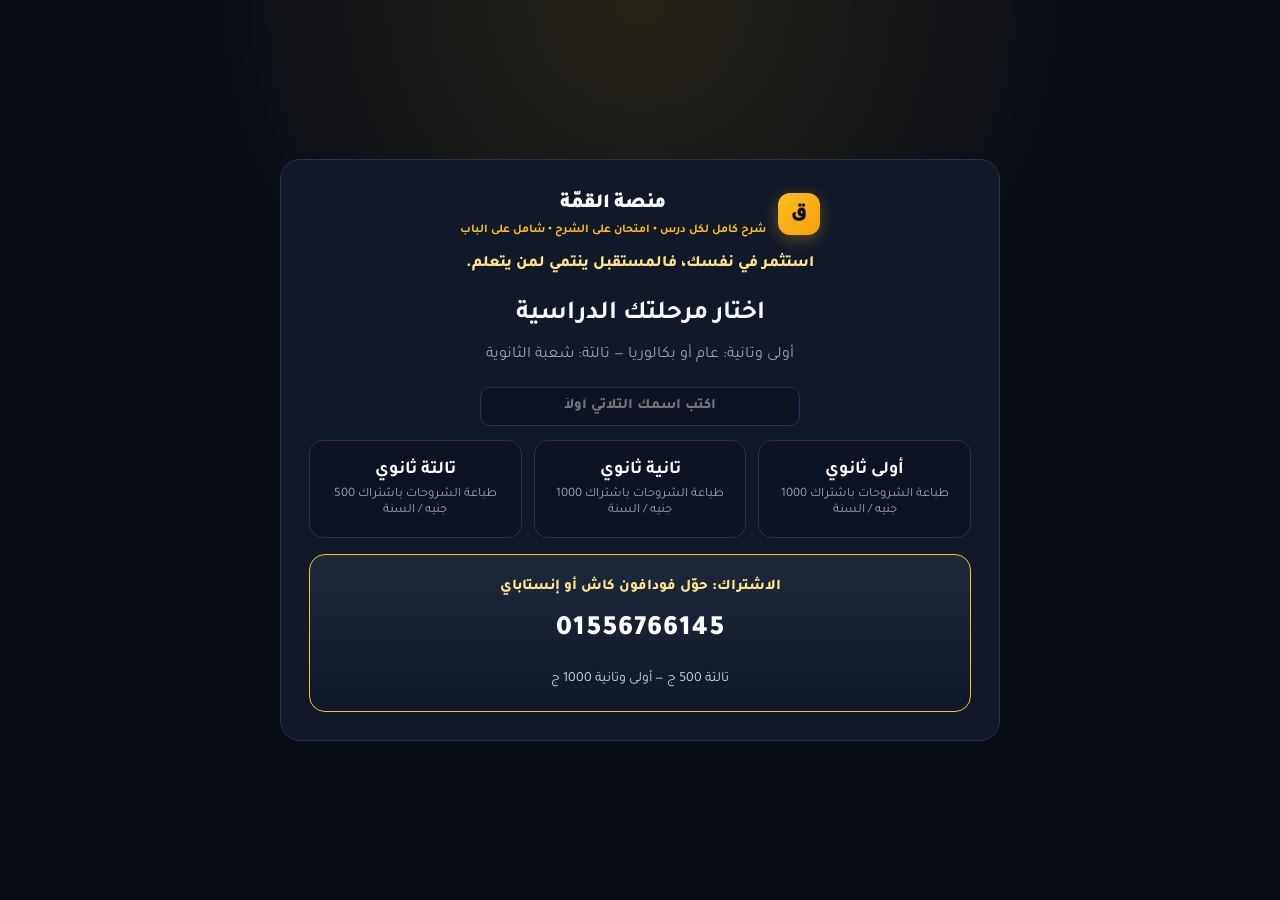
<file: index.html>
<!DOCTYPE html>
<html lang="ar" dir="rtl">
<head>
  <meta charset="UTF-8" />
  <meta name="viewport" content="width=device-width, initial-scale=1.0" />
  <title>منصة القمّة 2027 | ملخصات وامتحانات أولى وتانية وتالتة ثانوي</title>
  <meta name="description" content="منصة القمّة التعليمية — ملخصات منهج 2027 وامتحانات شاملة لكل درس وباب لطلاب أولى وتانية وتالتة ثانوي علمي علوم وعلمي رياضة وأدبي. تأسيس م/ مهاب محمد." />
  <meta name="keywords" content="منصة القمة, ملخصات ثانوية عامة 2027, امتحانات تالتة ثانوي, علمي رياضة, علمي علوم, أدبي, زيتونة, مهاب محمد" />
  <meta name="author" content="م/ مهاب محمد" />
  <meta name="robots" content="index, follow" />
  <meta property="og:title" content="منصة القمّة 2027 | ملخصات وامتحانات الثانوية" />
  <meta property="og:description" content="ملخص لكل درس + امتحان على الملخص + شامل على كل باب. أولى وتانية وتالتة ثانوي." />
  <meta property="og:type" content="website" />
  <meta property="og:locale" content="ar_EG" />
  <meta name="google-site-verification" content="" />
  <link rel="stylesheet" href="styles.css?v=20271103f" />
  <script type="application/ld+json">
  {
    "@context": "https://schema.org",
    "@type": "EducationalOrganization",
    "name": "منصة القمّة",
    "alternateName": "El-Qemma 2027",
    "description": "ملخصات وامتحانات الثانوية العامة منهج 2027",
    "founder": { "@type": "Person", "name": "مهاب محمد" }
  }
  </script>
</head>
<body class="no-print">

  <div id="gate" class="gate">
    <div class="gate-box">
      <div class="brand" style="justify-content:center;margin-bottom:8px;">
        <div class="brand-logo">ق</div>
        <div>
          <div class="brand-title">منصة القمّة</div>
          <div class="brand-sub">شرح كامل لكل درس • امتحان على الشرح • شامل على الباب</div>
        </div>
      </div>
      <p class="qemma-quote">استثمر في نفسك، فالمستقبل ينتمي لمن يتعلم.</p>
      <h1 id="gate-title">اختار مرحلتك الدراسية</h1>
      <p id="gate-sub" class="gate-sub">أولى وتانية وتالتة ثانوي — عام أو بكالوريا</p>
      <input id="gate-name" class="form-control" placeholder="اكتب اسمك الثلاثي أولاً" style="margin:0 auto 14px;max-width:320px;text-align:center;font-weight:800;" />
      <div id="gate-stages" class="gate-cards"></div>
      <div id="gate-system" class="gate-cards" style="display:none;"></div>
      <div id="gate-paths" class="gate-cards" style="display:none;"></div>
      <div id="gate-tracks" class="gate-cards" style="display:none;"></div>
      <div class="pay-number-card" style="margin-top:16px;text-align:center;">
        <div class="pay-label">الاشتراك: حوّل فودافون كاش أو إنستاباي</div>
        <a class="pay-number" href="tel:01556766145" style="font-size:28px;">01556766145</a>
        <p class="pay-hint" style="margin-bottom:0;">تالتة 500 ج — أولى وتانية 1000 ج</p>
      </div>
    </div>
  </div>

  <header class="navbar" id="app-header" style="display:none;">
    <div class="nav-inner">
      <div class="brand" onclick="goHome()">
        <div class="brand-logo">ق</div>
        <div>
          <div class="brand-title">منصة القمّة</div>
          <div class="brand-sub" id="header-context">الثانوية العامة</div>
        </div>
      </div>
      <nav class="nav-tabs">
        <button class="nav-btn active" data-tab="home" onclick="switchTab('home')">📚 المواد والشرح</button>
        <button class="nav-btn" data-tab="exams" onclick="switchTab('exams')">🔥 الامتحانات</button>
        <button class="nav-btn" data-tab="leaderboard" onclick="switchTab('leaderboard')">🏆 سجل الأبطال</button>
        <button class="nav-btn" data-tab="plans" onclick="switchTab('plans')">💳 الاشتراك</button>
        <button class="nav-btn" data-tab="founder" onclick="switchTab('founder')">💻 استوديو المؤسس</button>
      </nav>
      <div class="header-tools">
        <button class="btn-secondary" style="padding:6px 12px;font-size:13px;" onclick="openGate(true)">تغيير المرحلة / الشعبة</button>
        <button id="sub-chip" class="sub-chip" onclick="switchTab('plans')">غير مشترك</button>
      </div>
    </div>
  </header>

  <main class="main-wrap" id="app-main" style="display:none;">
    <section id="tab-home">
      <div class="hero">
        <div>
          <div class="hero-badge" id="hero-badge">مرحلتك</div>
          <h1>شرح كامل لكل درس، امتحان على الشرح، وبعدين <span>شامل على الباب</span></h1>
          <p class="qemma-quote">استثمر في نفسك، فالمستقبل ينتمي لمن يتعلم.</p>
          <p>كل درس مشروح من أوله لآخره — مش ملخص. افتح الشرح، افهم، امتحن.</p>
          <div class="hero-actions">
            <button class="btn-primary" onclick="switchTab('exams')">الامتحانات الجاهزة ⚡</button>
            <button class="btn-secondary" onclick="switchTab('plans')">اشترك للطباعة 🖨️</button>
          </div>
        </div>
        <div class="hero-stats">
          <div class="stat-card"><div class="stat-num" id="stat-subjects">0</div><div class="stat-label">مواد شعبتك</div></div>
          <div class="stat-card"><div class="stat-num" id="stat-ready">0</div><div class="stat-label">درس مشروح</div></div>
          <div class="stat-card"><div class="stat-num" id="stat-exams">0</div><div class="stat-label">امتحان شغّال</div></div>
          <div class="stat-card"><div class="stat-num" id="stat-attempts">0</div><div class="stat-label">محاولة</div></div>
        </div>
      </div>
      <div id="crumb" class="crumb"></div>
      <div id="home-view"></div>
    </section>

    <section id="tab-exams" style="display:none;">
      <div id="exams-list-view">
        <div class="filter-bar">
          <div class="section-title">امتحانات شعبتك</div>
        </div>
        <div id="exams-grid" class="cards-grid"></div>
      </div>
      <div id="exam-active-view" style="display:none;"></div>
      <div id="exam-result-view" style="display:none;"></div>
    </section>

    <section id="tab-leaderboard" style="display:none;">
      <div class="filter-bar"><div class="section-title">🏆 سجل المحاولات</div></div>
      <div id="attempts-container"></div>
    </section>

    <section id="tab-plans" style="display:none;">
      <div class="filter-bar"><div class="section-title">💳 الاشتراك — الطباعة والتحميل للمشتركين فقط</div></div>
      <div class="admin-grid">
        <div class="item-card">
          <div class="card-top"><span class="tag">تالتة ثانوي</span></div>
          <h3>500 جنيه طول السنة</h3>
          <p>تفتح طباعة كل الملخصات وتحميل PDF لكل مواد تالتة ثانوي طول العام الدراسي.</p>
          <ul class="plan-list">
            <li>قراءة الملخصات والامتحانات مجاناً لكل الطلاب</li>
            <li>الطباعة + PDF بعد الاشتراك فقط</li>
            <li>ساري لتالتة ثانوي حتى نهاية السنة</li>
          </ul>
          <button class="btn-primary" style="width:100%;" onclick="startSubscribe('g3')">اشترك تالتة ثانوي — 500 ج</button>
        </div>
        <div class="item-card">
          <div class="card-top"><span class="tag">أولى / تانية ثانوي</span></div>
          <h3>1000 جنيه طول السنة</h3>
          <p>تفتح طباعة وتحميل كل ملخصات أولى وتانية ثانوي طول السنة.</p>
          <ul class="plan-list">
            <li>قراءة وحل الامتحانات مجاناً</li>
            <li>الطباعة + PDF بعد الاشتراك</li>
            <li>ساري للمرحلة اللي هتختارها</li>
          </ul>
          <button class="btn-primary" style="width:100%;" onclick="startSubscribe('g1')">اشترك أولى/تانية — 1000 ج</button>
        </div>
      </div>
      <div class="pay-number-card">
        <div class="pay-label">حوّل الاشتراك فودافون كاش أو إنستاباي على الرقم ده</div>
        <a class="pay-number" href="tel:01556766145" id="pay-number">01556766145</a>
        <div class="pay-actions">
          <button class="btn-primary" type="button" onclick="copyPayNumber()">نسخ الرقم</button>
          <a class="btn-secondary" href="tel:01556766145">اتصال</a>
        </div>
        <p class="pay-hint">تالتة ثانوي <strong>500 ج</strong> / أولى وتانية <strong>1000 ج</strong> طول السنة. بعد التحويل ابعت سكرين للإدارة وهتوصّلك كود التفعيل. للتجربة استخدم كود المؤسس.</p>
        <div id="pay-copy-msg" class="pay-copy-msg"></div>
      </div>
      <div id="pay-box" class="pay-box">
        <h3 id="pay-title">إتمام الاشتراك</h3>
        <p>بعد التحويل على <strong>01556766145</strong> اكتب كود التفعيل. للتجربة دلوقتي: <strong>QEMMA2027</strong></p>
        <div class="form-group">
          <label>كود التفعيل</label>
          <input id="pay-code" class="form-control" placeholder="مثال: QEMMA2027" />
        </div>
        <button class="btn-primary" onclick="activateCode()">تفعيل الاشتراك</button>
        <div id="pay-msg" style="margin-top:10px;font-weight:800;"></div>
      </div>
    </section>

    <section id="tab-founder" style="display:none;">
      <div class="filter-bar">
        <div class="section-title">💻 استوديو المؤسس — م/ مهاب محمد</div>
      </div>
      <div class="admin-grid">
        <div class="item-card">
          <div class="card-top"><span class="tag">إضافة سؤال</span></div>
          <h3>أضف سؤالاً لأي امتحان</h3>
          <p>السؤال يتحفظ فوراً ويظهر للطلاب. الاختيار الأول هو الإجابة الصحيحة، والترتيب بيتلخبط في الامتحان.</p>
          <div class="form-group"><label>الامتحان</label><select id="cq-exam" class="form-control"></select></div>
          <div class="form-group"><label>نص السؤال</label><textarea id="cq-text" rows="2" class="form-control"></textarea></div>
          <div class="form-group"><label>الإجابة الصحيحة</label><input id="cq-opt0" class="form-control" /></div>
          <div class="form-group">
            <label>اختيارات خاطئة</label>
            <input id="cq-opt1" class="form-control" style="margin-bottom:6px;" />
            <input id="cq-opt2" class="form-control" style="margin-bottom:6px;" />
            <input id="cq-opt3" class="form-control" />
          </div>
          <div class="form-group"><label>شرح الحل</label><textarea id="cq-exp" rows="2" class="form-control"></textarea></div>
          <button class="btn-primary" style="width:100%;" onclick="addCustomQuestion()">حفظ السؤال</button>
          <div id="cq-msg" style="margin-top:10px;font-weight:700;"></div>
        </div>
        <div class="item-card" id="visits-card">
          <div class="card-top"><span class="tag" style="background:rgba(52,211,153,0.16);color:#34d399;">زيارات المنصة — ليك بس</span></div>
          <h3>مين فتح اللينك ودخل</h3>
          <p>القائمة دي للمؤسس فقط. الطالب بيكتب اسمه على البوابة، وبيوصلك إشعار.</p>
          <div id="visits-lock">
            <input id="founder-pin" class="form-control" placeholder="كود المؤسس" type="password" />
            <button class="btn-primary" style="width:100%;margin-top:8px;" onclick="unlockVisits()">فتح سجل الزيارات</button>
            <div id="visits-lock-msg" style="margin-top:8px;font-weight:800;"></div>
          </div>
          <div id="visits-box" style="display:none;">
            <p style="font-size:13px;color:var(--text-muted);">علشان يوصلك إشعار على الموبايل: نزّل تطبيق <strong>ntfy</strong> واشترك في الموضوع المكتوب في الشرح بعد الرفع.</p>
            <button class="btn-secondary" style="width:100%;margin-bottom:10px;" onclick="renderVisits()">تحديث القائمة</button>
            <div id="visits-list"></div>
          </div>
        </div>
      </div>
    </section>
  </main>

  <div id="summary-modal" class="modal-backdrop">
    <div class="modal-box">
      <div class="modal-header">
        <strong id="modal-title" style="color:#fff;">شرح الدرس</strong>
        <div style="display:flex;gap:8px;flex-wrap:wrap;">
          <button id="btn-print" class="btn-secondary" style="padding:5px 12px;font-size:13px;" onclick="tryPrint()">🖨️ طباعة</button>
          <a id="modal-newtab" href="#" target="_blank" class="btn-secondary" style="padding:5px 12px;font-size:13px;">فتح كامل ↗</a>
          <button onclick="closeModal()" class="btn-primary" style="padding:5px 14px;font-size:13px;">إغلاق ✕</button>
        </div>
      </div>
      <div class="read-only-bar" id="readonly-bar">نسخة قراءة فقط — الطباعة وتحميل PDF بعد الاشتراك</div>
      <div id="modal-body" class="modal-body"></div>
    </div>
  </div>

  <footer class="footer" id="app-footer" style="display:none;">
    منصة القمّة — تأسيس وتطوير: <strong style="color:#fbbf24;">م/ مهاب محمد</strong>
  </footer>

  <script src="exams-data.js?v=20271103f"></script>
  <script src="curriculum.js?v=20271103f"></script>
  <script src="content-bank.js?v=20271103f"></script>
  <script src="app.js?v=20271103f"></script>
</body>
</html>
</file>
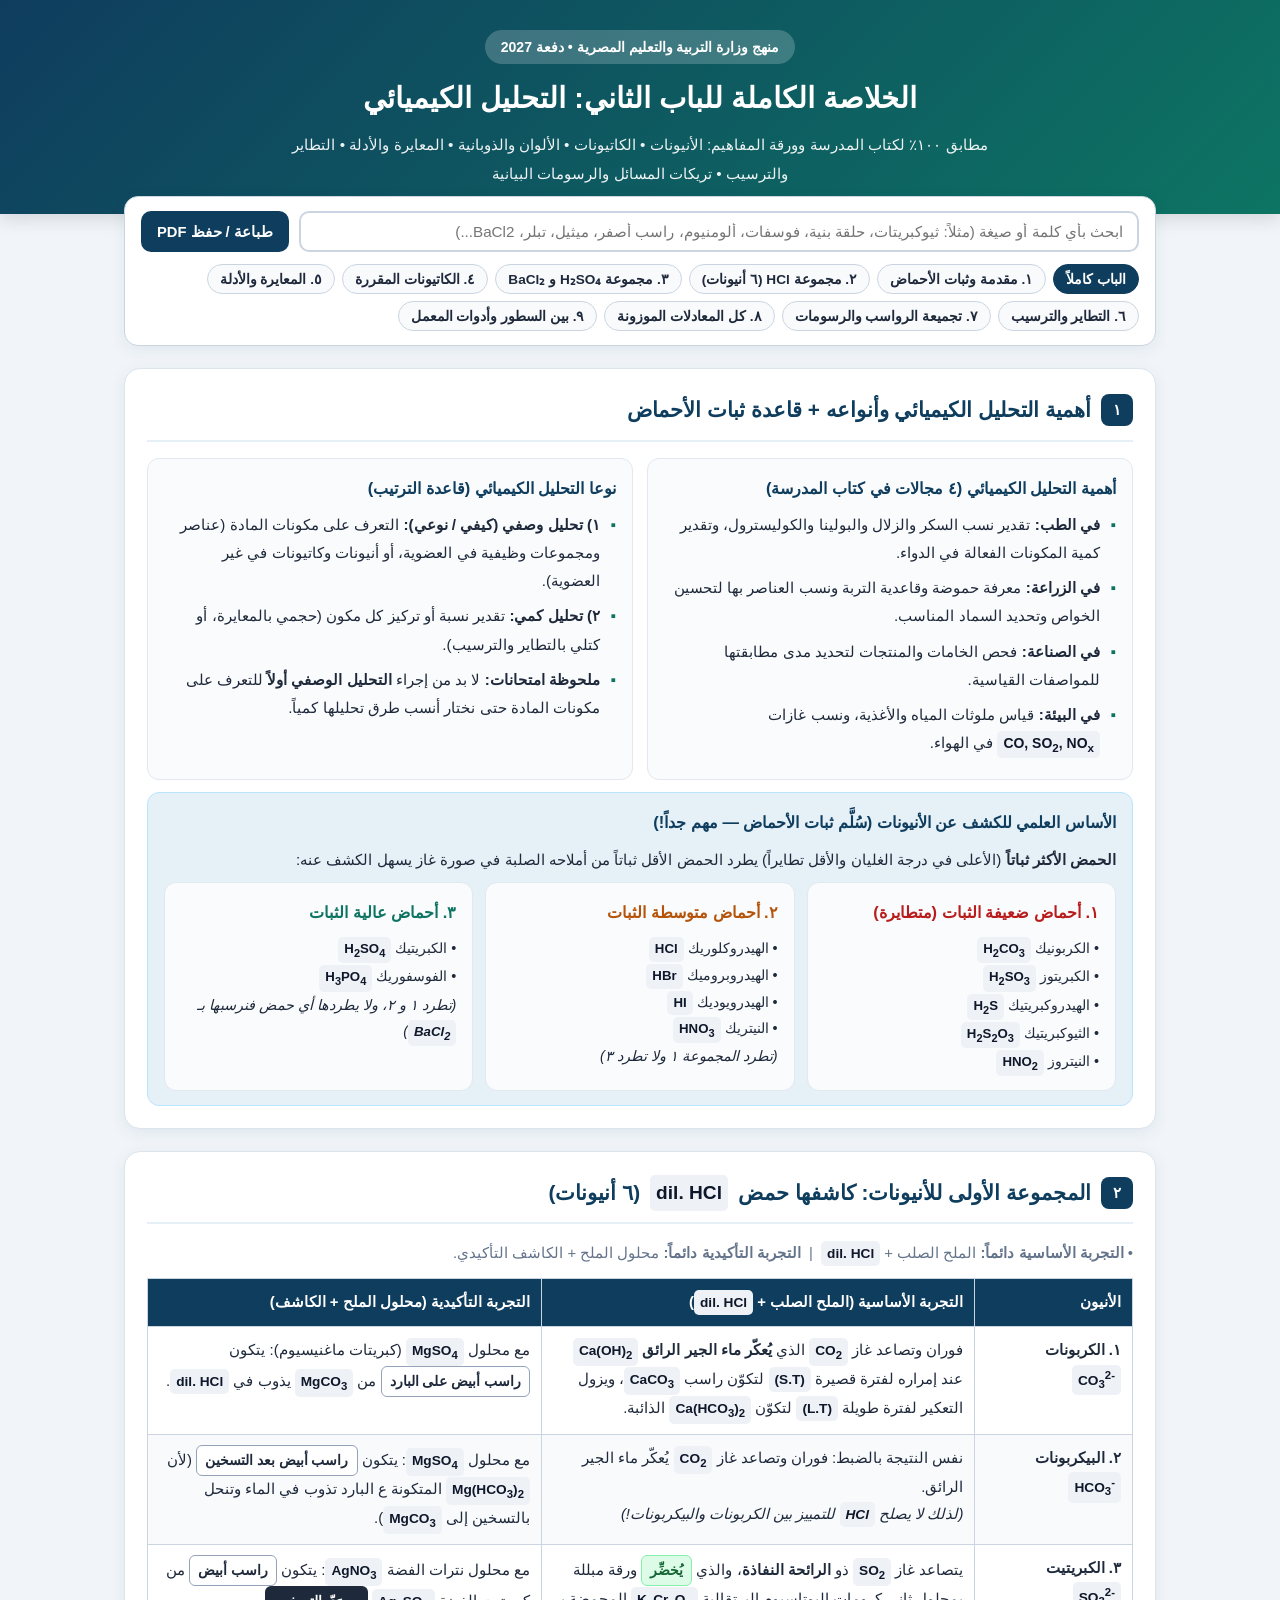
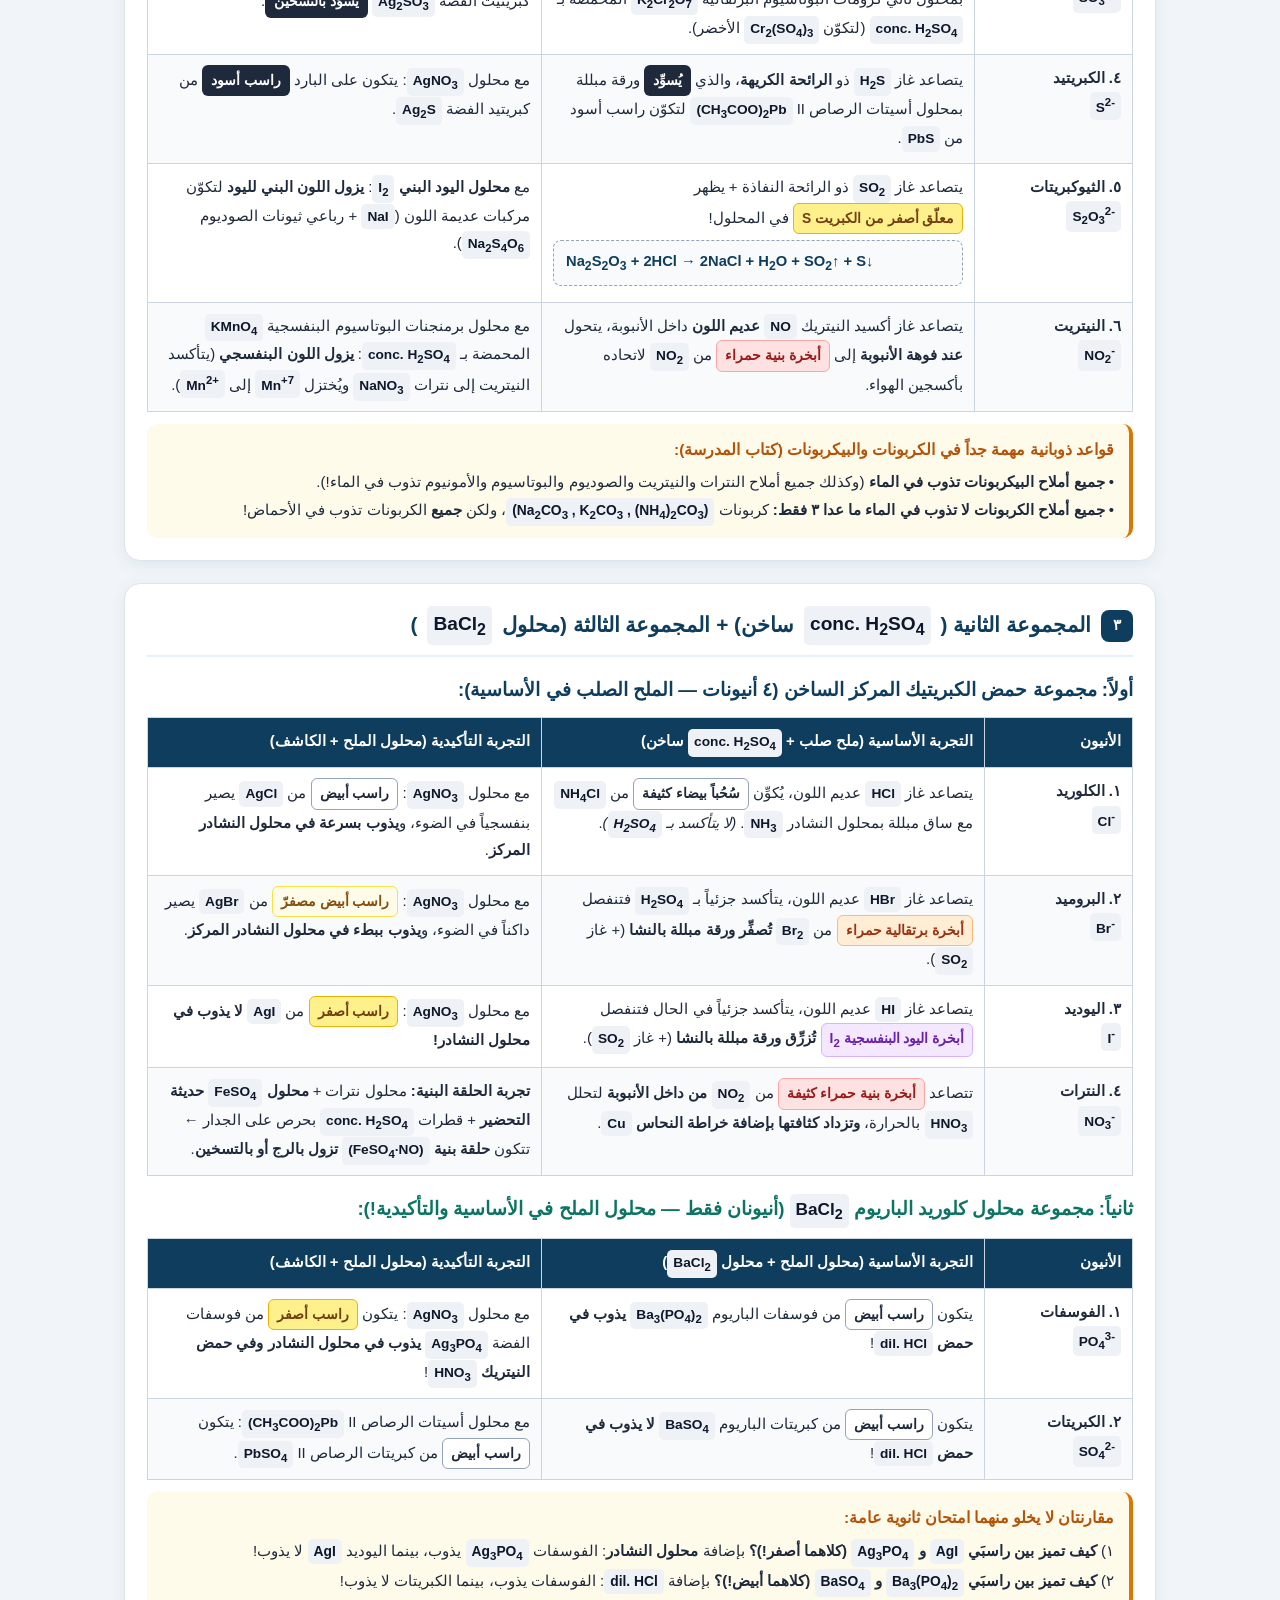
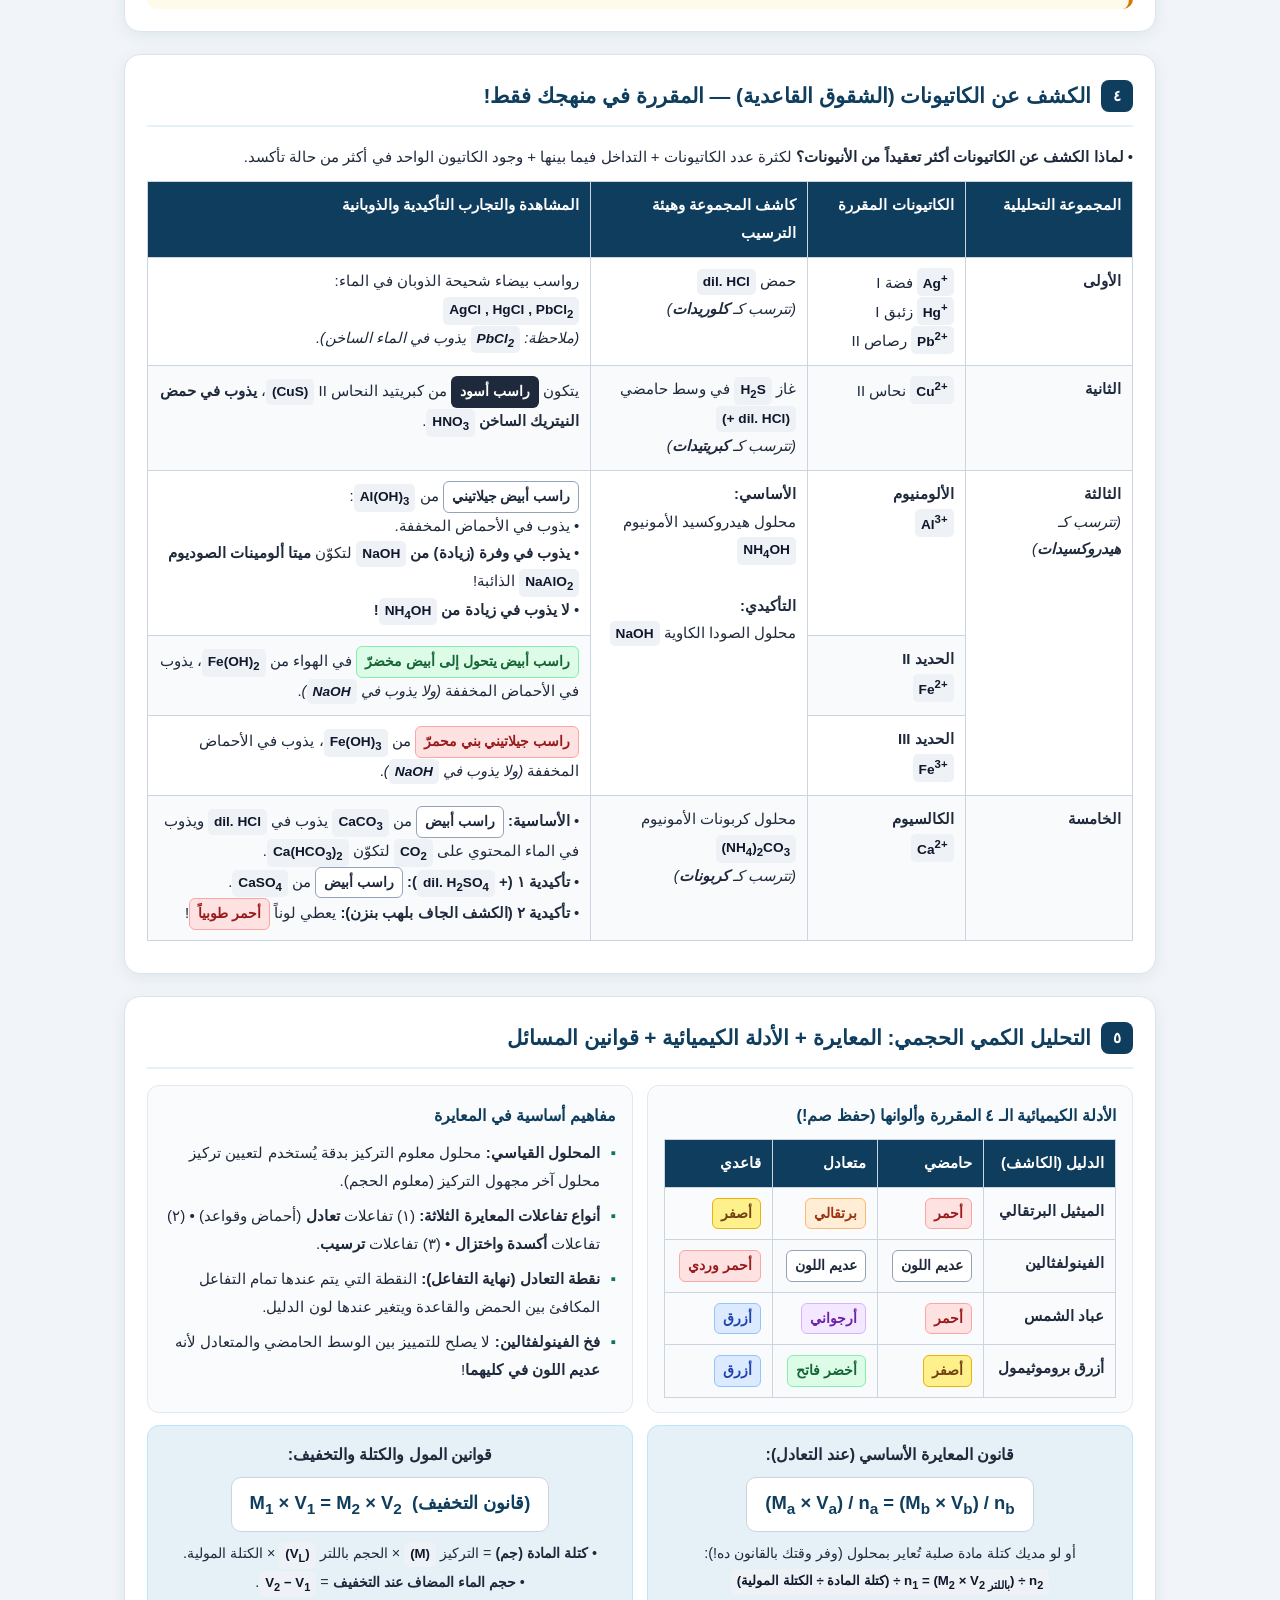
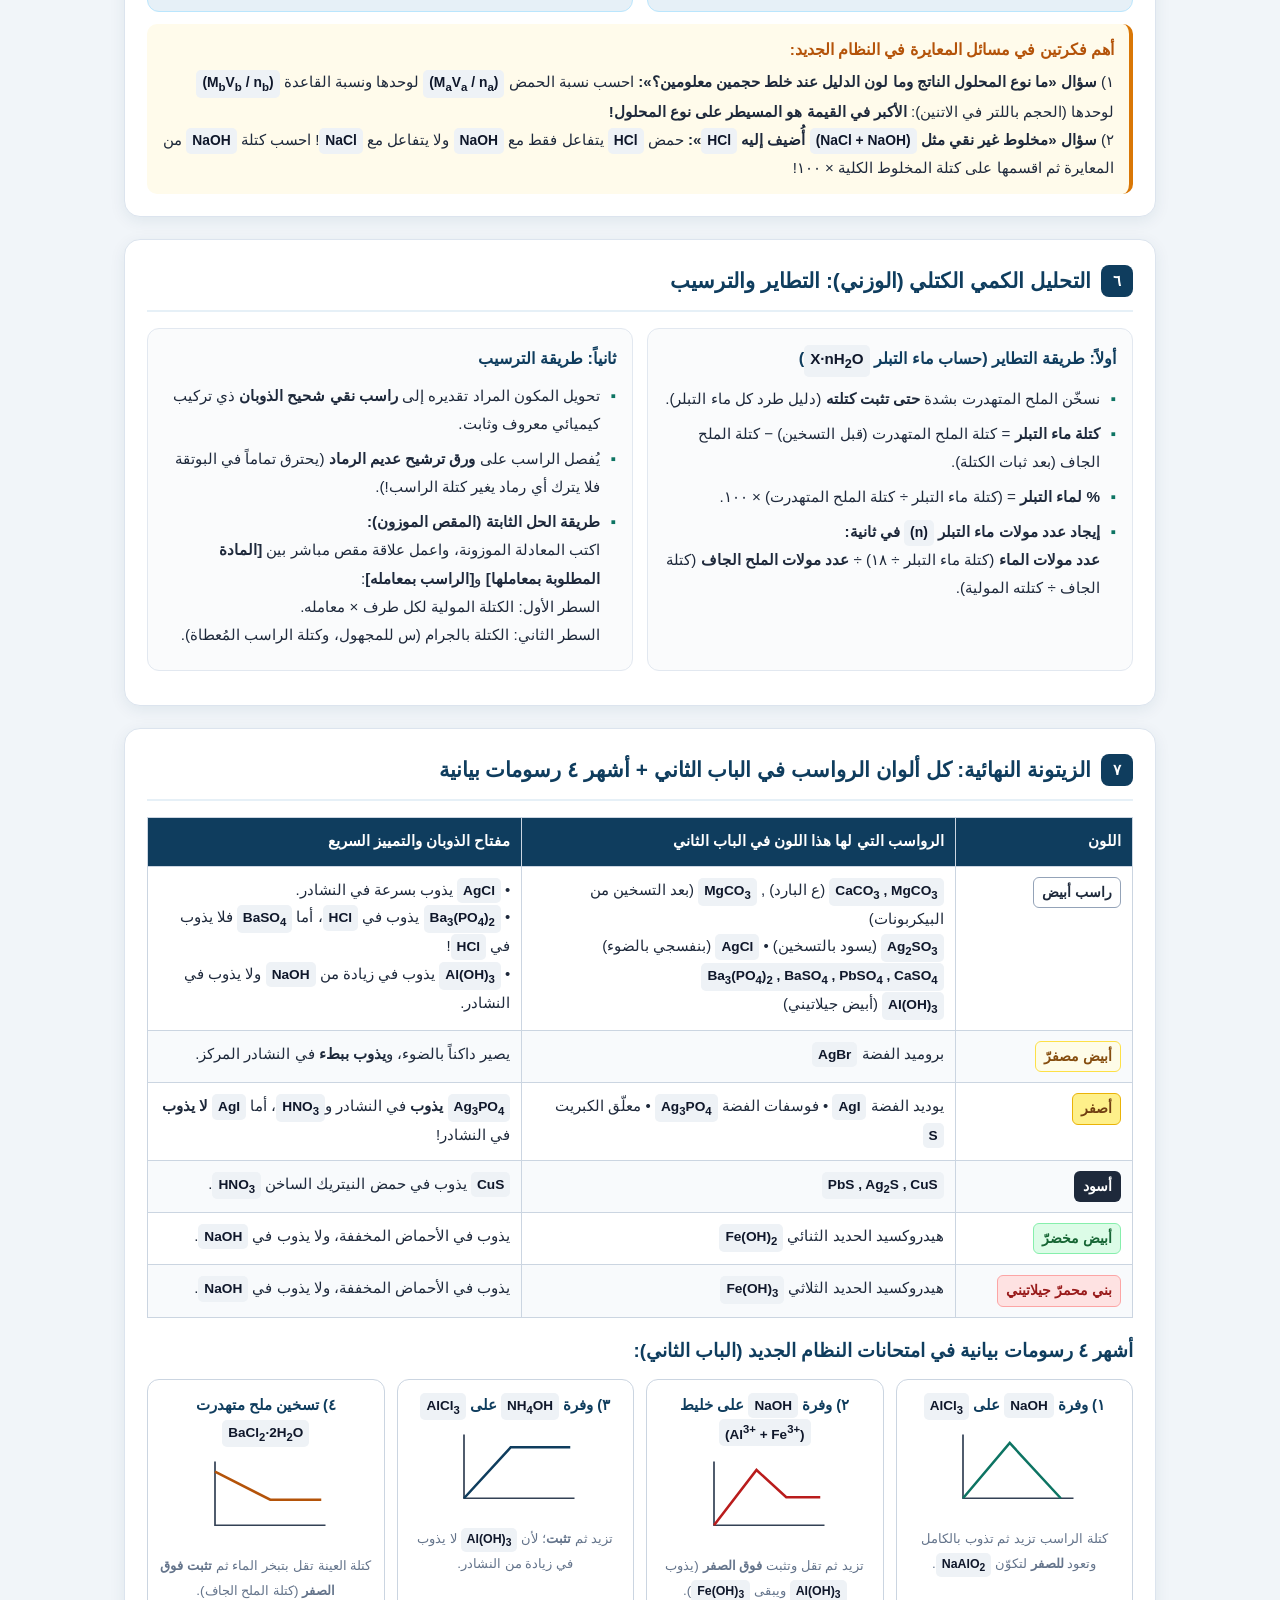
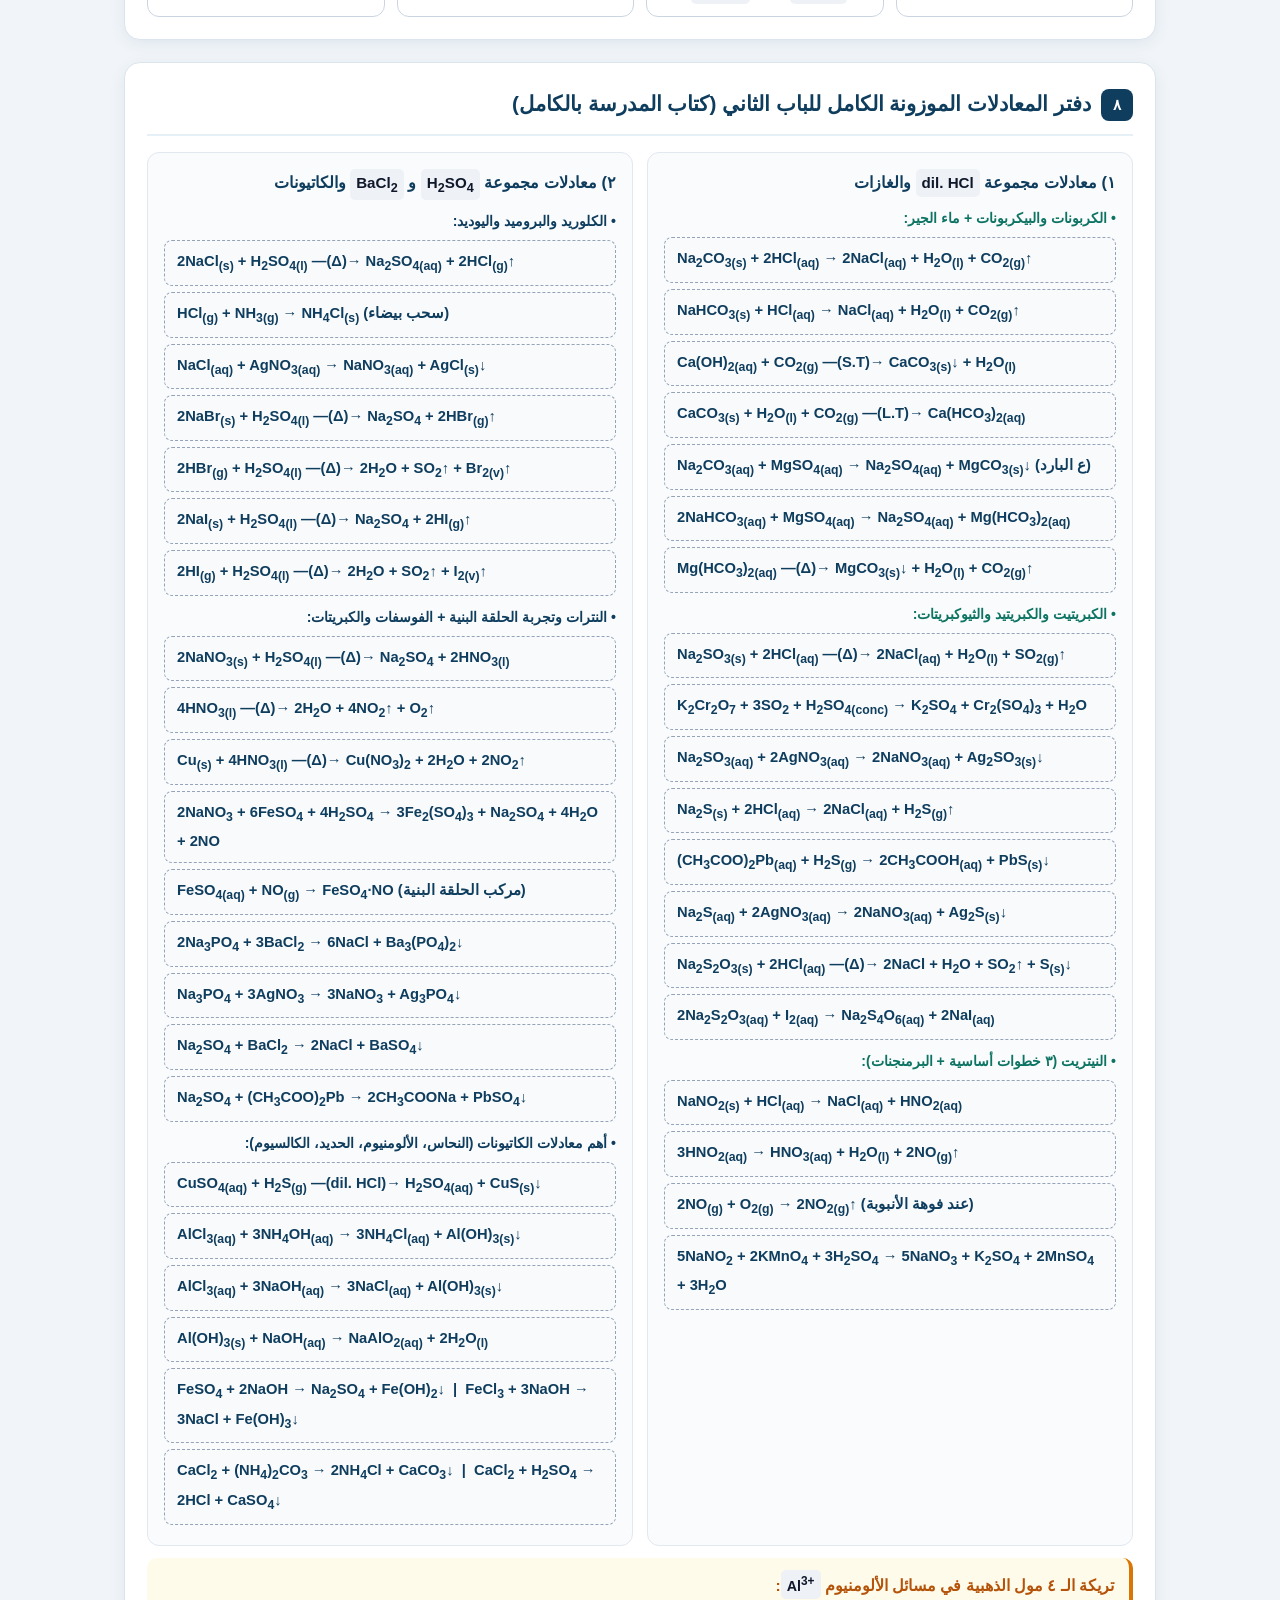
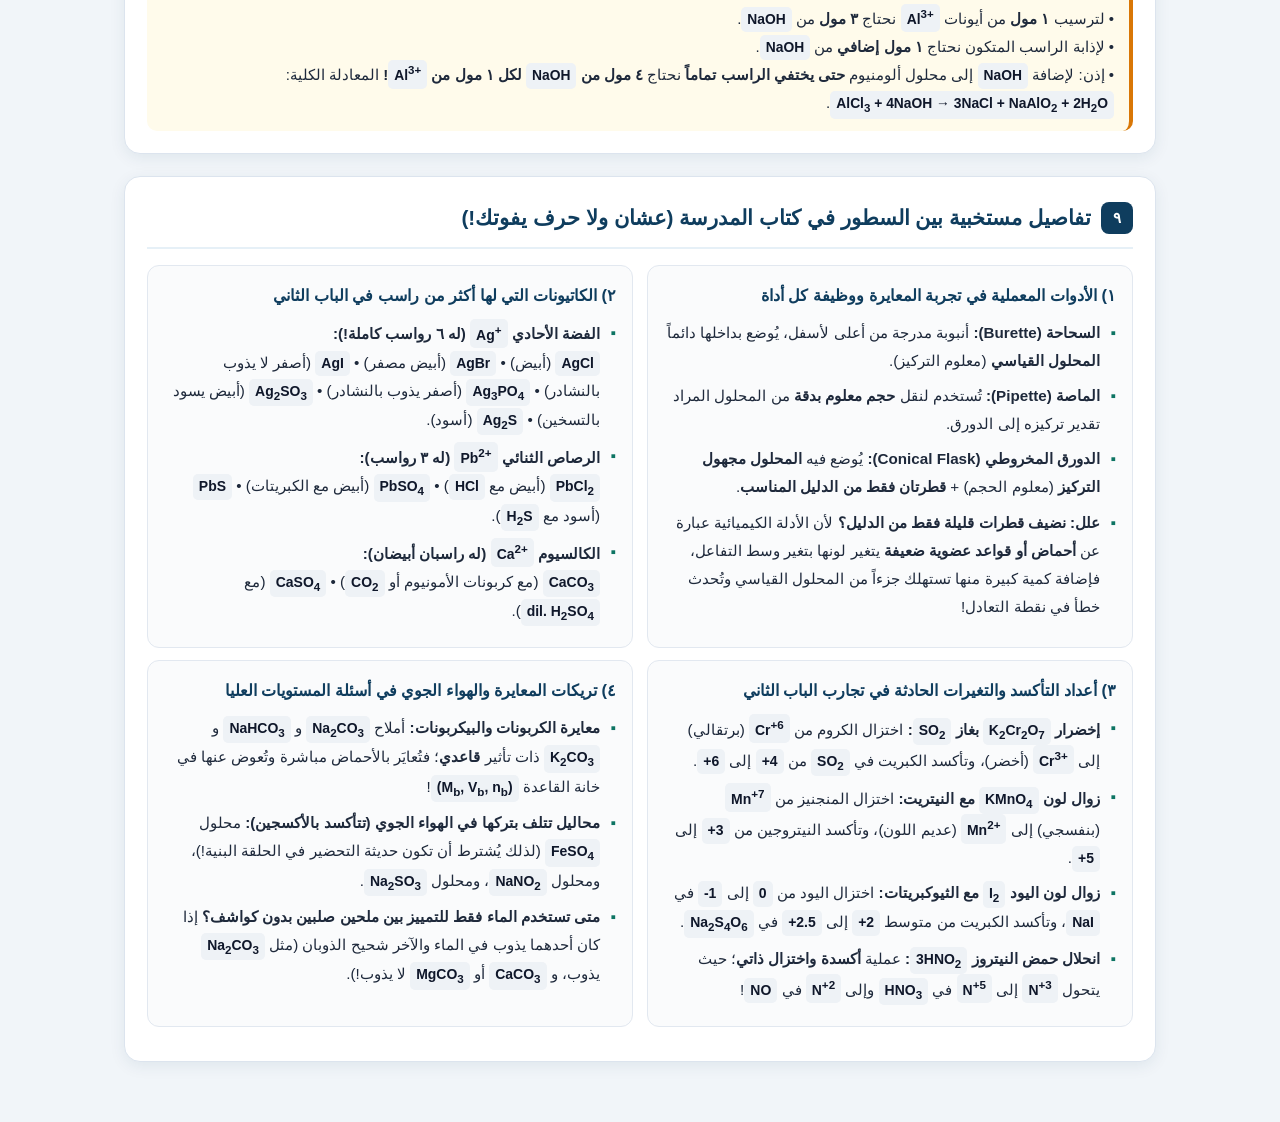
<file: +à+ä+«+▌-+º+ä+¿+º+¿-+º+ä+½+º+å+è-+â+è+à+è+º+í-+º+ä+¬+¡+ä+è+ä-+º+ä+â+è+à+è+º+ª+è-2027.html>
<!DOCTYPE html>
<html lang="ar" dir="rtl">
<head>
<meta charset="UTF-8">
<meta name="viewport" content="width=device-width, initial-scale=1.0">
<title>ملخص الباب الثاني كيمياء: التحليل الكيميائي 2027 - تالتة ثانوي</title>
<style>
  :root {
    --bg: #f1f5f9;
    --card: #ffffff;
    --primary: #0f3d5e;
    --primary-light: #e6f0f7;
    --teal: #0d7463;
    --teal-light: #e6f6f3;
    --amber: #b45309;
    --amber-light: #fef3c7;
    --red: #b91c1c;
    --red-light: #fee2e2;
    --purple: #6d28d9;
    --purple-light: #f3e8ff;
    --text: #1e293b;
    --muted: #64748b;
    --border: #cbd5e1;
    --shadow: 0 4px 16px rgba(15, 61, 94, 0.08);
  }

  * { box-sizing: border-box; margin: 0; padding: 0; }

  body {
    font-family: 'Segoe UI', Tahoma, 'Geeza Pro', Arial, sans-serif;
    background-color: var(--bg);
    color: var(--text);
    line-height: 1.85;
    padding-bottom: 60px;
  }

  .header {
    background: linear-gradient(135deg, #0f3d5e 0%, #0d7463 100%);
    color: #fff;
    padding: 30px 20px 26px;
    text-align: center;
    box-shadow: 0 4px 18px rgba(0,0,0,0.14);
  }

  .header-badge {
    display: inline-block;
    background: rgba(255,255,255,0.2);
    padding: 4px 16px;
    border-radius: 999px;
    font-size: 0.88rem;
    font-weight: 700;
    margin-bottom: 8px;
  }

  .header h1 {
    font-size: 1.8rem;
    margin-bottom: 6px;
  }

  .header p {
    font-size: 0.96rem;
    opacity: 0.93;
    max-width: 720px;
    margin: 0 auto;
  }

  .controls {
    max-width: 1060px;
    margin: -18px auto 22px;
    padding: 0 14px;
  }

  .controls-box {
    background: var(--card);
    border-radius: 14px;
    padding: 14px 16px;
    box-shadow: var(--shadow);
    border: 1px solid var(--border);
  }

  .search-row {
    display: flex;
    gap: 10px;
    margin-bottom: 12px;
    flex-wrap: wrap;
  }

  .search-input {
    flex: 1;
    min-width: 230px;
    padding: 10px 14px;
    border: 2px solid var(--border);
    border-radius: 10px;
    font-family: inherit;
    font-size: 0.95rem;
    outline: none;
  }

  .search-input:focus { border-color: var(--primary); }

  .print-btn {
    background: var(--primary);
    color: #fff;
    border: none;
    border-radius: 10px;
    padding: 10px 16px;
    font-family: inherit;
    font-size: 0.92rem;
    font-weight: 700;
    cursor: pointer;
  }

  .tabs {
    display: flex;
    gap: 7px;
    flex-wrap: wrap;
  }

  .tab-btn {
    background: #f8fafc;
    color: var(--text);
    border: 1px solid var(--border);
    padding: 6px 12px;
    border-radius: 999px;
    font-family: inherit;
    font-size: 0.85rem;
    font-weight: 700;
    cursor: pointer;
    transition: all 0.16s;
  }

  .tab-btn:hover { background: var(--primary-light); border-color: var(--primary); }
  .tab-btn.active { background: var(--primary); color: #fff; border-color: var(--primary); }

  .container {
    max-width: 1060px;
    margin: 0 auto;
    padding: 0 14px;
    display: flex;
    flex-direction: column;
    gap: 22px;
  }

  .section-card {
    background: var(--card);
    border-radius: 16px;
    padding: 22px;
    box-shadow: var(--shadow);
    border: 1px solid #dce4ee;
  }

  .section-title {
    display: flex;
    align-items: center;
    gap: 10px;
    font-size: 1.3rem;
    color: var(--primary);
    border-bottom: 2px solid var(--primary-light);
    padding-bottom: 10px;
    margin-bottom: 16px;
  }

  .sec-num {
    background: var(--primary);
    color: #fff;
    width: 32px;
    height: 32px;
    border-radius: 8px;
    display: inline-flex;
    align-items: center;
    justify-content: center;
    font-size: 0.95rem;
    font-weight: 700;
    flex-shrink: 0;
  }

  /* صيغ ومعادلات كيميائية من اليسار لليمين دائماً */
  .chem {
    direction: ltr;
    unicode-bidi: embed;
    display: inline-block;
    font-family: 'Segoe UI', Tahoma, sans-serif;
    font-weight: 700;
    background: #eef2f6;
    color: #0f172a;
    padding: 0px 6px;
    border-radius: 5px;
    font-size: 0.92em;
  }

  .eq-box {
    direction: ltr;
    text-align: left;
    background: #f8fafc;
    border: 1px dashed #94a3b8;
    border-radius: 8px;
    padding: 7px 12px;
    margin: 6px 0;
    font-family: 'Segoe UI', Tahoma, sans-serif;
    font-weight: 700;
    font-size: 0.92rem;
    color: #0f3d5e;
    overflow-x: auto;
  }

  .grid-2 {
    display: grid;
    grid-template-columns: repeat(auto-fit, minmax(300px, 1fr));
    gap: 14px;
    margin-bottom: 12px;
  }

  .grid-3 {
    display: grid;
    grid-template-columns: repeat(auto-fit, minmax(230px, 1fr));
    gap: 12px;
    margin-bottom: 12px;
  }

  .box {
    background: #fafbfc;
    border: 1px solid #e2e8f0;
    border-radius: 12px;
    padding: 14px 16px;
  }

  .box h3 {
    font-size: 1.03rem;
    color: var(--primary);
    margin-bottom: 8px;
  }

  ul.list {
    list-style: none;
    padding-right: 0;
  }

  ul.list li {
    position: relative;
    padding-right: 16px;
    margin-bottom: 7px;
    font-size: 0.95rem;
  }

  ul.list li::before {
    content: "▪";
    position: absolute;
    right: 0;
    color: var(--teal);
  }

  table.chem-table {
    width: 100%;
    border-collapse: collapse;
    margin: 10px 0;
    font-size: 0.93rem;
  }

  table.chem-table th,
  table.chem-table td {
    border: 1px solid #cbd5e1;
    padding: 10px 11px;
    text-align: right;
    vertical-align: top;
  }

  table.chem-table th {
    background: var(--primary);
    color: #fff;
    font-weight: 700;
  }

  table.chem-table tr:nth-child(even) { background: #f8fafc; }

  /* ألوان الرواسب والأدلة كشارات واضحة */
  .ppt {
    display: inline-block;
    padding: 2px 8px;
    border-radius: 6px;
    font-weight: 700;
    font-size: 0.86rem;
    border: 1px solid transparent;
  }
  .p-white { background: #ffffff; color: #1e293b; border-color: #94a3b8; }
  .p-ywhite { background: #fefce8; color: #854d0e; border-color: #fde047; }
  .p-yellow { background: #fef08a; color: #713f12; border-color: #eab308; }
  .p-black { background: #1e293b; color: #ffffff; }
  .p-green { background: #dcfce7; color: #166534; border-color: #86efac; }
  .p-redbrown { background: #fee2e2; color: #991b1b; border-color: #fca5a5; }
  .p-violet { background: #f3e8ff; color: #6b21a8; border-color: #d8b4fe; }
  .p-orange { background: #ffedd5; color: #9a3412; border-color: #fdba74; }
  .p-blue { background: #dbeafe; color: #1e40af; border-color: #93c5fd; }

  .trap {
    background: #fffbeb;
    border-right: 4px solid #d97706;
    border-radius: 10px;
    padding: 12px 15px;
    margin-top: 12px;
    font-size: 0.94rem;
  }

  .trap strong.t-head {
    color: #b45309;
    display: block;
    margin-bottom: 4px;
    font-size: 0.97rem;
  }

  .law-card {
    background: var(--primary-light);
    border: 1px solid #bae6fd;
    border-radius: 12px;
    padding: 14px 16px;
    text-align: center;
  }

  .law-math {
    direction: ltr;
    font-size: 1.15rem;
    font-weight: 800;
    color: var(--primary);
    background: #fff;
    display: inline-block;
    padding: 8px 18px;
    border-radius: 10px;
    margin: 8px 0;
    border: 1px solid #cbd5e1;
  }

  .graph-grid {
    display: grid;
    grid-template-columns: repeat(auto-fit, minmax(220px, 1fr));
    gap: 12px;
    margin-top: 10px;
  }

  .graph-box {
    background: #fff;
    border: 1px solid #cbd5e1;
    border-radius: 12px;
    padding: 12px;
    text-align: center;
  }

  .graph-box h4 {
    font-size: 0.92rem;
    color: var(--primary);
    margin-bottom: 6px;
  }

  .graph-box p {
    font-size: 0.84rem;
    color: var(--muted);
    margin-top: 6px;
  }

  .hidden { display: none !important; }
  .empty-msg {
    text-align: center;
    padding: 30px;
    background: #fff;
    border-radius: 14px;
    color: var(--muted);
    display: none;
  }

  @media print {
    body { background: #fff; padding: 0; }
    .controls { display: none; }
    .header { -webkit-print-color-adjust: exact; print-color-adjust: exact; padding: 16px; }
    .section-card { box-shadow: none; break-inside: avoid; margin-bottom: 14px; border: 1px solid #94a3b8; }
    .ppt, table.chem-table th { -webkit-print-color-adjust: exact; print-color-adjust: exact; }
  }
</style>
</head>
<body>

<div class="header">
  <div class="header-badge">منهج وزارة التربية والتعليم المصرية • دفعة 2027</div>
  <h1>الخلاصة الكاملة للباب الثاني: التحليل الكيميائي</h1>
  <p>مطابق ١٠٠٪ لكتاب المدرسة وورقة المفاهيم: الأنيونات • الكاتيونات • الألوان والذوبانية • المعايرة والأدلة • التطاير والترسيب • تريكات المسائل والرسومات البيانية</p>
</div>

<div class="controls">
  <div class="controls-box">
    <div class="search-row">
      <input type="text" id="searchInput" class="search-input" placeholder="ابحث بأي كلمة أو صيغة (مثلاً: ثيوكبريتات، حلقة بنية، فوسفات، ألومنيوم، راسب أصفر، ميثيل، تبلر، BaCl2...)">
      <button class="print-btn" onclick="window.print()">طباعة / حفظ PDF</button>
    </div>
    <div class="tabs">
      <button class="tab-btn active" data-cat="all">الباب كاملاً</button>
      <button class="tab-btn" data-cat="intro">١. مقدمة وثبات الأحماض</button>
      <button class="tab-btn" data-cat="hcl">٢. مجموعة HCl (٦ أنيونات)</button>
      <button class="tab-btn" data-cat="h2so4">٣. مجموعة H₂SO₄ و BaCl₂</button>
      <button class="tab-btn" data-cat="cations">٤. الكاتيونات المقررة</button>
      <button class="tab-btn" data-cat="titration">٥. المعايرة والأدلة</button>
      <button class="tab-btn" data-cat="grav">٦. التطاير والترسيب</button>
      <button class="tab-btn" data-cat="summary">٧. تجميعة الرواسب والرسومات</button>
      <button class="tab-btn" data-cat="equations">٨. كل المعادلات الموزونة</button>
      <button class="tab-btn" data-cat="details">٩. بين السطور وأدوات المعمل</button>
    </div>
  </div>
</div>

<div class="container" id="cardsContainer">

  <!-- ١. مقدمة وثبات الأحماض -->
  <div class="section-card" data-cat="intro">
    <h2 class="section-title"><span class="sec-num">١</span> أهمية التحليل الكيميائي وأنواعه + قاعدة ثبات الأحماض</h2>

    <div class="grid-2">
      <div class="box">
        <h3>أهمية التحليل الكيميائي (٤ مجالات في كتاب المدرسة)</h3>
        <ul class="list">
          <li><strong>في الطب:</strong> تقدير نسب السكر والزلال والبولينا والكوليسترول، وتقدير كمية المكونات الفعالة في الدواء.</li>
          <li><strong>في الزراعة:</strong> معرفة حموضة وقاعدية التربة ونسب العناصر بها لتحسين الخواص وتحديد السماد المناسب.</li>
          <li><strong>في الصناعة:</strong> فحص الخامات والمنتجات لتحديد مدى مطابقتها للمواصفات القياسية.</li>
          <li><strong>في البيئة:</strong> قياس ملوثات المياه والأغذية، ونسب غازات <span class="chem">CO, SO<sub>2</sub>, NO<sub>x</sub></span> في الهواء.</li>
        </ul>
      </div>

      <div class="box">
        <h3>نوعا التحليل الكيميائي (قاعدة الترتيب)</h3>
        <ul class="list">
          <li><strong>١) تحليل وصفي (كيفي / نوعي):</strong> التعرف على مكونات المادة (عناصر ومجموعات وظيفية في العضوية، أو أنيونات وكاتيونات في غير العضوية).</li>
          <li><strong>٢) تحليل كمي:</strong> تقدير نسبة أو تركيز كل مكون (حجمي بالمعايرة، أو كتلي بالتطاير والترسيب).</li>
          <li><strong>ملحوظة امتحانات:</strong> لا بد من إجراء <strong>التحليل الوصفي أولاً</strong> للتعرف على مكونات المادة حتى نختار أنسب طرق تحليلها كمياً.</li>
        </ul>
      </div>
    </div>

    <div class="box" style="background: var(--primary-light); border-color: #bae6fd;">
      <h3>الأساس العلمي للكشف عن الأنيونات (سُلَّم ثبات الأحماض — مهم جداً!)</h3>
      <p style="font-size:0.95rem; margin-bottom:8px;">
        <strong>الحمض الأكثر ثباتاً</strong> (الأعلى في درجة الغليان والأقل تطايراً) يطرد الحمض الأقل ثباتاً من أملاحه الصلبة في صورة غاز يسهل الكشف عنه:
      </p>
      <div class="grid-3" style="margin-bottom:0;">
        <div class="box">
          <h3 style="color:var(--red);">١. أحماض ضعيفة الثبات (متطايرة)</h3>
          <p style="font-size:0.9rem;">
            • الكربونيك <span class="chem">H<sub>2</sub>CO<sub>3</sub></span><br>
            • الكبريتوز <span class="chem">H<sub>2</sub>SO<sub>3</sub></span><br>
            • الهيدروكبريتيك <span class="chem">H<sub>2</sub>S</span><br>
            • الثيوكبريتيك <span class="chem">H<sub>2</sub>S<sub>2</sub>O<sub>3</sub></span><br>
            • النيتروز <span class="chem">HNO<sub>2</sub></span>
          </p>
        </div>
        <div class="box">
          <h3 style="color:var(--amber);">٢. أحماض متوسطة الثبات</h3>
          <p style="font-size:0.9rem;">
            • الهيدروكلوريك <span class="chem">HCl</span><br>
            • الهيدروبروميك <span class="chem">HBr</span><br>
            • الهيدرويوديك <span class="chem">HI</span><br>
            • النيتريك <span class="chem">HNO<sub>3</sub></span><br>
            <em>(تطرد المجموعة ١ ولا تطرد ٣)</em>
          </p>
        </div>
        <div class="box">
          <h3 style="color:var(--teal);">٣. أحماض عالية الثبات</h3>
          <p style="font-size:0.9rem;">
            • الكبريتيك <span class="chem">H<sub>2</sub>SO<sub>4</sub></span><br>
            • الفوسفوريك <span class="chem">H<sub>3</sub>PO<sub>4</sub></span><br>
            <em>(تطرد ١ و ٢، ولا يطردها أي حمض فنرسبها بـ <span class="chem">BaCl<sub>2</sub></span>)</em>
          </p>
        </div>
      </div>
    </div>
  </div>

  <!-- ٢. مجموعة HCl المخفف -->
  <div class="section-card" data-cat="hcl">
    <h2 class="section-title"><span class="sec-num">٢</span> المجموعة الأولى للأنيونات: كاشفها حمض <span class="chem">dil. HCl</span> (٦ أنيونات)</h2>
    <p style="font-size:0.93rem; color:var(--muted); margin-bottom:10px;">
      • <strong>التجربة الأساسية دائماً:</strong> الملح الصلب + <span class="chem">dil. HCl</span> &nbsp;|&nbsp; <strong>التجربة التأكيدية دائماً:</strong> محلول الملح + الكاشف التأكيدي.
    </p>

    <table class="chem-table">
      <thead>
        <tr>
          <th style="width:16%;">الأنيون</th>
          <th style="width:44%;">التجربة الأساسية (الملح الصلب + <span class="chem">dil. HCl</span>)</th>
          <th style="width:40%;">التجربة التأكيدية (محلول الملح + الكاشف)</th>
        </tr>
      </thead>
      <tbody>
        <tr>
          <td><strong>١. الكربونات</strong><br><span class="chem">CO<sub>3</sub><sup>2-</sup></span></td>
          <td>فوران وتصاعد غاز <span class="chem">CO<sub>2</sub></span> الذي <strong>يُعكّر ماء الجير الرائق</strong> <span class="chem">Ca(OH)<sub>2</sub></span> عند إمراره لفترة قصيرة <span class="chem">(S.T)</span> لتكوّن راسب <span class="chem">CaCO<sub>3</sub></span>، ويزول التعكير لفترة طويلة <span class="chem">(L.T)</span> لتكوّن <span class="chem">Ca(HCO<sub>3</sub>)<sub>2</sub></span> الذائبة.</td>
          <td>مع محلول <span class="chem">MgSO<sub>4</sub></span> (كبريتات ماغنيسيوم): يتكون <span class="ppt p-white">راسب أبيض على البارد</span> من <span class="chem">MgCO<sub>3</sub></span> يذوب في <span class="chem">dil. HCl</span>.</td>
        </tr>
        <tr>
          <td><strong>٢. البيكربونات</strong><br><span class="chem">HCO<sub>3</sub><sup>-</sup></span></td>
          <td>نفس النتيجة بالضبط: فوران وتصاعد غاز <span class="chem">CO<sub>2</sub></span> يُعكّر ماء الجير الرائق.<br><em>(لذلك لا يصلح <span class="chem">HCl</span> للتمييز بين الكربونات والبيكربونات!)</em></td>
          <td>مع محلول <span class="chem">MgSO<sub>4</sub></span>: يتكون <span class="ppt p-white">راسب أبيض بعد التسخين</span> (لأن <span class="chem">Mg(HCO<sub>3</sub>)<sub>2</sub></span> المتكونة ع البارد تذوب في الماء وتنحل بالتسخين إلى <span class="chem">MgCO<sub>3</sub></span>).</td>
        </tr>
        <tr>
          <td><strong>٣. الكبريتيت</strong><br><span class="chem">SO<sub>3</sub><sup>2-</sup></span></td>
          <td>يتصاعد غاز <span class="chem">SO<sub>2</sub></span> ذو <strong>الرائحة النفاذة</strong>، والذي <span class="ppt p-green">يُخضِّر</span> ورقة مبللة بمحلول ثاني كرومات البوتاسيوم البرتقالية <span class="chem">K<sub>2</sub>Cr<sub>2</sub>O<sub>7</sub></span> المحمضة بـ <span class="chem">conc. H<sub>2</sub>SO<sub>4</sub></span> (لتكوّن <span class="chem">Cr<sub>2</sub>(SO<sub>4</sub>)<sub>3</sub></span> الأخضر).</td>
          <td>مع محلول نترات الفضة <span class="chem">AgNO<sub>3</sub></span>: يتكون <span class="ppt p-white">راسب أبيض</span> من كبريتيت الفضة <span class="chem">Ag<sub>2</sub>SO<sub>3</sub></span> <span class="ppt p-black">يسوَدّ بالتسخين</span>.</td>
        </tr>
        <tr>
          <td><strong>٤. الكبريتيد</strong><br><span class="chem">S<sup>2-</sup></span></td>
          <td>يتصاعد غاز <span class="chem">H<sub>2</sub>S</span> ذو <strong>الرائحة الكريهة</strong>، والذي <span class="ppt p-black">يُسوِّد</span> ورقة مبللة بمحلول أسيتات الرصاص II <span class="chem">(CH<sub>3</sub>COO)<sub>2</sub>Pb</span> لتكوّن راسب أسود من <span class="chem">PbS</span>.</td>
          <td>مع محلول <span class="chem">AgNO<sub>3</sub></span>: يتكون على البارد <span class="ppt p-black">راسب أسود</span> من كبريتيد الفضة <span class="chem">Ag<sub>2</sub>S</span>.</td>
        </tr>
        <tr>
          <td><strong>٥. الثيوكبريتات</strong><br><span class="chem">S<sub>2</sub>O<sub>3</sub><sup>2-</sup></span></td>
          <td>يتصاعد غاز <span class="chem">SO<sub>2</sub></span> ذو الرائحة النفاذة + يظهر <span class="ppt p-yellow">معلّق أصفر من الكبريت S</span> في المحلول!<br><div class="eq-box">Na<sub>2</sub>S<sub>2</sub>O<sub>3</sub> + 2HCl → 2NaCl + H<sub>2</sub>O + SO<sub>2</sub>↑ + S↓</div></td>
          <td>مع <strong>محلول اليود البني <span class="chem">I<sub>2</sub></span></strong>: <strong>يزول اللون البني لليود</strong> لتكوّن مركبات عديمة اللون (<span class="chem">NaI</span> + رباعي ثيونات الصوديوم <span class="chem">Na<sub>2</sub>S<sub>4</sub>O<sub>6</sub></span>).</td>
        </tr>
        <tr>
          <td><strong>٦. النيتريت</strong><br><span class="chem">NO<sub>2</sub><sup>-</sup></span></td>
          <td>يتصاعد غاز أكسيد النيتريك <span class="chem">NO</span> <strong>عديم اللون</strong> داخل الأنبوبة، يتحول <strong>عند فوهة الأنبوبة</strong> إلى <span class="ppt p-redbrown">أبخرة بنية حمراء</span> من <span class="chem">NO<sub>2</sub></span> لاتحاده بأكسجين الهواء.</td>
          <td>مع محلول برمنجنات البوتاسيوم البنفسجية <span class="chem">KMnO<sub>4</sub></span> المحمضة بـ <span class="chem">conc. H<sub>2</sub>SO<sub>4</sub></span>: <strong>يزول اللون البنفسجي</strong> (يتأكسد النيتريت إلى نترات <span class="chem">NaNO<sub>3</sub></span> ويُختزل <span class="chem">Mn<sup>+7</sup></span> إلى <span class="chem">Mn<sup>2+</sup></span>).</td>
        </tr>
      </tbody>
    </table>

    <div class="trap">
      <strong class="t-head">قواعد ذوبانية مهمة جداً في الكربونات والبيكربونات (كتاب المدرسة):</strong>
      • <strong>جميع أملاح البيكربونات تذوب في الماء</strong> (وكذلك جميع أملاح النترات والنيتريت والصوديوم والبوتاسيوم والأمونيوم تذوب في الماء!).<br>
      • <strong>جميع أملاح الكربونات لا تذوب في الماء ما عدا ٣ فقط:</strong> كربونات <span class="chem">(Na<sub>2</sub>CO<sub>3</sub> , K<sub>2</sub>CO<sub>3</sub> , (NH<sub>4</sub>)<sub>2</sub>CO<sub>3</sub>)</span>، ولكن <strong>جميع</strong> الكربونات تذوب في الأحماض!
    </div>
  </div>

  <!-- ٣. مجموعة H2SO4 المركز + مجموعة BaCl2 -->
  <div class="section-card" data-cat="h2so4">
    <h2 class="section-title"><span class="sec-num">٣</span> المجموعة الثانية (<span class="chem">conc. H<sub>2</sub>SO<sub>4</sub></span> ساخن) + المجموعة الثالثة (محلول <span class="chem">BaCl<sub>2</sub></span>)</h2>

    <h3 style="color:var(--primary); margin-bottom:6px;">أولاً: مجموعة حمض الكبريتيك المركز الساخن (٤ أنيونات — الملح الصلب في الأساسية):</h3>
    <table class="chem-table">
      <thead>
        <tr>
          <th style="width:15%;">الأنيون</th>
          <th style="width:45%;">التجربة الأساسية (ملح صلب + <span class="chem">conc. H<sub>2</sub>SO<sub>4</sub></span> ساخن)</th>
          <th style="width:40%;">التجربة التأكيدية (محلول الملح + الكاشف)</th>
        </tr>
      </thead>
      <tbody>
        <tr>
          <td><strong>١. الكلوريد</strong><br><span class="chem">Cl<sup>-</sup></span></td>
          <td>يتصاعد غاز <span class="chem">HCl</span> عديم اللون، يُكوِّن <span class="ppt p-white">سُحُباً بيضاء كثيفة</span> من <span class="chem">NH<sub>4</sub>Cl</span> مع ساق مبللة بمحلول النشادر <span class="chem">NH<sub>3</sub></span>. <em>(لا يتأكسد بـ <span class="chem">H<sub>2</sub>SO<sub>4</sub></span>)</em>.</td>
          <td>مع محلول <span class="chem">AgNO<sub>3</sub></span>: <span class="ppt p-white">راسب أبيض</span> من <span class="chem">AgCl</span> يصير بنفسجياً في الضوء، و<strong>يذوب بسرعة في محلول النشادر المركز</strong>.</td>
        </tr>
        <tr>
          <td><strong>٢. البروميد</strong><br><span class="chem">Br<sup>-</sup></span></td>
          <td>يتصاعد غاز <span class="chem">HBr</span> عديم اللون، يتأكسد جزئياً بـ <span class="chem">H<sub>2</sub>SO<sub>4</sub></span> فتنفصل <span class="ppt p-orange">أبخرة برتقالية حمراء</span> من <span class="chem">Br<sub>2</sub></span> <strong>تُصفِّر ورقة مبللة بالنشا</strong> (+ غاز <span class="chem">SO<sub>2</sub></span>).</td>
          <td>مع محلول <span class="chem">AgNO<sub>3</sub></span>: <span class="ppt p-ywhite">راسب أبيض مصفرّ</span> من <span class="chem">AgBr</span> يصير داكناً في الضوء، و<strong>يذوب ببطء في محلول النشادر المركز</strong>.</td>
        </tr>
        <tr>
          <td><strong>٣. اليوديد</strong><br><span class="chem">I<sup>-</sup></span></td>
          <td>يتصاعد غاز <span class="chem">HI</span> عديم اللون، يتأكسد جزئياً في الحال فتنفصل <span class="ppt p-violet">أبخرة اليود البنفسجية I<sub>2</sub></span> <strong>تُزرِّق ورقة مبللة بالنشا</strong> (+ غاز <span class="chem">SO<sub>2</sub></span>).</td>
          <td>مع محلول <span class="chem">AgNO<sub>3</sub></span>: <span class="ppt p-yellow">راسب أصفر</span> من <span class="chem">AgI</span> <strong>لا يذوب في محلول النشادر!</strong></td>
        </tr>
        <tr>
          <td><strong>٤. النترات</strong><br><span class="chem">NO<sub>3</sub><sup>-</sup></span></td>
          <td>تتصاعد <span class="ppt p-redbrown">أبخرة بنية حمراء كثيفة</span> من <span class="chem">NO<sub>2</sub></span> <strong>من داخل الأنبوبة</strong> لتحلل <span class="chem">HNO<sub>3</sub></span> بالحرارة، <strong>وتزداد كثافتها بإضافة خراطة النحاس <span class="chem">Cu</span></strong>.</td>
          <td><strong>تجربة الحلقة البنية:</strong> محلول نترات + <strong>محلول <span class="chem">FeSO<sub>4</sub></span> حديثة التحضير</strong> + قطرات <span class="chem">conc. H<sub>2</sub>SO<sub>4</sub></span> بحرص على الجدار ← تتكون <strong>حلقة بنية <span class="chem">(FeSO<sub>4</sub>·NO)</span> تزول بالرج أو بالتسخين</strong>.</td>
        </tr>
      </tbody>
    </table>

    <h3 style="color:var(--teal); margin: 16px 0 6px;">ثانياً: مجموعة محلول كلوريد الباريوم <span class="chem">BaCl<sub>2</sub></span> (أنيونان فقط — محلول الملح في الأساسية والتأكيدية!):</h3>
    <table class="chem-table">
      <thead>
        <tr>
          <th style="width:15%;">الأنيون</th>
          <th style="width:45%;">التجربة الأساسية (محلول الملح + محلول <span class="chem">BaCl<sub>2</sub></span>)</th>
          <th style="width:40%;">التجربة التأكيدية (محلول الملح + الكاشف)</th>
        </tr>
      </thead>
      <tbody>
        <tr>
          <td><strong>١. الفوسفات</strong><br><span class="chem">PO<sub>4</sub><sup>3-</sup></span></td>
          <td>يتكون <span class="ppt p-white">راسب أبيض</span> من فوسفات الباريوم <span class="chem">Ba<sub>3</sub>(PO<sub>4</sub>)<sub>2</sub></span> <strong>يذوب في حمض <span class="chem">dil. HCl</span></strong>!</td>
          <td>مع محلول <span class="chem">AgNO<sub>3</sub></span>: يتكون <span class="ppt p-yellow">راسب أصفر</span> من فوسفات الفضة <span class="chem">Ag<sub>3</sub>PO<sub>4</sub></span> <strong>يذوب في محلول النشادر وفي حمض النيتريك <span class="chem">HNO<sub>3</sub></span></strong>!</td>
        </tr>
        <tr>
          <td><strong>٢. الكبريتات</strong><br><span class="chem">SO<sub>4</sub><sup>2-</sup></span></td>
          <td>يتكون <span class="ppt p-white">راسب أبيض</span> من كبريتات الباريوم <span class="chem">BaSO<sub>4</sub></span> <strong>لا يذوب في حمض <span class="chem">dil. HCl</span></strong>!</td>
          <td>مع محلول أسيتات الرصاص II <span class="chem">(CH<sub>3</sub>COO)<sub>2</sub>Pb</span>: يتكون <span class="ppt p-white">راسب أبيض</span> من كبريتات الرصاص II <span class="chem">PbSO<sub>4</sub></span>.</td>
        </tr>
      </tbody>
    </table>

    <div class="trap">
      <strong class="t-head">مقارنتان لا يخلو منهما امتحان ثانوية عامة:</strong>
      ١) <strong>كيف تميز بين راسبَي <span class="chem">AgI</span> و <span class="chem">Ag<sub>3</sub>PO<sub>4</sub></span> (كلاهما أصفر!)؟</strong> بإضافة <strong>محلول النشادر</strong>: الفوسفات <span class="chem">Ag<sub>3</sub>PO<sub>4</sub></span> يذوب، بينما اليوديد <span class="chem">AgI</span> لا يذوب!<br>
      ٢) <strong>كيف تميز بين راسبَي <span class="chem">Ba<sub>3</sub>(PO<sub>4</sub>)<sub>2</sub></span> و <span class="chem">BaSO<sub>4</sub></span> (كلاهما أبيض!)؟</strong> بإضافة <strong><span class="chem">dil. HCl</span></strong>: الفوسفات يذوب، بينما الكبريتات لا يذوب!
    </div>
  </div>

  <!-- ٤. الكشف عن الكاتيونات -->
  <div class="section-card" data-cat="cations">
    <h2 class="section-title"><span class="sec-num">٤</span> الكشف عن الكاتيونات (الشقوق القاعدية) — المقررة في منهجك فقط!</h2>
    <p style="font-size:0.94rem; margin-bottom:10px;">
      • <strong>لماذا الكشف عن الكاتيونات أكثر تعقيداً من الأنيونات؟</strong> لكثرة عدد الكاتيونات + التداخل فيما بينها + وجود الكاتيون الواحد في أكثر من حالة تأكسد.
    </p>

    <table class="chem-table">
      <thead>
        <tr>
          <th style="width:17%;">المجموعة التحليلية</th>
          <th style="width:16%;">الكاتيونات المقررة</th>
          <th style="width:22%;">كاشف المجموعة وهيئة الترسيب</th>
          <th style="width:45%;">المشاهدة والتجارب التأكيدية والذوبانية</th>
        </tr>
      </thead>
      <tbody>
        <tr>
          <td><strong>الأولى</strong></td>
          <td><span class="chem">Ag<sup>+</sup></span> فضة I<br><span class="chem">Hg<sup>+</sup></span> زئبق I<br><span class="chem">Pb<sup>2+</sup></span> رصاص II</td>
          <td>حمض <span class="chem">dil. HCl</span><br><em>(تترسب كـ <strong>كلوريدات</strong>)</em></td>
          <td>رواسب بيضاء شحيحة الذوبان في الماء:<br><span class="chem">AgCl , HgCl , PbCl<sub>2</sub></span><br><em>(ملاحظة: <span class="chem">PbCl<sub>2</sub></span> يذوب في الماء الساخن).</em></td>
        </tr>
        <tr>
          <td><strong>الثانية</strong></td>
          <td><span class="chem">Cu<sup>2+</sup></span> نحاس II</td>
          <td>غاز <span class="chem">H<sub>2</sub>S</span> في وسط حامضي <span class="chem">(+ dil. HCl)</span><br><em>(تترسب كـ <strong>كبريتيدات</strong>)</em></td>
          <td>يتكون <span class="ppt p-black">راسب أسود</span> من كبريتيد النحاس II <span class="chem">(CuS)</span>، <strong>يذوب في حمض النيتريك الساخن <span class="chem">HNO<sub>3</sub></span></strong>.</td>
        </tr>
        <tr>
          <td rowspan="3"><strong>الثالثة</strong><br><em>(تترسب كـ <strong>هيدروكسيدات</strong>)</em></td>
          <td><strong>الألومنيوم</strong><br><span class="chem">Al<sup>3+</sup></span></td>
          <td rowspan="3"><strong>الأساسي:</strong><br>محلول هيدروكسيد الأمونيوم <span class="chem">NH<sub>4</sub>OH</span><br><br><strong>التأكيدي:</strong><br>محلول الصودا الكاوية <span class="chem">NaOH</span></td>
          <td><span class="ppt p-white">راسب أبيض جيلاتيني</span> من <span class="chem">Al(OH)<sub>3</sub></span>:<br>• يذوب في الأحماض المخففة.<br>• <strong>يذوب في وفرة (زيادة) من <span class="chem">NaOH</span></strong> لتكوّن <strong>ميتا ألومينات الصوديوم <span class="chem">NaAlO<sub>2</sub></span></strong> الذائبة!<br>• <strong>لا يذوب في زيادة من <span class="chem">NH<sub>4</sub>OH</span>!</strong></td>
        </tr>
        <tr>
          <td><strong>الحديد II</strong><br><span class="chem">Fe<sup>2+</sup></span></td>
          <td><span class="ppt p-green">راسب أبيض يتحول إلى أبيض مخضرّ</span> في الهواء من <span class="chem">Fe(OH)<sub>2</sub></span>، يذوب في الأحماض المخففة <em>(ولا يذوب في <span class="chem">NaOH</span>)</em>.</td>
        </tr>
        <tr>
          <td><strong>الحديد III</strong><br><span class="chem">Fe<sup>3+</sup></span></td>
          <td><span class="ppt p-redbrown">راسب جيلاتيني بني محمرّ</span> من <span class="chem">Fe(OH)<sub>3</sub></span>، يذوب في الأحماض المخففة <em>(ولا يذوب في <span class="chem">NaOH</span>)</em>.</td>
        </tr>
        <tr>
          <td><strong>الخامسة</strong></td>
          <td><strong>الكالسيوم</strong><br><span class="chem">Ca<sup>2+</sup></span></td>
          <td>محلول كربونات الأمونيوم <span class="chem">(NH<sub>4</sub>)<sub>2</sub>CO<sub>3</sub></span><br><em>(تترسب كـ <strong>كربونات</strong>)</em></td>
          <td>• <strong>الأساسية:</strong> <span class="ppt p-white">راسب أبيض</span> من <span class="chem">CaCO<sub>3</sub></span> يذوب في <span class="chem">dil. HCl</span> ويذوب في الماء المحتوي على <span class="chem">CO<sub>2</sub></span> لتكوّن <span class="chem">Ca(HCO<sub>3</sub>)<sub>2</sub></span>.<br>• <strong>تأكيدية ١ (+ <span class="chem">dil. H<sub>2</sub>SO<sub>4</sub></span>):</strong> <span class="ppt p-white">راسب أبيض</span> من <span class="chem">CaSO<sub>4</sub></span>.<br>• <strong>تأكيدية ٢ (الكشف الجاف بلهب بنزن):</strong> يعطي لوناً <span class="ppt p-redbrown">أحمر طوبياً</span>!</td>
        </tr>
      </tbody>
    </table>
  </div>

  <!-- ٥. التحليل الكمي الحجمي (المعايرة والأدلة) -->
  <div class="section-card" data-cat="titration">
    <h2 class="section-title"><span class="sec-num">٥</span> التحليل الكمي الحجمي: المعايرة + الأدلة الكيميائية + قوانين المسائل</h2>

    <div class="grid-2">
      <div class="box">
        <h3>الأدلة الكيميائية الـ ٤ المقررة وألوانها (حفظ صم!)</h3>
        <table class="chem-table" style="margin:0;">
          <thead>
            <tr>
              <th>الدليل (الكاشف)</th>
              <th>حامضي</th>
              <th>متعادل</th>
              <th>قاعدي</th>
            </tr>
          </thead>
          <tbody>
            <tr>
              <td><strong>الميثيل البرتقالي</strong></td>
              <td><span class="ppt p-redbrown">أحمر</span></td>
              <td><span class="ppt p-orange">برتقالي</span></td>
              <td><span class="ppt p-yellow">أصفر</span></td>
            </tr>
            <tr>
              <td><strong>الفينولفثالين</strong></td>
              <td><span class="ppt p-white">عديم اللون</span></td>
              <td><span class="ppt p-white">عديم اللون</span></td>
              <td><span class="ppt p-redbrown">أحمر وردي</span></td>
            </tr>
            <tr>
              <td><strong>عباد الشمس</strong></td>
              <td><span class="ppt p-redbrown">أحمر</span></td>
              <td><span class="ppt p-violet">أرجواني</span></td>
              <td><span class="ppt p-blue">أزرق</span></td>
            </tr>
            <tr>
              <td><strong>أزرق بروموثيمول</strong></td>
              <td><span class="ppt p-yellow">أصفر</span></td>
              <td><span class="ppt p-green">أخضر فاتح</span></td>
              <td><span class="ppt p-blue">أزرق</span></td>
            </tr>
          </tbody>
        </table>
      </div>

      <div class="box">
        <h3>مفاهيم أساسية في المعايرة</h3>
        <ul class="list">
          <li><strong>المحلول القياسي:</strong> محلول معلوم التركيز بدقة يُستخدم لتعيين تركيز محلول آخر مجهول التركيز (معلوم الحجم).</li>
          <li><strong>أنواع تفاعلات المعايرة الثلاثة:</strong> (١) تفاعلات <strong>تعادل</strong> (أحماض وقواعد) • (٢) تفاعلات <strong>أكسدة واختزال</strong> • (٣) تفاعلات <strong>ترسيب</strong>.</li>
          <li><strong>نقطة التعادل (نهاية التفاعل):</strong> النقطة التي يتم عندها تمام التفاعل المكافئ بين الحمض والقاعدة ويتغير عندها لون الدليل.</li>
          <li><strong>فخ الفينولفثالين:</strong> لا يصلح للتمييز بين الوسط الحامضي والمتعادل لأنه <strong>عديم اللون في كليهما</strong>!</li>
        </ul>
      </div>
    </div>

    <div class="grid-2">
      <div class="law-card">
        <strong>قانون المعايرة الأساسي (عند التعادل):</strong><br>
        <div class="law-math">(M<sub>a</sub> × V<sub>a</sub>) / n<sub>a</sub> = (M<sub>b</sub> × V<sub>b</sub>) / n<sub>b</sub></div>
        <p style="font-size:0.9rem;">
          أو لو مديك كتلة مادة صلبة تُعاير بمحلول (وفر وقتك بالقانون ده!):<br>
          <span class="chem">(كتلة المادة ÷ الكتلة المولية) ÷ n<sub>1</sub> = (M<sub>2</sub> × V<sub>2 باللتر</sub>) ÷ n<sub>2</sub></span>
        </p>
      </div>

      <div class="law-card">
        <strong>قوانين المول والكتلة والتخفيف:</strong><br>
        <div class="law-math">M<sub>1</sub> × V<sub>1</sub> = M<sub>2</sub> × V<sub>2</sub> &nbsp;(قانون التخفيف)</div>
        <p style="font-size:0.9rem;">
          • <strong>كتلة المادة (جم)</strong> = التركيز <span class="chem">(M)</span> × الحجم باللتر <span class="chem">(V<sub>L</sub>)</span> × الكتلة المولية.<br>
          • <strong>حجم الماء المضاف عند التخفيف</strong> = <span class="chem">V<sub>2</sub> − V<sub>1</sub></span>.
        </p>
      </div>
    </div>

    <div class="trap">
      <strong class="t-head">أهم فكرتين في مسائل المعايرة في النظام الجديد:</strong>
      ١) <strong>سؤال «ما نوع المحلول الناتج وما لون الدليل عند خلط حجمين معلومين؟»:</strong> احسب نسبة الحمض <span class="chem">(M<sub>a</sub>V<sub>a</sub> / n<sub>a</sub>)</span> لوحدها ونسبة القاعدة <span class="chem">(M<sub>b</sub>V<sub>b</sub> / n<sub>b</sub>)</span> لوحدها (الحجم باللتر في الاتنين): <strong>الأكبر في القيمة هو المسيطر على نوع المحلول!</strong><br>
      ٢) <strong>سؤال «مخلوط غير نقي مثل <span class="chem">(NaCl + NaOH)</span> أُضيف إليه <span class="chem">HCl</span>»:</strong> حمض <span class="chem">HCl</span> يتفاعل فقط مع <span class="chem">NaOH</span> ولا يتفاعل مع <span class="chem">NaCl</span>! احسب كتلة <span class="chem">NaOH</span> من المعايرة ثم اقسمها على كتلة المخلوط الكلية × ١٠٠!
    </div>
  </div>

  <!-- ٦. التحليل الكمي الكتلي: التطاير والترسيب -->
  <div class="section-card" data-cat="grav">
    <h2 class="section-title"><span class="sec-num">٦</span> التحليل الكمي الكتلي (الوزني): التطاير والترسيب</h2>

    <div class="grid-2">
      <div class="box">
        <h3>أولاً: طريقة التطاير (حساب ماء التبلر <span class="chem">X·nH<sub>2</sub>O</span>)</h3>
        <ul class="list">
          <li>نسخّن الملح المتهدرت بشدة <strong>حتى تثبت كتلته</strong> (دليل طرد كل ماء التبلر).</li>
          <li><strong>كتلة ماء التبلر</strong> = كتلة الملح المتهدرت (قبل التسخين) − كتلة الملح الجاف (بعد ثبات الكتلة).</li>
          <li><strong>% لماء التبلر</strong> = (كتلة ماء التبلر ÷ كتلة الملح المتهدرت) × ١٠٠.</li>
          <li><strong>إيجاد عدد مولات ماء التبلر <span class="chem">(n)</span> في ثانية:</strong><br>
            <strong>عدد مولات الماء</strong> (كتلة ماء التبلر ÷ ١٨) ÷ <strong>عدد مولات الملح الجاف</strong> (كتلة الجاف ÷ كتلته المولية).
          </li>
        </ul>
      </div>

      <div class="box">
        <h3>ثانياً: طريقة الترسيب</h3>
        <ul class="list">
          <li>تحويل المكون المراد تقديره إلى <strong>راسب نقي شحيح الذوبان</strong> ذي تركيب كيميائي معروف وثابت.</li>
          <li>يُفصل الراسب على <strong>ورق ترشيح عديم الرماد</strong> (يحترق تماماً في البوتقة فلا يترك أي رماد يغير كتلة الراسب!).</li>
          <li><strong>طريقة الحل الثابتة (المقص الموزون):</strong><br>
            اكتب المعادلة الموزونة، واعمل علاقة مقص مباشر بين <strong>[المادة المطلوبة بمعاملها]</strong> و<strong>[الراسب بمعامله]</strong>:<br>
            السطر الأول: الكتلة المولية لكل طرف × معامله.<br>
            السطر الثاني: الكتلة بالجرام (س للمجهول، وكتلة الراسب المُعطاة).
          </li>
        </ul>
      </div>
    </div>
  </div>

  <!-- ٧. تجميعة ألوان الرواسب + الرسومات البيانية -->
  <div class="section-card" data-cat="summary">
    <h2 class="section-title"><span class="sec-num">٧</span> الزيتونة النهائية: كل ألوان الرواسب في الباب الثاني + أشهر ٤ رسومات بيانية</h2>

    <table class="chem-table">
      <thead>
        <tr>
          <th style="width:18%;">اللون</th>
          <th>الرواسب التي لها هذا اللون في الباب الثاني</th>
          <th style="width:38%;">مفتاح الذوبان والتمييز السريع</th>
        </tr>
      </thead>
      <tbody>
        <tr>
          <td><span class="ppt p-white">راسب أبيض</span></td>
          <td>
            <span class="chem">CaCO<sub>3</sub> , MgCO<sub>3</sub></span> (ع البارد) , <span class="chem">MgCO<sub>3</sub></span> (بعد التسخين من البيكربونات)<br>
            <span class="chem">Ag<sub>2</sub>SO<sub>3</sub></span> (يسود بالتسخين) • <span class="chem">AgCl</span> (بنفسجي بالضوء)<br>
            <span class="chem">Ba<sub>3</sub>(PO<sub>4</sub>)<sub>2</sub> , BaSO<sub>4</sub> , PbSO<sub>4</sub> , CaSO<sub>4</sub></span><br>
            <span class="chem">Al(OH)<sub>3</sub></span> (أبيض جيلاتيني)
          </td>
          <td>
            • <span class="chem">AgCl</span> يذوب بسرعة في النشادر.<br>
            • <span class="chem">Ba<sub>3</sub>(PO<sub>4</sub>)<sub>2</sub></span> يذوب في <span class="chem">HCl</span>، أما <span class="chem">BaSO<sub>4</sub></span> فلا يذوب في <span class="chem">HCl</span>!<br>
            • <span class="chem">Al(OH)<sub>3</sub></span> يذوب في زيادة من <span class="chem">NaOH</span> ولا يذوب في النشادر.
          </td>
        </tr>
        <tr>
          <td><span class="ppt p-ywhite">أبيض مصفرّ</span></td>
          <td>بروميد الفضة <span class="chem">AgBr</span></td>
          <td>يصير داكناً بالضوء، و<strong>يذوب ببطء</strong> في النشادر المركز.</td>
        </tr>
        <tr>
          <td><span class="ppt p-yellow">أصفر</span></td>
          <td>يوديد الفضة <span class="chem">AgI</span> • فوسفات الفضة <span class="chem">Ag<sub>3</sub>PO<sub>4</sub></span> • معلّق الكبريت <span class="chem">S</span></td>
          <td><span class="chem">Ag<sub>3</sub>PO<sub>4</sub></span> <strong>يذوب</strong> في النشادر و<span class="chem">HNO<sub>3</sub></span>، أما <span class="chem">AgI</span> <strong>لا يذوب</strong> في النشادر!</td>
        </tr>
        <tr>
          <td><span class="ppt p-black">أسود</span></td>
          <td><span class="chem">PbS , Ag<sub>2</sub>S , CuS</span></td>
          <td><span class="chem">CuS</span> يذوب في حمض النيتريك الساخن <span class="chem">HNO<sub>3</sub></span>.</td>
        </tr>
        <tr>
          <td><span class="ppt p-green">أبيض مخضرّ</span></td>
          <td>هيدروكسيد الحديد الثنائي <span class="chem">Fe(OH)<sub>2</sub></span></td>
          <td>يذوب في الأحماض المخففة، ولا يذوب في <span class="chem">NaOH</span>.</td>
        </tr>
        <tr>
          <td><span class="ppt p-redbrown">بني محمرّ جيلاتيني</span></td>
          <td>هيدروكسيد الحديد الثلاثي <span class="chem">Fe(OH)<sub>3</sub></span></td>
          <td>يذوب في الأحماض المخففة، ولا يذوب في <span class="chem">NaOH</span>.</td>
        </tr>
      </tbody>
    </table>

    <h3 style="color:var(--primary); margin:16px 0 8px;">أشهر ٤ رسومات بيانية في امتحانات النظام الجديد (الباب الثاني):</h3>
    <div class="graph-grid">
      <div class="graph-box">
        <h4>١) وفرة <span class="chem">NaOH</span> على <span class="chem">AlCl<sub>3</sub></span></h4>
        <svg viewBox="0 0 160 100" width="140" height="85">
          <polyline points="20,10 20,85 150,85" fill="none" stroke="#334155" stroke-width="2"/>
          <polyline points="20,85 75,20 135,85" fill="none" stroke="#0d7463" stroke-width="3"/>
        </svg>
        <p>كتلة الراسب تزيد ثم تذوب بالكامل وتعود <strong>للصفر</strong> لتكوّن <span class="chem">NaAlO<sub>2</sub></span>.</p>
      </div>

      <div class="graph-box">
        <h4>٢) وفرة <span class="chem">NaOH</span> على خليط <span class="chem">(Al<sup>3+</sup> + Fe<sup>3+</sup>)</span></h4>
        <svg viewBox="0 0 160 100" width="140" height="85">
          <polyline points="20,10 20,85 150,85" fill="none" stroke="#334155" stroke-width="2"/>
          <polyline points="20,85 70,20 105,52 145,52" fill="none" stroke="#b91c1c" stroke-width="3"/>
        </svg>
        <p>تزيد ثم تقل وتثبت <strong>فوق الصفر</strong> (يذوب <span class="chem">Al(OH)<sub>3</sub></span> ويبقى <span class="chem">Fe(OH)<sub>3</sub></span>).</p>
      </div>

      <div class="graph-box">
        <h4>٣) وفرة <span class="chem">NH<sub>4</sub>OH</span> على <span class="chem">AlCl<sub>3</sub></span></h4>
        <svg viewBox="0 0 160 100" width="140" height="85">
          <polyline points="20,10 20,85 150,85" fill="none" stroke="#334155" stroke-width="2"/>
          <polyline points="20,85 75,25 145,25" fill="none" stroke="#0f3d5e" stroke-width="3"/>
        </svg>
        <p>تزيد ثم <strong>تثبت</strong>؛ لأن <span class="chem">Al(OH)<sub>3</sub></span> لا يذوب في زيادة من النشادر.</p>
      </div>

      <div class="graph-box">
        <h4>٤) تسخين ملح متهدرت <span class="chem">BaCl<sub>2</sub>·2H<sub>2</sub>O</span></h4>
        <svg viewBox="0 0 160 100" width="140" height="85">
          <polyline points="20,10 20,85 150,85" fill="none" stroke="#334155" stroke-width="2"/>
          <polyline points="20,22 85,55 145,55" fill="none" stroke="#b45309" stroke-width="3"/>
        </svg>
        <p>كتلة العينة تقل بتبخر الماء ثم <strong>تثبت فوق الصفر</strong> (كتلة الملح الجاف).</p>
      </div>
    </div>
  </div>

  <!-- ٨. دفتر المعادلات الموزونة الكاملة للباب الثاني -->
  <div class="section-card" data-cat="equations">
    <h2 class="section-title"><span class="sec-num">٨</span> دفتر المعادلات الموزونة الكامل للباب الثاني (كتاب المدرسة بالكامل)</h2>

    <div class="grid-2">
      <div class="box">
        <h3>١) معادلات مجموعة <span class="chem">dil. HCl</span> والغازات</h3>
        <p style="font-size:0.88rem; font-weight:700; color:var(--teal);">• الكربونات والبيكربونات + ماء الجير:</p>
        <div class="eq-box">Na<sub>2</sub>CO<sub>3(s)</sub> + 2HCl<sub>(aq)</sub> → 2NaCl<sub>(aq)</sub> + H<sub>2</sub>O<sub>(l)</sub> + CO<sub>2(g)</sub>↑</div>
        <div class="eq-box">NaHCO<sub>3(s)</sub> + HCl<sub>(aq)</sub> → NaCl<sub>(aq)</sub> + H<sub>2</sub>O<sub>(l)</sub> + CO<sub>2(g)</sub>↑</div>
        <div class="eq-box">Ca(OH)<sub>2(aq)</sub> + CO<sub>2(g)</sub> —(S.T)→ CaCO<sub>3(s)</sub>↓ + H<sub>2</sub>O<sub>(l)</sub></div>
        <div class="eq-box">CaCO<sub>3(s)</sub> + H<sub>2</sub>O<sub>(l)</sub> + CO<sub>2(g)</sub> —(L.T)→ Ca(HCO<sub>3</sub>)<sub>2(aq)</sub></div>
        <div class="eq-box">Na<sub>2</sub>CO<sub>3(aq)</sub> + MgSO<sub>4(aq)</sub> → Na<sub>2</sub>SO<sub>4(aq)</sub> + MgCO<sub>3(s)</sub>↓ (ع البارد)</div>
        <div class="eq-box">2NaHCO<sub>3(aq)</sub> + MgSO<sub>4(aq)</sub> → Na<sub>2</sub>SO<sub>4(aq)</sub> + Mg(HCO<sub>3</sub>)<sub>2(aq)</sub></div>
        <div class="eq-box">Mg(HCO<sub>3</sub>)<sub>2(aq)</sub> —(Δ)→ MgCO<sub>3(s)</sub>↓ + H<sub>2</sub>O<sub>(l)</sub> + CO<sub>2(g)</sub>↑</div>

        <p style="font-size:0.88rem; font-weight:700; color:var(--teal); margin-top:8px;">• الكبريتيت والكبريتيد والثيوكبريتات:</p>
        <div class="eq-box">Na<sub>2</sub>SO<sub>3(s)</sub> + 2HCl<sub>(aq)</sub> —(Δ)→ 2NaCl<sub>(aq)</sub> + H<sub>2</sub>O<sub>(l)</sub> + SO<sub>2(g)</sub>↑</div>
        <div class="eq-box">K<sub>2</sub>Cr<sub>2</sub>O<sub>7</sub> + 3SO<sub>2</sub> + H<sub>2</sub>SO<sub>4(conc)</sub> → K<sub>2</sub>SO<sub>4</sub> + Cr<sub>2</sub>(SO<sub>4</sub>)<sub>3</sub> + H<sub>2</sub>O</div>
        <div class="eq-box">Na<sub>2</sub>SO<sub>3(aq)</sub> + 2AgNO<sub>3(aq)</sub> → 2NaNO<sub>3(aq)</sub> + Ag<sub>2</sub>SO<sub>3(s)</sub>↓</div>
        <div class="eq-box">Na<sub>2</sub>S<sub>(s)</sub> + 2HCl<sub>(aq)</sub> → 2NaCl<sub>(aq)</sub> + H<sub>2</sub>S<sub>(g)</sub>↑</div>
        <div class="eq-box">(CH<sub>3</sub>COO)<sub>2</sub>Pb<sub>(aq)</sub> + H<sub>2</sub>S<sub>(g)</sub> → 2CH<sub>3</sub>COOH<sub>(aq)</sub> + PbS<sub>(s)</sub>↓</div>
        <div class="eq-box">Na<sub>2</sub>S<sub>(aq)</sub> + 2AgNO<sub>3(aq)</sub> → 2NaNO<sub>3(aq)</sub> + Ag<sub>2</sub>S<sub>(s)</sub>↓</div>
        <div class="eq-box">Na<sub>2</sub>S<sub>2</sub>O<sub>3(s)</sub> + 2HCl<sub>(aq)</sub> —(Δ)→ 2NaCl + H<sub>2</sub>O + SO<sub>2</sub>↑ + S<sub>(s)</sub>↓</div>
        <div class="eq-box">2Na<sub>2</sub>S<sub>2</sub>O<sub>3(aq)</sub> + I<sub>2(aq)</sub> → Na<sub>2</sub>S<sub>4</sub>O<sub>6(aq)</sub> + 2NaI<sub>(aq)</sub></div>

        <p style="font-size:0.88rem; font-weight:700; color:var(--teal); margin-top:8px;">• النيتريت (٣ خطوات أساسية + البرمنجنات):</p>
        <div class="eq-box">NaNO<sub>2(s)</sub> + HCl<sub>(aq)</sub> → NaCl<sub>(aq)</sub> + HNO<sub>2(aq)</sub></div>
        <div class="eq-box">3HNO<sub>2(aq)</sub> → HNO<sub>3(aq)</sub> + H<sub>2</sub>O<sub>(l)</sub> + 2NO<sub>(g)</sub>↑</div>
        <div class="eq-box">2NO<sub>(g)</sub> + O<sub>2(g)</sub> → 2NO<sub>2(g)</sub>↑ (عند فوهة الأنبوبة)</div>
        <div class="eq-box">5NaNO<sub>2</sub> + 2KMnO<sub>4</sub> + 3H<sub>2</sub>SO<sub>4</sub> → 5NaNO<sub>3</sub> + K<sub>2</sub>SO<sub>4</sub> + 2MnSO<sub>4</sub> + 3H<sub>2</sub>O</div>
      </div>

      <div class="box">
        <h3>٢) معادلات مجموعة <span class="chem">H<sub>2</sub>SO<sub>4</sub></span> و <span class="chem">BaCl<sub>2</sub></span> والكاتيونات</h3>
        <p style="font-size:0.88rem; font-weight:700; color:var(--primary);">• الكلوريد والبروميد واليوديد:</p>
        <div class="eq-box">2NaCl<sub>(s)</sub> + H<sub>2</sub>SO<sub>4(l)</sub> —(Δ)→ Na<sub>2</sub>SO<sub>4(aq)</sub> + 2HCl<sub>(g)</sub>↑</div>
        <div class="eq-box">HCl<sub>(g)</sub> + NH<sub>3(g)</sub> → NH<sub>4</sub>Cl<sub>(s)</sub> (سحب بيضاء)</div>
        <div class="eq-box">NaCl<sub>(aq)</sub> + AgNO<sub>3(aq)</sub> → NaNO<sub>3(aq)</sub> + AgCl<sub>(s)</sub>↓</div>
        <div class="eq-box">2NaBr<sub>(s)</sub> + H<sub>2</sub>SO<sub>4(l)</sub> —(Δ)→ Na<sub>2</sub>SO<sub>4</sub> + 2HBr<sub>(g)</sub>↑</div>
        <div class="eq-box">2HBr<sub>(g)</sub> + H<sub>2</sub>SO<sub>4(l)</sub> —(Δ)→ 2H<sub>2</sub>O + SO<sub>2</sub>↑ + Br<sub>2(v)</sub>↑</div>
        <div class="eq-box">2NaI<sub>(s)</sub> + H<sub>2</sub>SO<sub>4(l)</sub> —(Δ)→ Na<sub>2</sub>SO<sub>4</sub> + 2HI<sub>(g)</sub>↑</div>
        <div class="eq-box">2HI<sub>(g)</sub> + H<sub>2</sub>SO<sub>4(l)</sub> —(Δ)→ 2H<sub>2</sub>O + SO<sub>2</sub>↑ + I<sub>2(v)</sub>↑</div>

        <p style="font-size:0.88rem; font-weight:700; color:var(--primary); margin-top:8px;">• النترات وتجربة الحلقة البنية + الفوسفات والكبريتات:</p>
        <div class="eq-box">2NaNO<sub>3(s)</sub> + H<sub>2</sub>SO<sub>4(l)</sub> —(Δ)→ Na<sub>2</sub>SO<sub>4</sub> + 2HNO<sub>3(l)</sub></div>
        <div class="eq-box">4HNO<sub>3(l)</sub> —(Δ)→ 2H<sub>2</sub>O + 4NO<sub>2</sub>↑ + O<sub>2</sub>↑</div>
        <div class="eq-box">Cu<sub>(s)</sub> + 4HNO<sub>3(l)</sub> —(Δ)→ Cu(NO<sub>3</sub>)<sub>2</sub> + 2H<sub>2</sub>O + 2NO<sub>2</sub>↑</div>
        <div class="eq-box">2NaNO<sub>3</sub> + 6FeSO<sub>4</sub> + 4H<sub>2</sub>SO<sub>4</sub> → 3Fe<sub>2</sub>(SO<sub>4</sub>)<sub>3</sub> + Na<sub>2</sub>SO<sub>4</sub> + 4H<sub>2</sub>O + 2NO</div>
        <div class="eq-box">FeSO<sub>4(aq)</sub> + NO<sub>(g)</sub> → FeSO<sub>4</sub>·NO (مركب الحلقة البنية)</div>
        <div class="eq-box">2Na<sub>3</sub>PO<sub>4</sub> + 3BaCl<sub>2</sub> → 6NaCl + Ba<sub>3</sub>(PO<sub>4</sub>)<sub>2</sub>↓</div>
        <div class="eq-box">Na<sub>3</sub>PO<sub>4</sub> + 3AgNO<sub>3</sub> → 3NaNO<sub>3</sub> + Ag<sub>3</sub>PO<sub>4</sub>↓</div>
        <div class="eq-box">Na<sub>2</sub>SO<sub>4</sub> + BaCl<sub>2</sub> → 2NaCl + BaSO<sub>4</sub>↓</div>
        <div class="eq-box">Na<sub>2</sub>SO<sub>4</sub> + (CH<sub>3</sub>COO)<sub>2</sub>Pb → 2CH<sub>3</sub>COONa + PbSO<sub>4</sub>↓</div>

        <p style="font-size:0.88rem; font-weight:700; color:var(--primary); margin-top:8px;">• أهم معادلات الكاتيونات (النحاس، الألومنيوم، الحديد، الكالسيوم):</p>
        <div class="eq-box">CuSO<sub>4(aq)</sub> + H<sub>2</sub>S<sub>(g)</sub> —(dil. HCl)→ H<sub>2</sub>SO<sub>4(aq)</sub> + CuS<sub>(s)</sub>↓</div>
        <div class="eq-box">AlCl<sub>3(aq)</sub> + 3NH<sub>4</sub>OH<sub>(aq)</sub> → 3NH<sub>4</sub>Cl<sub>(aq)</sub> + Al(OH)<sub>3(s)</sub>↓</div>
        <div class="eq-box">AlCl<sub>3(aq)</sub> + 3NaOH<sub>(aq)</sub> → 3NaCl<sub>(aq)</sub> + Al(OH)<sub>3(s)</sub>↓</div>
        <div class="eq-box">Al(OH)<sub>3(s)</sub> + NaOH<sub>(aq)</sub> → NaAlO<sub>2(aq)</sub> + 2H<sub>2</sub>O<sub>(l)</sub></div>
        <div class="eq-box">FeSO<sub>4</sub> + 2NaOH → Na<sub>2</sub>SO<sub>4</sub> + Fe(OH)<sub>2</sub>↓ &nbsp;|&nbsp; FeCl<sub>3</sub> + 3NaOH → 3NaCl + Fe(OH)<sub>3</sub>↓</div>
        <div class="eq-box">CaCl<sub>2</sub> + (NH<sub>4</sub>)<sub>2</sub>CO<sub>3</sub> → 2NH<sub>4</sub>Cl + CaCO<sub>3</sub>↓ &nbsp;|&nbsp; CaCl<sub>2</sub> + H<sub>2</sub>SO<sub>4</sub> → 2HCl + CaSO<sub>4</sub>↓</div>
      </div>
    </div>

    <div class="trap">
      <strong class="t-head">تريكة الـ ٤ مول الذهبية في مسائل الألومنيوم <span class="chem">Al<sup>3+</sup></span>:</strong>
      • لترسيب <strong>١ مول</strong> من أيونات <span class="chem">Al<sup>3+</sup></span> نحتاج <strong>٣ مول</strong> من <span class="chem">NaOH</span>.<br>
      • لإذابة الراسب المتكون نحتاج <strong>١ مول إضافي</strong> من <span class="chem">NaOH</span>.<br>
      • إذن: لإضافة <span class="chem">NaOH</span> إلى محلول ألومنيوم <strong>حتى يختفي الراسب تماماً</strong> نحتاج <strong>٤ مول من <span class="chem">NaOH</span> لكل ١ مول من <span class="chem">Al<sup>3+</sup></span>!</strong> المعادلة الكلية: <span class="chem">AlCl<sub>3</sub> + 4NaOH → 3NaCl + NaAlO<sub>2</sub> + 2H<sub>2</sub>O</span>.
    </div>
  </div>

  <!-- ٩. التفاصيل المستخبية بين السطور في كتاب المدرسة -->
  <div class="section-card" data-cat="details">
    <h2 class="section-title"><span class="sec-num">٩</span> تفاصيل مستخبية بين السطور في كتاب المدرسة (عشان ولا حرف يفوتك!)</h2>

    <div class="grid-2">
      <div class="box">
        <h3>١) الأدوات المعملية في تجربة المعايرة ووظيفة كل أداة</h3>
        <ul class="list">
          <li><strong>السحاحة (Burette):</strong> أنبوبة مدرجة من أعلى لأسفل، يُوضع بداخلها دائماً <strong>المحلول القياسي</strong> (معلوم التركيز).</li>
          <li><strong>الماصة (Pipette):</strong> تُستخدم لنقل <strong>حجم معلوم بدقة</strong> من المحلول المراد تقدير تركيزه إلى الدورق.</li>
          <li><strong>الدورق المخروطي (Conical Flask):</strong> يُوضع فيه <strong>المحلول مجهول التركيز</strong> (معلوم الحجم) + <strong>قطرتان فقط من الدليل المناسب</strong>.</li>
          <li><strong>علل: نضيف قطرات قليلة فقط من الدليل؟</strong> لأن الأدلة الكيميائية عبارة عن <strong>أحماض أو قواعد عضوية ضعيفة</strong> يتغير لونها بتغير وسط التفاعل، فإضافة كمية كبيرة منها تستهلك جزءاً من المحلول القياسي وتُحدث خطأ في نقطة التعادل!</li>
        </ul>
      </div>

      <div class="box">
        <h3>٢) الكاتيونات التي لها أكثر من راسب في الباب الثاني</h3>
        <ul class="list">
          <li><strong>الفضة الأحادي <span class="chem">Ag<sup>+</sup></span> (له ٦ رواسب كاملة!):</strong><br>
            <span class="chem">AgCl</span> (أبيض) • <span class="chem">AgBr</span> (أبيض مصفر) • <span class="chem">AgI</span> (أصفر لا يذوب بالنشادر) • <span class="chem">Ag<sub>3</sub>PO<sub>4</sub></span> (أصفر يذوب بالنشادر) • <span class="chem">Ag<sub>2</sub>SO<sub>3</sub></span> (أبيض يسود بالتسخين) • <span class="chem">Ag<sub>2</sub>S</span> (أسود).</li>
          <li><strong>الرصاص الثنائي <span class="chem">Pb<sup>2+</sup></span> (له ٣ رواسب):</strong><br>
            <span class="chem">PbCl<sub>2</sub></span> (أبيض مع <span class="chem">HCl</span>) • <span class="chem">PbSO<sub>4</sub></span> (أبيض مع الكبريتات) • <span class="chem">PbS</span> (أسود مع <span class="chem">H<sub>2</sub>S</span>).</li>
          <li><strong>الكالسيوم <span class="chem">Ca<sup>2+</sup></span> (له راسبان أبيضان):</strong><br>
            <span class="chem">CaCO<sub>3</sub></span> (مع كربونات الأمونيوم أو <span class="chem">CO<sub>2</sub></span>) • <span class="chem">CaSO<sub>4</sub></span> (مع <span class="chem">dil. H<sub>2</sub>SO<sub>4</sub></span>).</li>
        </ul>
      </div>
    </div>

    <div class="grid-2">
      <div class="box">
        <h3>٣) أعداد التأكسد والتغيرات الحادثة في تجارب الباب الثاني</h3>
        <ul class="list">
          <li><strong>إخضرار <span class="chem">K<sub>2</sub>Cr<sub>2</sub>O<sub>7</sub></span> بغاز <span class="chem">SO<sub>2</sub></span>:</strong> اختزال الكروم من <span class="chem">Cr<sup>+6</sup></span> (برتقالي) إلى <span class="chem">Cr<sup>3+</sup></span> (أخضر)، وتأكسد الكبريت في <span class="chem">SO<sub>2</sub></span> من <span class="chem">+4</span> إلى <span class="chem">+6</span>.</li>
          <li><strong>زوال لون <span class="chem">KMnO<sub>4</sub></span> مع النيتريت:</strong> اختزال المنجنيز من <span class="chem">Mn<sup>+7</sup></span> (بنفسجي) إلى <span class="chem">Mn<sup>2+</sup></span> (عديم اللون)، وتأكسد النيتروجين من <span class="chem">+3</span> إلى <span class="chem">+5</span>.</li>
          <li><strong>زوال لون اليود <span class="chem">I<sub>2</sub></span> مع الثيوكبريتات:</strong> اختزال اليود من <span class="chem">0</span> إلى <span class="chem">-1</span> في <span class="chem">NaI</span>، وتأكسد الكبريت من متوسط <span class="chem">+2</span> إلى <span class="chem">+2.5</span> في <span class="chem">Na<sub>2</sub>S<sub>4</sub>O<sub>6</sub></span>.</li>
          <li><strong>انحلال حمض النيتروز <span class="chem">3HNO<sub>2</sub></span>:</strong> عملية <strong>أكسدة واختزال ذاتي</strong>؛ حيث يتحول <span class="chem">N<sup>+3</sup></span> إلى <span class="chem">N<sup>+5</sup></span> في <span class="chem">HNO<sub>3</sub></span> وإلى <span class="chem">N<sup>+2</sup></span> في <span class="chem">NO</span>!</li>
        </ul>
      </div>

      <div class="box">
        <h3>٤) تريكات المعايرة والهواء الجوي في أسئلة المستويات العليا</h3>
        <ul class="list">
          <li><strong>معايرة الكربونات والبيكربونات:</strong> أملاح <span class="chem">Na<sub>2</sub>CO<sub>3</sub></span> و <span class="chem">NaHCO<sub>3</sub></span> و <span class="chem">K<sub>2</sub>CO<sub>3</sub></span> ذات تأثير <strong>قاعدي</strong>؛ فتُعايَر بالأحماض مباشرة وتُعوض عنها في خانة القاعدة <span class="chem">(M<sub>b</sub>, V<sub>b</sub>, n<sub>b</sub>)</span>!</li>
          <li><strong>محاليل تتلف بتركها في الهواء الجوي (تتأكسد بالأكسجين):</strong> محلول <span class="chem">FeSO<sub>4</sub></span> (لذلك يُشترط أن تكون حديثة التحضير في الحلقة البنية!)، ومحلول <span class="chem">NaNO<sub>2</sub></span>، ومحلول <span class="chem">Na<sub>2</sub>SO<sub>3</sub></span>.</li>
          <li><strong>متى تستخدم الماء فقط للتمييز بين ملحين صلبين بدون كواشف؟</strong> إذا كان أحدهما يذوب في الماء والآخر شحيح الذوبان (مثل <span class="chem">Na<sub>2</sub>CO<sub>3</sub></span> يذوب، و <span class="chem">CaCO<sub>3</sub></span> أو <span class="chem">MgCO<sub>3</sub></span> لا يذوب!).</li>
        </ul>
      </div>
    </div>
  </div>

</div>

<div class="empty-msg" id="emptyMsg">مفيش نتيجة مطابقة للكلمة دي.. جرب تكتب اسم الشق أو الصيغة (مثلاً: نيتريت، فوسفات، AgCl، تبلر، معايرة).</div>

<script>
  const searchInput = document.getElementById('searchInput');
  const tabs = document.querySelectorAll('.tab-btn');
  const cards = document.querySelectorAll('.section-card');
  const emptyMsg = document.getElementById('emptyMsg');

  let activeCat = 'all';

  function normalizeText(str) {
    return str
      .replace(/[\u064B-\u065F\u0670]/g, '')
      .replace(/[أإآ]/g, 'ا')
      .replace(/ة/g, 'ه')
      .replace(/ى/g, 'ي')
      .toLowerCase();
  }

  function filterCards() {
    const query = normalizeText(searchInput.value.trim());
    let visibleCount = 0;

    cards.forEach(card => {
      const catMatch = (activeCat === 'all' || card.dataset.cat === activeCat);
      const textMatch = !query || normalizeText(card.innerText).includes(query);

      if (catMatch && textMatch) {
        card.classList.remove('hidden');
        visibleCount++;
      } else {
        card.classList.add('hidden');
      }
    });

    emptyMsg.style.display = visibleCount === 0 ? 'block' : 'none';
  }

  tabs.forEach(btn => {
    btn.addEventListener('click', () => {
      tabs.forEach(b => b.classList.remove('active'));
      btn.classList.add('active');
      activeCat = btn.dataset.cat;
      filterCards();
    });
  });

  searchInput.addEventListener('input', filterCards);
</script>

</body>
</html>
</file>
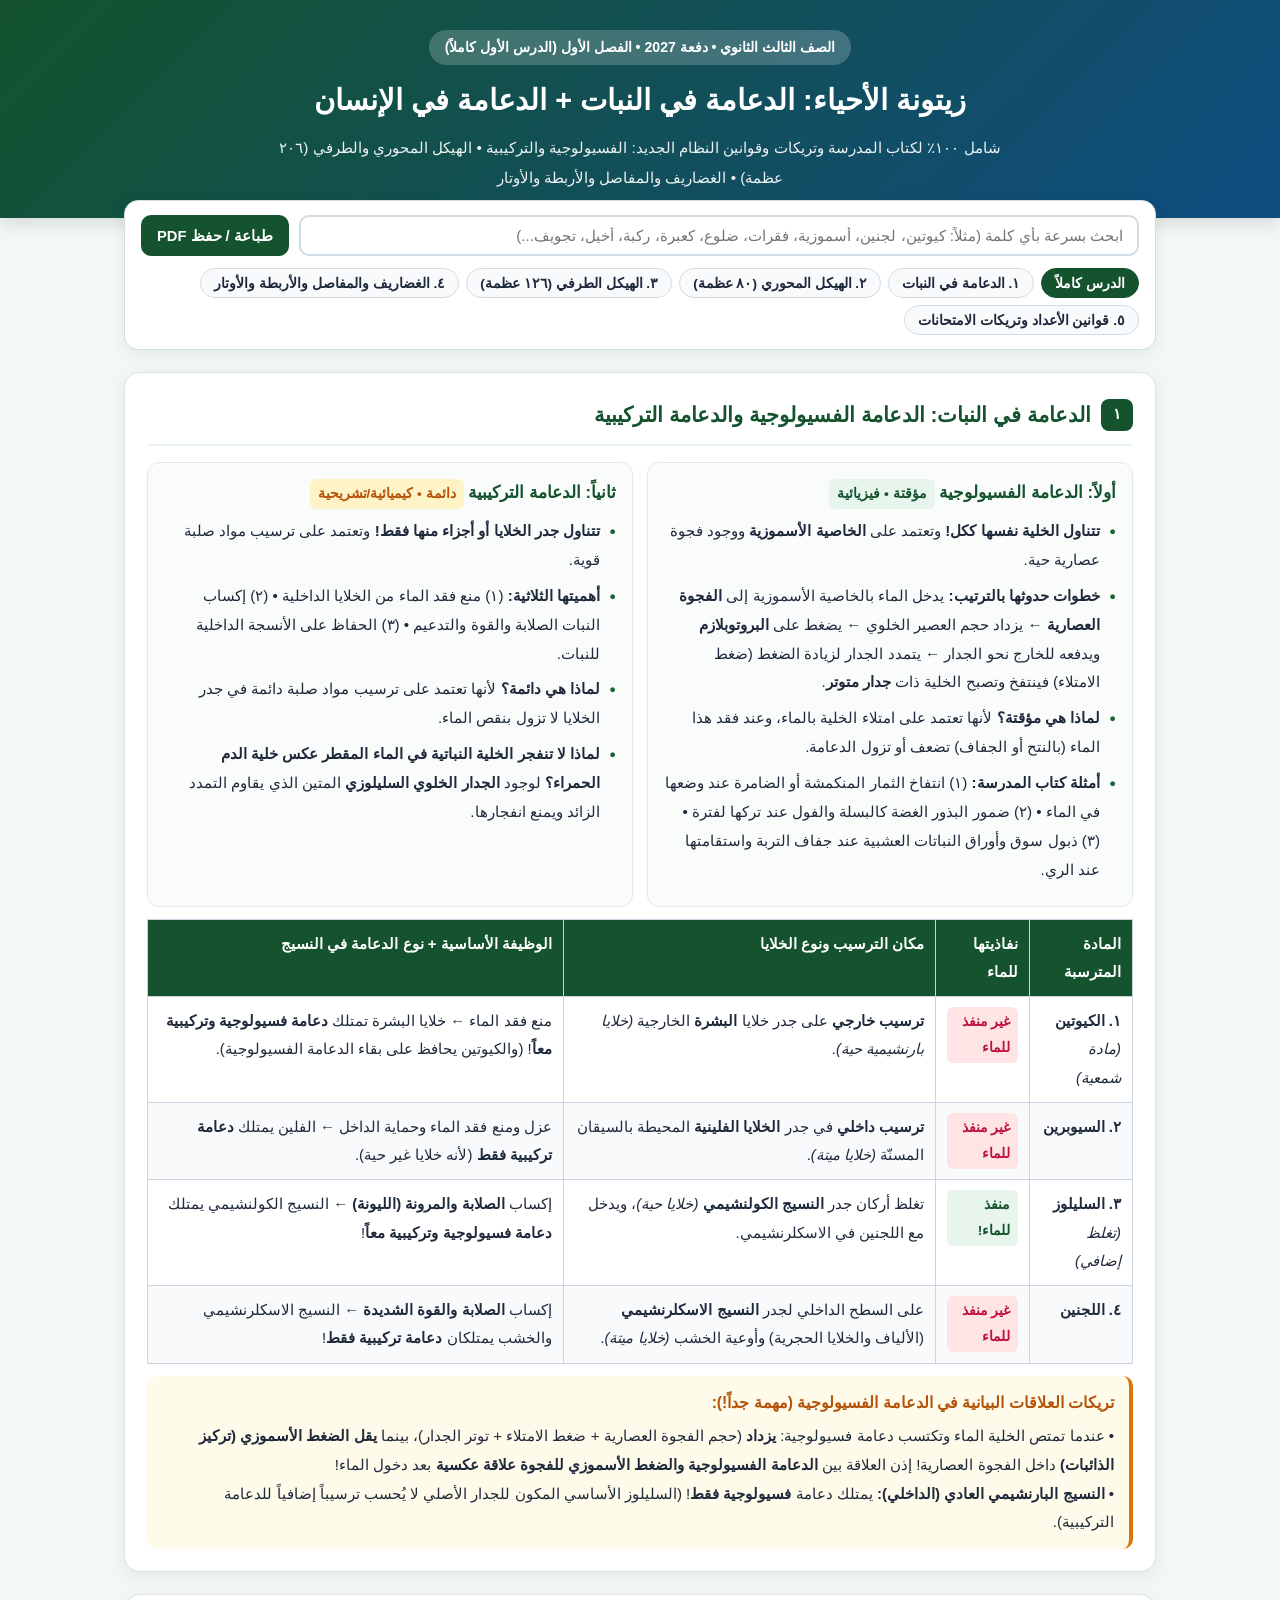
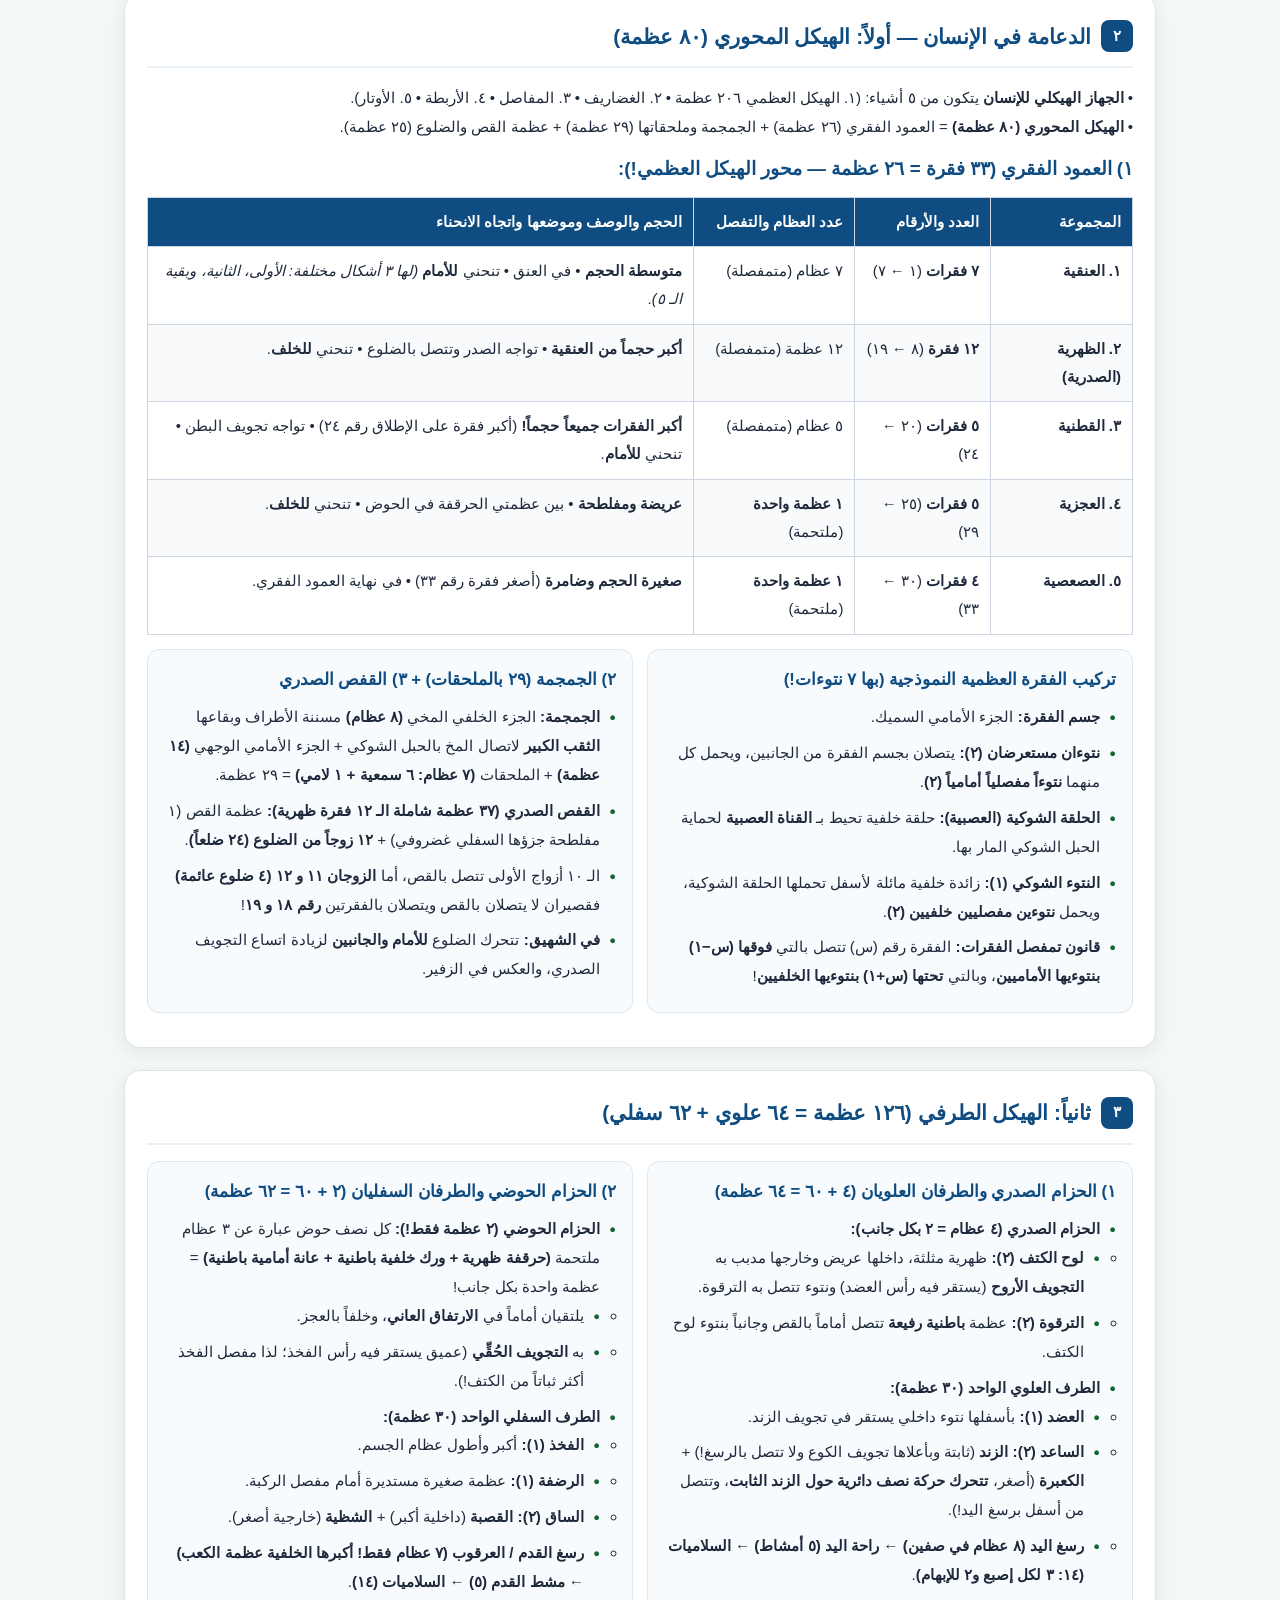
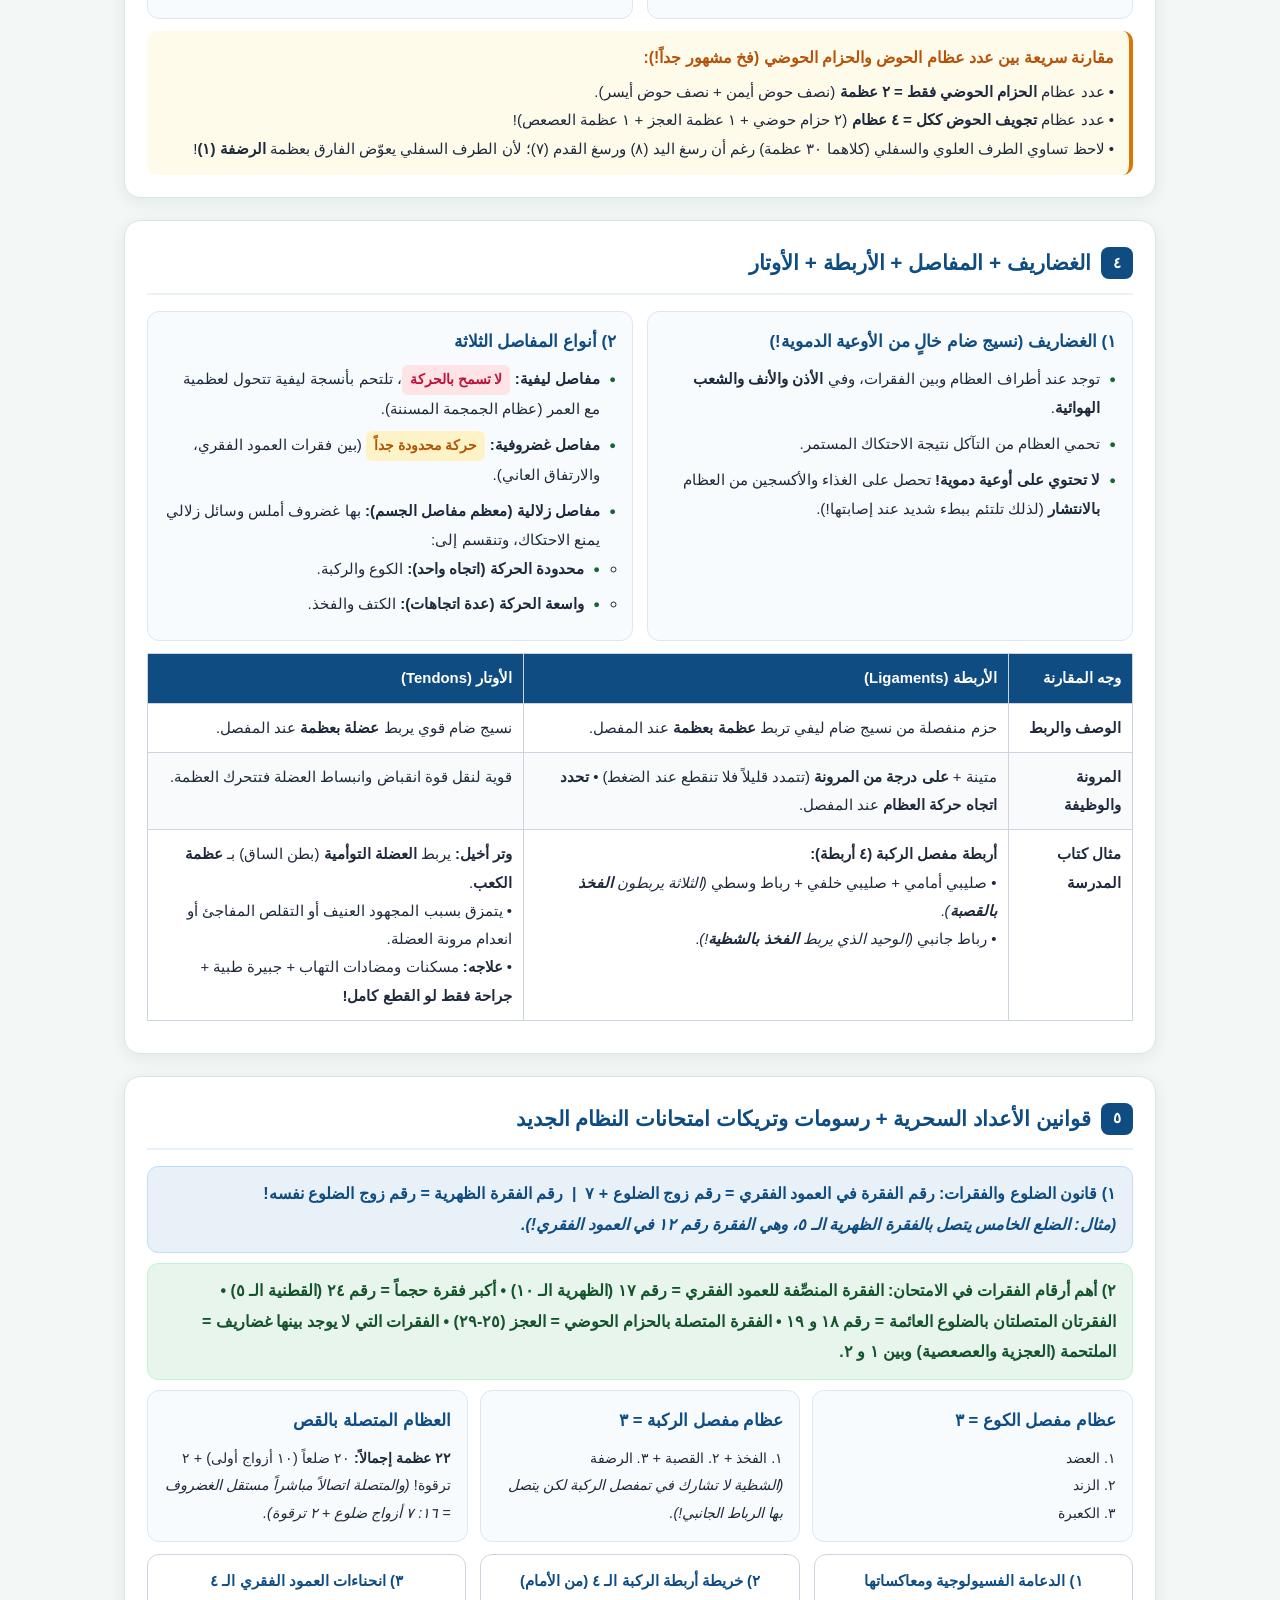
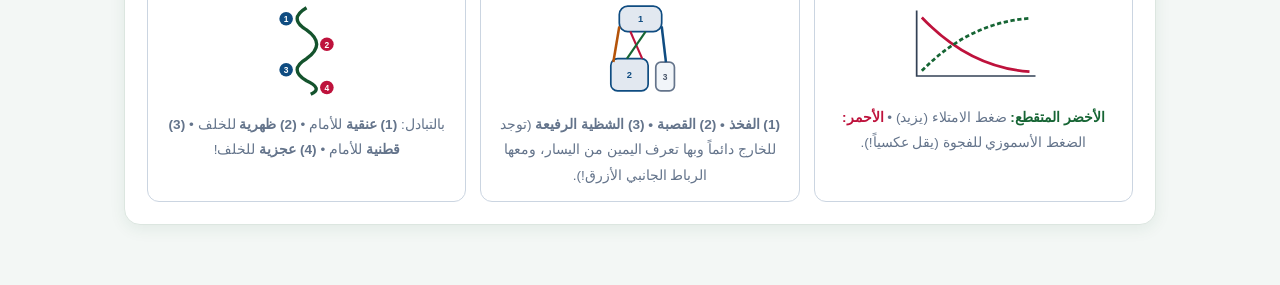
<file: +à+ä+«+▌-+ú+¡+è+º+í-+º+ä+»+▌+º+à+¬-+ü+è-+º+ä+å+¿+º+¬-+ê+º+ä+Ñ+å+▌+º+å-2027.html>
<!DOCTYPE html>
<html lang="ar" dir="rtl">
<head>
<meta charset="UTF-8">
<meta name="viewport" content="width=device-width, initial-scale=1.0">
<title>ملخص الدعامة في النبات والإنسان - أحياء تالتة ثانوي 2027</title>
<style>
  :root {
    --bg: #f3f7f5;
    --card: #ffffff;
    --primary: #14532d;
    --primary-mid: #166534;
    --primary-light: #e7f5ec;
    --med: #0f4c81;
    --med-light: #e8f1f8;
    --amber: #b45309;
    --amber-light: #fef3c7;
    --rose: #be123c;
    --rose-light: #ffe4e6;
    --text: #1e293b;
    --muted: #64748b;
    --border: #d1dce5;
    --shadow: 0 4px 16px rgba(20, 83, 45, 0.08);
  }

  * { box-sizing: border-box; margin: 0; padding: 0; }

  body {
    font-family: 'Segoe UI', Tahoma, 'Geeza Pro', Arial, sans-serif;
    background-color: var(--bg);
    color: var(--text);
    line-height: 1.9;
    padding-bottom: 60px;
  }

  .header {
    background: linear-gradient(135deg, #14532d 0%, #0f4c81 100%);
    color: #fff;
    padding: 30px 20px 26px;
    text-align: center;
    box-shadow: 0 4px 18px rgba(0,0,0,0.14);
  }

  .header-badge {
    display: inline-block;
    background: rgba(255,255,255,0.2);
    padding: 4px 16px;
    border-radius: 999px;
    font-size: 0.88rem;
    font-weight: 700;
    margin-bottom: 8px;
  }

  .header h1 {
    font-size: 1.8rem;
    margin-bottom: 6px;
  }

  .header p {
    font-size: 0.96rem;
    opacity: 0.93;
    max-width: 740px;
    margin: 0 auto;
  }

  .controls {
    max-width: 1060px;
    margin: -18px auto 22px;
    padding: 0 14px;
  }

  .controls-box {
    background: var(--card);
    border-radius: 14px;
    padding: 14px 16px;
    box-shadow: var(--shadow);
    border: 1px solid var(--border);
  }

  .search-row {
    display: flex;
    gap: 10px;
    margin-bottom: 12px;
    flex-wrap: wrap;
  }

  .search-input {
    flex: 1;
    min-width: 230px;
    padding: 10px 14px;
    border: 2px solid var(--border);
    border-radius: 10px;
    font-family: inherit;
    font-size: 0.95rem;
    outline: none;
  }

  .search-input:focus { border-color: var(--primary); }

  .print-btn {
    background: var(--primary);
    color: #fff;
    border: none;
    border-radius: 10px;
    padding: 10px 16px;
    font-family: inherit;
    font-size: 0.92rem;
    font-weight: 700;
    cursor: pointer;
  }

  .tabs {
    display: flex;
    gap: 7px;
    flex-wrap: wrap;
  }

  .tab-btn {
    background: #f8fafc;
    color: var(--text);
    border: 1px solid var(--border);
    padding: 6px 13px;
    border-radius: 999px;
    font-family: inherit;
    font-size: 0.85rem;
    font-weight: 700;
    cursor: pointer;
    transition: all 0.16s;
  }

  .tab-btn:hover { background: var(--primary-light); border-color: var(--primary); }
  .tab-btn.active { background: var(--primary); color: #fff; border-color: var(--primary); }

  .container {
    max-width: 1060px;
    margin: 0 auto;
    padding: 0 14px;
    display: flex;
    flex-direction: column;
    gap: 22px;
  }

  .section-card {
    background: var(--card);
    border-radius: 16px;
    padding: 22px;
    box-shadow: var(--shadow);
    border: 1px solid #dce6e0;
  }

  .section-title {
    display: flex;
    align-items: center;
    gap: 10px;
    font-size: 1.3rem;
    color: var(--primary);
    border-bottom: 2px solid var(--primary-light);
    padding-bottom: 10px;
    margin-bottom: 16px;
  }

  .section-title.human {
    color: var(--med);
    border-bottom-color: var(--med-light);
  }

  .sec-num {
    background: var(--primary);
    color: #fff;
    width: 32px;
    height: 32px;
    border-radius: 8px;
    display: inline-flex;
    align-items: center;
    justify-content: center;
    font-size: 0.95rem;
    font-weight: 700;
    flex-shrink: 0;
  }

  .sec-num.human { background: var(--med); }

  .grid-2 {
    display: grid;
    grid-template-columns: repeat(auto-fit, minmax(300px, 1fr));
    gap: 14px;
    margin-bottom: 12px;
  }

  .grid-3 {
    display: grid;
    grid-template-columns: repeat(auto-fit, minmax(230px, 1fr));
    gap: 12px;
    margin-bottom: 12px;
  }

  .box {
    background: #fafcfb;
    border: 1px solid #e2e8f0;
    border-radius: 12px;
    padding: 14px 16px;
  }

  .box h3 {
    font-size: 1.04rem;
    color: var(--primary);
    margin-bottom: 8px;
  }

  .box.h-box { background: #f8fbfe; border-color: #dbe7f3; }
  .box.h-box h3 { color: var(--med); }

  ul.list {
    list-style: none;
    padding-right: 0;
  }

  ul.list li {
    position: relative;
    padding-right: 16px;
    margin-bottom: 7px;
    font-size: 0.95rem;
  }

  ul.list li::before {
    content: "●";
    position: absolute;
    right: 0;
    font-size: 0.7rem;
    top: 4px;
    color: var(--primary-mid);
  }

  table.bio-table {
    width: 100%;
    border-collapse: collapse;
    margin: 10px 0;
    font-size: 0.93rem;
  }

  table.bio-table th,
  table.bio-table td {
    border: 1px solid #cbd5e1;
    padding: 10px 11px;
    text-align: right;
    vertical-align: top;
  }

  table.bio-table th {
    background: var(--primary);
    color: #fff;
    font-weight: 700;
  }

  table.bio-table.h-table th {
    background: var(--med);
  }

  table.bio-table tr:nth-child(even) { background: #f8fafc; }

  .tag {
    display: inline-block;
    padding: 2px 8px;
    border-radius: 6px;
    font-weight: 700;
    font-size: 0.85rem;
  }
  .t-green { background: var(--primary-light); color: var(--primary); }
  .t-blue { background: var(--med-light); color: var(--med); }
  .t-amber { background: var(--amber-light); color: var(--amber); }
  .t-rose { background: var(--rose-light); color: var(--rose); }

  .trap {
    background: #fffbeb;
    border-right: 4px solid #d97706;
    border-radius: 10px;
    padding: 12px 15px;
    margin-top: 12px;
    font-size: 0.94rem;
  }

  .trap strong.t-head {
    color: #b45309;
    display: block;
    margin-bottom: 5px;
    font-size: 0.98rem;
  }

  .law-strip {
    background: var(--med-light);
    border: 1px solid #bfdbfe;
    border-radius: 11px;
    padding: 12px 16px;
    margin: 10px 0;
    font-weight: 700;
    color: var(--med);
  }

  .svg-row {
    display: grid;
    grid-template-columns: repeat(auto-fit, minmax(240px, 1fr));
    gap: 14px;
    margin-top: 12px;
  }

  .svg-card {
    background: #fff;
    border: 1px solid #cbd5e1;
    border-radius: 12px;
    padding: 12px;
    text-align: center;
  }

  .svg-card h4 {
    font-size: 0.93rem;
    color: var(--med);
    margin-bottom: 6px;
  }

  .svg-card p {
    font-size: 0.85rem;
    color: var(--muted);
    margin-top: 5px;
  }

  .hidden { display: none !important; }
  .empty-msg {
    text-align: center;
    padding: 30px;
    background: #fff;
    border-radius: 14px;
    color: var(--muted);
    display: none;
  }

  @media print {
    body { background: #fff; padding: 0; }
    .controls { display: none; }
    .header { -webkit-print-color-adjust: exact; print-color-adjust: exact; padding: 16px; }
    .section-card { box-shadow: none; break-inside: avoid; margin-bottom: 14px; border: 1px solid #94a3b8; }
    .tag, table.bio-table th { -webkit-print-color-adjust: exact; print-color-adjust: exact; }
  }
</style>
</head>
<body>

<div class="header">
  <div class="header-badge">الصف الثالث الثانوي • دفعة 2027 • الفصل الأول (الدرس الأول كاملاً)</div>
  <h1>زيتونة الأحياء: الدعامة في النبات + الدعامة في الإنسان</h1>
  <p>شامل ١٠٠٪ لكتاب المدرسة وتريكات وقوانين النظام الجديد: الفسيولوجية والتركيبية • الهيكل المحوري والطرفي (٢٠٦ عظمة) • الغضاريف والمفاصل والأربطة والأوتار</p>
</div>

<div class="controls">
  <div class="controls-box">
    <div class="search-row">
      <input type="text" id="searchInput" class="search-input" placeholder="ابحث بسرعة بأي كلمة (مثلاً: كيوتين، لجنين، أسموزية، فقرات، ضلوع، كعبرة، ركبة، أخيل، تجويف...)">
      <button class="print-btn" onclick="window.print()">طباعة / حفظ PDF</button>
    </div>
    <div class="tabs">
      <button class="tab-btn active" data-cat="all">الدرس كاملاً</button>
      <button class="tab-btn" data-cat="plant">١. الدعامة في النبات</button>
      <button class="tab-btn" data-cat="axial">٢. الهيكل المحوري (٨٠ عظمة)</button>
      <button class="tab-btn" data-cat="append">٣. الهيكل الطرفي (١٢٦ عظمة)</button>
      <button class="tab-btn" data-cat="joints">٤. الغضاريف والمفاصل والأربطة والأوتار</button>
      <button class="tab-btn" data-cat="laws">٥. قوانين الأعداد وتريكات الامتحانات</button>
    </div>
  </div>
</div>

<div class="container" id="cardsContainer">

  <!-- ١. الدعامة في النبات -->
  <div class="section-card" data-cat="plant">
    <h2 class="section-title"><span class="sec-num">١</span> الدعامة في النبات: الدعامة الفسيولوجية والدعامة التركيبية</h2>

    <div class="grid-2">
      <div class="box">
        <h3>أولاً: الدعامة الفسيولوجية <span class="tag t-green">مؤقتة • فيزيائية</span></h3>
        <ul class="list">
          <li><strong>تتناول الخلية نفسها ككل!</strong> وتعتمد على <strong>الخاصية الأسموزية</strong> ووجود فجوة عصارية حية.</li>
          <li><strong>خطوات حدوثها بالترتيب:</strong> يدخل الماء بالخاصية الأسموزية إلى <strong>الفجوة العصارية</strong> ← يزداد حجم العصير الخلوي ← يضغط على <strong>البروتوبلازم</strong> ويدفعه للخارج نحو الجدار ← يتمدد الجدار لزيادة الضغط (ضغط الامتلاء) فينتفخ وتصبح الخلية ذات <strong>جدار متوتر</strong>.</li>
          <li><strong>لماذا هي مؤقتة؟</strong> لأنها تعتمد على امتلاء الخلية بالماء، وعند فقد هذا الماء (بالنتح أو الجفاف) تضعف أو تزول الدعامة.</li>
          <li><strong>أمثلة كتاب المدرسة:</strong> (١) انتفاخ الثمار المنكمشة أو الضامرة عند وضعها في الماء • (٢) ضمور البذور الغضة كالبسلة والفول عند تركها لفترة • (٣) ذبول سوق وأوراق النباتات العشبية عند جفاف التربة واستقامتها عند الري.</li>
        </ul>
      </div>

      <div class="box">
        <h3>ثانياً: الدعامة التركيبية <span class="tag t-amber">دائمة • كيميائية/تشريحية</span></h3>
        <ul class="list">
          <li><strong>تتناول جدر الخلايا أو أجزاء منها فقط!</strong> وتعتمد على ترسيب مواد صلبة قوية.</li>
          <li><strong>أهميتها الثلاثية:</strong> (١) منع فقد الماء من الخلايا الداخلية • (٢) إكساب النبات الصلابة والقوة والتدعيم • (٣) الحفاظ على الأنسجة الداخلية للنبات.</li>
          <li><strong>لماذا هي دائمة؟</strong> لأنها تعتمد على ترسيب مواد صلبة دائمة في جدر الخلايا لا تزول بنقص الماء.</li>
          <li><strong>لماذا لا تنفجر الخلية النباتية في الماء المقطر عكس خلية الدم الحمراء؟</strong> لوجود <strong>الجدار الخلوي السليلوزي</strong> المتين الذي يقاوم التمدد الزائد ويمنع انفجارها.</li>
        </ul>
      </div>
    </div>

    <table class="bio-table">
      <thead>
        <tr>
          <th>المادة المترسبة</th>
          <th>نفاذيتها للماء</th>
          <th>مكان الترسيب ونوع الخلايا</th>
          <th>الوظيفة الأساسية + نوع الدعامة في النسيج</th>
        </tr>
      </thead>
      <tbody>
        <tr>
          <td><strong>١. الكيوتين</strong><br><em>(مادة شمعية)</em></td>
          <td><span class="tag t-rose">غير منفذ للماء</span></td>
          <td><strong>ترسيب خارجي</strong> على جدر خلايا <strong>البشرة</strong> الخارجية <em>(خلايا بارنشيمية حية)</em>.</td>
          <td>منع فقد الماء ← خلايا البشرة تمتلك <strong>دعامة فسيولوجية وتركيبية معاً</strong>! (والكيوتين يحافظ على بقاء الدعامة الفسيولوجية).</td>
        </tr>
        <tr>
          <td><strong>٢. السيوبرين</strong></td>
          <td><span class="tag t-rose">غير منفذ للماء</span></td>
          <td><strong>ترسيب داخلي</strong> في جدر <strong>الخلايا الفلينية</strong> المحيطة بالسيقان المسنّة <em>(خلايا ميتة)</em>.</td>
          <td>عزل ومنع فقد الماء وحماية الداخل ← الفلين يمتلك <strong>دعامة تركيبية فقط</strong> (لأنه خلايا غير حية).</td>
        </tr>
        <tr>
          <td><strong>٣. السليلوز</strong><br><em>(تغلظ إضافي)</em></td>
          <td><span class="tag t-green">منفذ للماء!</span></td>
          <td>تغلظ أركان جدر <strong>النسيج الكولنشيمي</strong> <em>(خلايا حية)</em>، ويدخل مع اللجنين في الاسكلرنشيمي.</td>
          <td>إكساب <strong>الصلابة والمرونة (الليونة)</strong> ← النسيج الكولنشيمي يمتلك <strong>دعامة فسيولوجية وتركيبية معاً</strong>!</td>
        </tr>
        <tr>
          <td><strong>٤. اللجنين</strong></td>
          <td><span class="tag t-rose">غير منفذ للماء</span></td>
          <td>على السطح الداخلي لجدر <strong>النسيج الاسكلرنشيمي</strong> (الألياف والخلايا الحجرية) وأوعية الخشب <em>(خلايا ميتة)</em>.</td>
          <td>إكساب <strong>الصلابة والقوة الشديدة</strong> ← النسيج الاسكلرنشيمي والخشب يمتلكان <strong>دعامة تركيبية فقط</strong>!</td>
        </tr>
      </tbody>
    </table>

    <div class="trap">
      <strong class="t-head">تريكات العلاقات البيانية في الدعامة الفسيولوجية (مهمة جداً!):</strong>
      • عندما تمتص الخلية الماء وتكتسب دعامة فسيولوجية: <strong>يزداد</strong> (حجم الفجوة العصارية + ضغط الامتلاء + توتر الجدار)، بينما <strong>يقل الضغط الأسموزي (تركيز الذائبات)</strong> داخل الفجوة العصارية! إذن العلاقة بين <strong>الدعامة الفسيولوجية والضغط الأسموزي للفجوة علاقة عكسية</strong> بعد دخول الماء!<br>
      • <strong>النسيج البارنشيمي العادي (الداخلي):</strong> يمتلك دعامة <strong>فسيولوجية فقط</strong>! (السليلوز الأساسي المكون للجدار الأصلي لا يُحسب ترسيباً إضافياً للدعامة التركيبية).
    </div>
  </div>

  <!-- ٢. الدعامة في الإنسان: الهيكل المحوري -->
  <div class="section-card" data-cat="axial">
    <h2 class="section-title human"><span class="sec-num human">٢</span> الدعامة في الإنسان — أولاً: الهيكل المحوري (٨٠ عظمة)</h2>
    <p style="font-size:0.94rem; margin-bottom:10px;">
      • <strong>الجهاز الهيكلي للإنسان</strong> يتكون من ٥ أشياء: (١. الهيكل العظمي ٢٠٦ عظمة • ٢. الغضاريف • ٣. المفاصل • ٤. الأربطة • ٥. الأوتار).<br>
      • <strong>الهيكل المحوري (٨٠ عظمة)</strong> = العمود الفقري (٢٦ عظمة) + الجمجمة وملحقاتها (٢٩ عظمة) + عظمة القص والضلوع (٢٥ عظمة).
    </p>

    <h3 style="color:var(--med); margin-bottom:6px;">١) العمود الفقري (٣٣ فقرة = ٢٦ عظمة — محور الهيكل العظمي!):</h3>
    <table class="bio-table h-table">
      <thead>
        <tr>
          <th>المجموعة</th>
          <th>العدد والأرقام</th>
          <th>عدد العظام والتفصل</th>
          <th>الحجم والوصف وموضعها واتجاه الانحناء</th>
        </tr>
      </thead>
      <tbody>
        <tr>
          <td><strong>١. العنقية</strong></td>
          <td><strong>٧ فقرات</strong> (١ ← ٧)</td>
          <td>٧ عظام (متمفصلة)</td>
          <td><strong>متوسطة الحجم</strong> • في العنق • تنحني <strong>للأمام</strong> <em>(لها ٣ أشكال مختلفة: الأولى، الثانية، وبقية الـ ٥)</em>.</td>
        </tr>
        <tr>
          <td><strong>٢. الظهرية (الصدرية)</strong></td>
          <td><strong>١٢ فقرة</strong> (٨ ← ١٩)</td>
          <td>١٢ عظمة (متمفصلة)</td>
          <td><strong>أكبر حجماً من العنقية</strong> • تواجه الصدر وتتصل بالضلوع • تنحني <strong>للخلف</strong>.</td>
        </tr>
        <tr>
          <td><strong>٣. القطنية</strong></td>
          <td><strong>٥ فقرات</strong> (٢٠ ← ٢٤)</td>
          <td>٥ عظام (متمفصلة)</td>
          <td><strong>أكبر الفقرات جميعاً حجماً!</strong> (أكبر فقرة على الإطلاق رقم ٢٤) • تواجه تجويف البطن • تنحني <strong>للأمام</strong>.</td>
        </tr>
        <tr>
          <td><strong>٤. العجزية</strong></td>
          <td><strong>٥ فقرات</strong> (٢٥ ← ٢٩)</td>
          <td><strong>١ عظمة واحدة</strong> (ملتحمة)</td>
          <td><strong>عريضة ومفلطحة</strong> • بين عظمتي الحرقفة في الحوض • تنحني <strong>للخلف</strong>.</td>
        </tr>
        <tr>
          <td><strong>٥. العصعصية</strong></td>
          <td><strong>٤ فقرات</strong> (٣٠ ← ٣٣)</td>
          <td><strong>١ عظمة واحدة</strong> (ملتحمة)</td>
          <td><strong>صغيرة الحجم وضامرة</strong> (أصغر فقرة رقم ٣٣) • في نهاية العمود الفقري.</td>
        </tr>
      </tbody>
    </table>

    <div class="grid-2" style="margin-top:14px;">
      <div class="box h-box">
        <h3>تركيب الفقرة العظمية النموذجية (بها ٧ نتوءات!)</h3>
        <ul class="list">
          <li><strong>جسم الفقرة:</strong> الجزء الأمامي السميك.</li>
          <li><strong>نتوءان مستعرضان (٢):</strong> يتصلان بجسم الفقرة من الجانبين، ويحمل كل منهما <strong>نتوءاً مفصلياً أمامياً (٢)</strong>.</li>
          <li><strong>الحلقة الشوكية (العصبية):</strong> حلقة خلفية تحيط بـ <strong>القناة العصبية</strong> لحماية الحبل الشوكي المار بها.</li>
          <li><strong>النتوء الشوكي (١):</strong> زائدة خلفية مائلة لأسفل تحملها الحلقة الشوكية، ويحمل <strong>نتوءين مفصليين خلفيين (٢)</strong>.</li>
          <li><strong>قانون تمفصل الفقرات:</strong> الفقرة رقم (س) تتصل بالتي <strong>فوقها (س−١) بنتوءيها الأماميين</strong>، وبالتي <strong>تحتها (س+١) بنتوءيها الخلفيين</strong>!</li>
        </ul>
      </div>

      <div class="box h-box">
        <h3>٢) الجمجمة (٢٩ بالملحقات) + ٣) القفص الصدري</h3>
        <ul class="list">
          <li><strong>الجمجمة:</strong> الجزء الخلفي المخي <strong>(٨ عظام)</strong> مسننة الأطراف وبقاعها <strong>الثقب الكبير</strong> لاتصال المخ بالحبل الشوكي + الجزء الأمامي الوجهي <strong>(١٤ عظمة)</strong> + الملحقات <strong>(٧ عظام: ٦ سمعية + ١ لامي)</strong> = ٢٩ عظمة.</li>
          <li><strong>القفص الصدري (٣٧ عظمة شاملة الـ ١٢ فقرة ظهرية):</strong> عظمة القص (١ مفلطحة جزؤها السفلي غضروفي) + <strong>١٢ زوجاً من الضلوع (٢٤ ضلعاً)</strong>.</li>
          <li>الـ ١٠ أزواج الأولى تتصل بالقص، أما <strong>الزوجان ١١ و ١٢ (٤ ضلوع عائمة)</strong> فقصيران لا يتصلان بالقص ويتصلان بالفقرتين <strong>رقم ١٨ و ١٩</strong>!</li>
          <li><strong>في الشهيق:</strong> تتحرك الضلوع <strong>للأمام والجانبين</strong> لزيادة اتساع التجويف الصدري، والعكس في الزفير.</li>
        </ul>
      </div>
    </div>
  </div>

  <!-- ٣. الهيكل الطرفي -->
  <div class="section-card" data-cat="append">
    <h2 class="section-title human"><span class="sec-num human">٣</span> ثانياً: الهيكل الطرفي (١٢٦ عظمة = ٦٤ علوي + ٦٢ سفلي)</h2>

    <div class="grid-2">
      <div class="box h-box">
        <h3>١) الحزام الصدري والطرفان العلويان (٤ + ٦٠ = ٦٤ عظمة)</h3>
        <ul class="list">
          <li><strong>الحزام الصدري (٤ عظام = ٢ بكل جانب):</strong>
            <ul>
              <li><strong>لوح الكتف (٢):</strong> ظهرية مثلثة، داخلها عريض وخارجها مدبب به <strong>التجويف الأروح</strong> (يستقر فيه رأس العضد) ونتوء تتصل به الترقوة.</li>
              <li><strong>الترقوة (٢):</strong> عظمة <strong>باطنية رفيعة</strong> تتصل أماماً بالقص وجانباً بنتوء لوح الكتف.</li>
            </ul>
          </li>
          <li><strong>الطرف العلوي الواحد (٣٠ عظمة):</strong>
            <ul>
              <li><strong>العضد (١):</strong> بأسفلها نتوء داخلي يستقر في تجويف الزند.</li>
              <li><strong>الساعد (٢):</strong> <strong>الزند</strong> (ثابتة وبأعلاها تجويف الكوع ولا تتصل بالرسغ!) + <strong>الكعبرة</strong> (أصغر، <strong>تتحرك حركة نصف دائرية حول الزند الثابت</strong>، وتتصل من أسفل برسغ اليد!).</li>
              <li><strong>رسغ اليد (٨ عظام في صفين)</strong> ← <strong>راحة اليد (٥ أمشاط)</strong> ← <strong>السلاميات (١٤: ٣ لكل إصبع و٢ للإبهام)</strong>.</li>
            </ul>
          </li>
        </ul>
      </div>

      <div class="box h-box">
        <h3>٢) الحزام الحوضي والطرفان السفليان (٢ + ٦٠ = ٦٢ عظمة)</h3>
        <ul class="list">
          <li><strong>الحزام الحوضي (٢ عظمة فقط!):</strong> كل نصف حوض عبارة عن ٣ عظام ملتحمة <strong>(حرقفة ظهرية + ورك خلفية باطنية + عانة أمامية باطنية)</strong> = عظمة واحدة بكل جانب!
            <ul>
              <li>يلتقيان أماماً في <strong>الارتفاق العاني</strong>، وخلفاً بالعجز.</li>
              <li>به <strong>التجويف الحُقِّي</strong> (عميق يستقر فيه رأس الفخذ؛ لذا مفصل الفخذ أكثر ثباتاً من الكتف!).</li>
            </ul>
          </li>
          <li><strong>الطرف السفلي الواحد (٣٠ عظمة):</strong>
            <ul>
              <li><strong>الفخذ (١):</strong> أكبر وأطول عظام الجسم.</li>
              <li><strong>الرضفة (١):</strong> عظمة صغيرة مستديرة أمام مفصل الركبة.</li>
              <li><strong>الساق (٢):</strong> <strong>القصبة</strong> (داخلية أكبر) + <strong>الشظية</strong> (خارجية أصغر).</li>
              <li><strong>رسغ القدم / العرقوب (٧ عظام فقط! أكبرها الخلفية عظمة الكعب)</strong> ← <strong>مشط القدم (٥)</strong> ← <strong>السلاميات (١٤)</strong>.</li>
            </ul>
          </li>
        </ul>
      </div>
    </div>

    <div class="trap">
      <strong class="t-head">مقارنة سريعة بين عدد عظام الحوض والحزام الحوضي (فخ مشهور جداً!):</strong>
      • عدد عظام <strong>الحزام الحوضي فقط = ٢ عظمة</strong> (نصف حوض أيمن + نصف حوض أيسر).<br>
      • عدد عظام <strong>تجويف الحوض ككل = ٤ عظام</strong> (٢ حزام حوضي + ١ عظمة العجز + ١ عظمة العصعص)!<br>
      • لاحظ تساوي الطرف العلوي والسفلي (كلاهما ٣٠ عظمة) رغم أن رسغ اليد (٨) ورسغ القدم (٧)؛ لأن الطرف السفلي يعوّض الفارق بعظمة <strong>الرضفة (١)</strong>!
    </div>
  </div>

  <!-- ٤. الغضاريف والمفاصل والأربطة والأوتار -->
  <div class="section-card" data-cat="joints">
    <h2 class="section-title human"><span class="sec-num human">٤</span> الغضاريف + المفاصل + الأربطة + الأوتار</h2>

    <div class="grid-2">
      <div class="box h-box">
        <h3>١) الغضاريف (نسيج ضام خالٍ من الأوعية الدموية!)</h3>
        <ul class="list">
          <li>توجد عند أطراف العظام وبين الفقرات، وفي <strong>الأذن والأنف والشعب الهوائية</strong>.</li>
          <li>تحمي العظام من التآكل نتيجة الاحتكاك المستمر.</li>
          <li><strong>لا تحتوي على أوعية دموية!</strong> تحصل على الغذاء والأكسجين من العظام <strong>بالانتشار</strong> (لذلك تلتئم ببطء شديد عند إصابتها!).</li>
        </ul>
      </div>

      <div class="box h-box">
        <h3>٢) أنواع المفاصل الثلاثة</h3>
        <ul class="list">
          <li><strong>مفاصل ليفية:</strong> <span class="tag t-rose">لا تسمح بالحركة</span>، تلتحم بأنسجة ليفية تتحول لعظمية مع العمر (عظام الجمجمة المسننة).</li>
          <li><strong>مفاصل غضروفية:</strong> <span class="tag t-amber">حركة محدودة جداً</span> (بين فقرات العمود الفقري، والارتفاق العاني).</li>
          <li><strong>مفاصل زلالية (معظم مفاصل الجسم):</strong> بها غضروف أملس وسائل زلالي يمنع الاحتكاك، وتنقسم إلى:
            <ul>
              <li><strong>محدودة الحركة (اتجاه واحد):</strong> الكوع والركبة.</li>
              <li><strong>واسعة الحركة (عدة اتجاهات):</strong> الكتف والفخذ.</li>
            </ul>
          </li>
        </ul>
      </div>
    </div>

    <table class="bio-table h-table">
      <thead>
        <tr>
          <th>وجه المقارنة</th>
          <th>الأربطة (Ligaments)</th>
          <th>الأوتار (Tendons)</th>
        </tr>
      </thead>
      <tbody>
        <tr>
          <td><strong>الوصف والربط</strong></td>
          <td>حزم منفصلة من نسيج ضام ليفي تربط <strong>عظمة بعظمة</strong> عند المفصل.</td>
          <td>نسيج ضام قوي يربط <strong>عضلة بعظمة</strong> عند المفصل.</td>
        </tr>
        <tr>
          <td><strong>المرونة والوظيفة</strong></td>
          <td>متينة + <strong>على درجة من المرونة</strong> (تتمدد قليلاً فلا تنقطع عند الضغط) • <strong>تحدد اتجاه حركة العظام</strong> عند المفصل.</td>
          <td>قوية لنقل قوة انقباض وانبساط العضلة فتتحرك العظمة.</td>
        </tr>
        <tr>
          <td><strong>مثال كتاب المدرسة</strong></td>
          <td><strong>أربطة مفصل الركبة (٤ أربطة):</strong><br>
            • صليبي أمامي + صليبي خلفي + رباط وسطي <em>(الثلاثة يربطون <strong>الفخذ بالقصبة</strong>)</em>.<br>
            • رباط جانبي <em>(الوحيد الذي يربط <strong>الفخذ بالشظية</strong>!)</em>.
          </td>
          <td><strong>وتر أخيل:</strong> يربط <strong>العضلة التوأمية</strong> (بطن الساق) بـ <strong>عظمة الكعب</strong>.<br>
            • يتمزق بسبب المجهود العنيف أو التقلص المفاجئ أو انعدام مرونة العضلة.<br>
            • <strong>علاجه:</strong> مسكنات ومضادات التهاب + جبيرة طبية + <strong>جراحة فقط لو القطع كامل!</strong>
          </td>
        </tr>
      </tbody>
    </table>
  </div>

  <!-- ٥. قوانين الأعداد وتريكات النظام الجديد -->
  <div class="section-card" data-cat="laws">
    <h2 class="section-title human"><span class="sec-num human">٥</span> قوانين الأعداد السحرية + رسومات وتريكات امتحانات النظام الجديد</h2>

    <div class="law-strip">
      ١) <strong>قانون الضلوع والفقرات:</strong> رقم الفقرة في العمود الفقري = رقم زوج الضلوع + ٧ &nbsp;|&nbsp; رقم الفقرة الظهرية = رقم زوج الضلوع نفسه!<br>
      <em>(مثال: الضلع الخامس يتصل بالفقرة الظهرية الـ ٥، وهي الفقرة رقم ١٢ في العمود الفقري!).</em>
    </div>

    <div class="law-strip" style="background:var(--primary-light); color:var(--primary); border-color:#bbf7d0;">
      ٢) <strong>أهم أرقام الفقرات في الامتحان:</strong> الفقرة المنصِّفة للعمود الفقري = <strong>رقم ١٧</strong> (الظهرية الـ ١٠) • أكبر فقرة حجماً = <strong>رقم ٢٤</strong> (القطنية الـ ٥) • الفقرتان المتصلتان بالضلوع العائمة = <strong>رقم ١٨ و ١٩</strong> • الفقرة المتصلة بالحزام الحوضي = العجز (٢٥-٢٩) • الفقرات التي لا يوجد بينها غضاريف = الملتحمة (العجزية والعصعصية) وبين ١ و ٢.
    </div>

    <div class="grid-3">
      <div class="box h-box">
        <h3>عظام مفصل الكوع = ٣</h3>
        <p style="font-size:0.9rem;">١. العضد<br>٢. الزند<br>٣. الكعبرة</p>
      </div>
      <div class="box h-box">
        <h3>عظام مفصل الركبة = ٣</h3>
        <p style="font-size:0.9rem;">١. الفخذ + ٢. القصبة + ٣. الرضفة<br><em>(الشظية لا تشارك في تمفصل الركبة لكن يتصل بها الرباط الجانبي!).</em></p>
      </div>
      <div class="box h-box">
        <h3>العظام المتصلة بالقص</h3>
        <p style="font-size:0.9rem;"><strong>٢٢ عظمة إجمالاً:</strong> ٢٠ ضلعاً (١٠ أزواج أولى) + ٢ ترقوة! <em>(والمتصلة اتصالاً مباشراً مستقل الغضروف = ١٦: ٧ أزواج ضلوع + ٢ ترقوة).</em></p>
      </div>
    </div>

    <div class="svg-row">
      <div class="svg-card">
        <h4>١) الدعامة الفسيولوجية ومعاكساتها</h4>
        <svg viewBox="0 0 180 100" width="155" height="88">
          <polyline points="24,10 24,86 162,86" fill="none" stroke="#334155" stroke-width="2"/>
          <path d="M 30,18 Q 85,76 155,81" fill="none" stroke="#be123c" stroke-width="3.2"/>
          <path d="M 30,80 Q 85,24 155,19" fill="none" stroke="#166534" stroke-width="3.2" stroke-dasharray="5,3"/>
        </svg>
        <p><span style="color:#166534;font-weight:700;">الأخضر المتقطع:</span> ضغط الامتلاء (يزيد) • <span style="color:#be123c;font-weight:700;">الأحمر:</span> الضغط الأسموزي للفجوة (يقل عكسياً!).</p>
      </div>

      <div class="svg-card">
        <h4>٢) خريطة أربطة الركبة الـ ٤ (من الأمام)</h4>
        <svg viewBox="0 0 180 112" width="155" height="95">
          <!-- ١ الفخذ -->
          <rect x="65" y="6" width="50" height="30" rx="10" fill="#e2e8f0" stroke="#0f4c81" stroke-width="2"/>
          <text x="90" y="25" text-anchor="middle" font-size="11" font-weight="bold" fill="#0f4c81">1</text>
          <!-- ٢ القصبة -->
          <rect x="55" y="68" width="44" height="38" rx="8" fill="#e2e8f0" stroke="#0f4c81" stroke-width="2"/>
          <text x="77" y="91" text-anchor="middle" font-size="11" font-weight="bold" fill="#0f4c81">2</text>
          <!-- ٣ الشظية -->
          <rect x="108" y="72" width="22" height="34" rx="6" fill="#f1f5f9" stroke="#64748b" stroke-width="2"/>
          <text x="119" y="93" text-anchor="middle" font-size="10" font-weight="bold" fill="#475569">3</text>
          <!-- الصليبيان -->
          <line x1="78" y1="36" x2="92" y2="68" stroke="#be123c" stroke-width="2.5"/>
          <line x1="96" y1="36" x2="74" y2="68" stroke="#166534" stroke-width="2.5"/>
          <!-- الوسطي والجانبي -->
          <line x1="65" y1="30" x2="58" y2="72" stroke="#b45309" stroke-width="3"/>
          <line x1="115" y1="30" x2="120" y2="72" stroke="#0f4c81" stroke-width="3"/>
        </svg>
        <p><strong>(1) الفخذ • (2) القصبة • (3) الشظية الرفيعة</strong> (توجد للخارج دائماً وبها تعرف اليمين من اليسار، ومعها الرباط الجانبي الأزرق!).</p>
      </div>

      <div class="svg-card">
        <h4>٣) انحناءات العمود الفقري الـ ٤</h4>
        <svg viewBox="0 0 180 112" width="155" height="95">
          <path d="M 90,8 Q 68,21 90,34 Q 114,51 90,68 Q 68,81 90,94 Q 110,103 95,110" fill="none" stroke="#14532d" stroke-width="4"/>
          <circle cx="66" cy="21" r="8" fill="#0f4c81"/><text x="66" y="25" text-anchor="middle" font-size="10" fill="#fff" font-weight="bold">1</text>
          <circle cx="114" cy="51" r="8" fill="#be123c"/><text x="114" y="55" text-anchor="middle" font-size="10" fill="#fff" font-weight="bold">2</text>
          <circle cx="66" cy="81" r="8" fill="#0f4c81"/><text x="66" y="85" text-anchor="middle" font-size="10" fill="#fff" font-weight="bold">3</text>
          <circle cx="114" cy="102" r="8" fill="#be123c"/><text x="114" y="106" text-anchor="middle" font-size="10" fill="#fff" font-weight="bold">4</text>
        </svg>
        <p>بالتبادل: <strong>(1) عنقية</strong> للأمام • <strong>(2) ظهرية</strong> للخلف • <strong>(3) قطنية</strong> للأمام • <strong>(4) عجزية</strong> للخلف!</p>
      </div>
    </div>
  </div>

</div>

<div class="empty-msg" id="emptyMsg">مفيش نتيجة مطابقة للكلمة دي.. جرب تكتبها ببساطة (مثلاً: كيوتين، لجنين، ضلوع، ركبة، كعبرة، أخيل).</div>

<script>
  const searchInput = document.getElementById('searchInput');
  const tabs = document.querySelectorAll('.tab-btn');
  const cards = document.querySelectorAll('.section-card');
  const emptyMsg = document.getElementById('emptyMsg');

  let activeCat = 'all';

  function normalizeText(str) {
    return str
      .replace(/[\u064B-\u065F\u0670]/g, '')
      .replace(/[أإآ]/g, 'ا')
      .replace(/ة/g, 'ه')
      .replace(/ى/g, 'ي')
      .toLowerCase();
  }

  function filterCards() {
    const query = normalizeText(searchInput.value.trim());
    let visibleCount = 0;

    cards.forEach(card => {
      const catMatch = (activeCat === 'all' || card.dataset.cat === activeCat);
      const textMatch = !query || normalizeText(card.innerText).includes(query);

      if (catMatch && textMatch) {
        card.classList.remove('hidden');
        visibleCount++;
      } else {
        card.classList.add('hidden');
      }
    });

    emptyMsg.style.display = visibleCount === 0 ? 'block' : 'none';
  }

  tabs.forEach(btn => {
    btn.addEventListener('click', () => {
      tabs.forEach(b => b.classList.remove('active'));
      btn.classList.add('active');
      activeCat = btn.dataset.cat;
      filterCards();
    });
  });

  searchInput.addEventListener('input', filterCards);
</script>

</body>
</html>
</file>
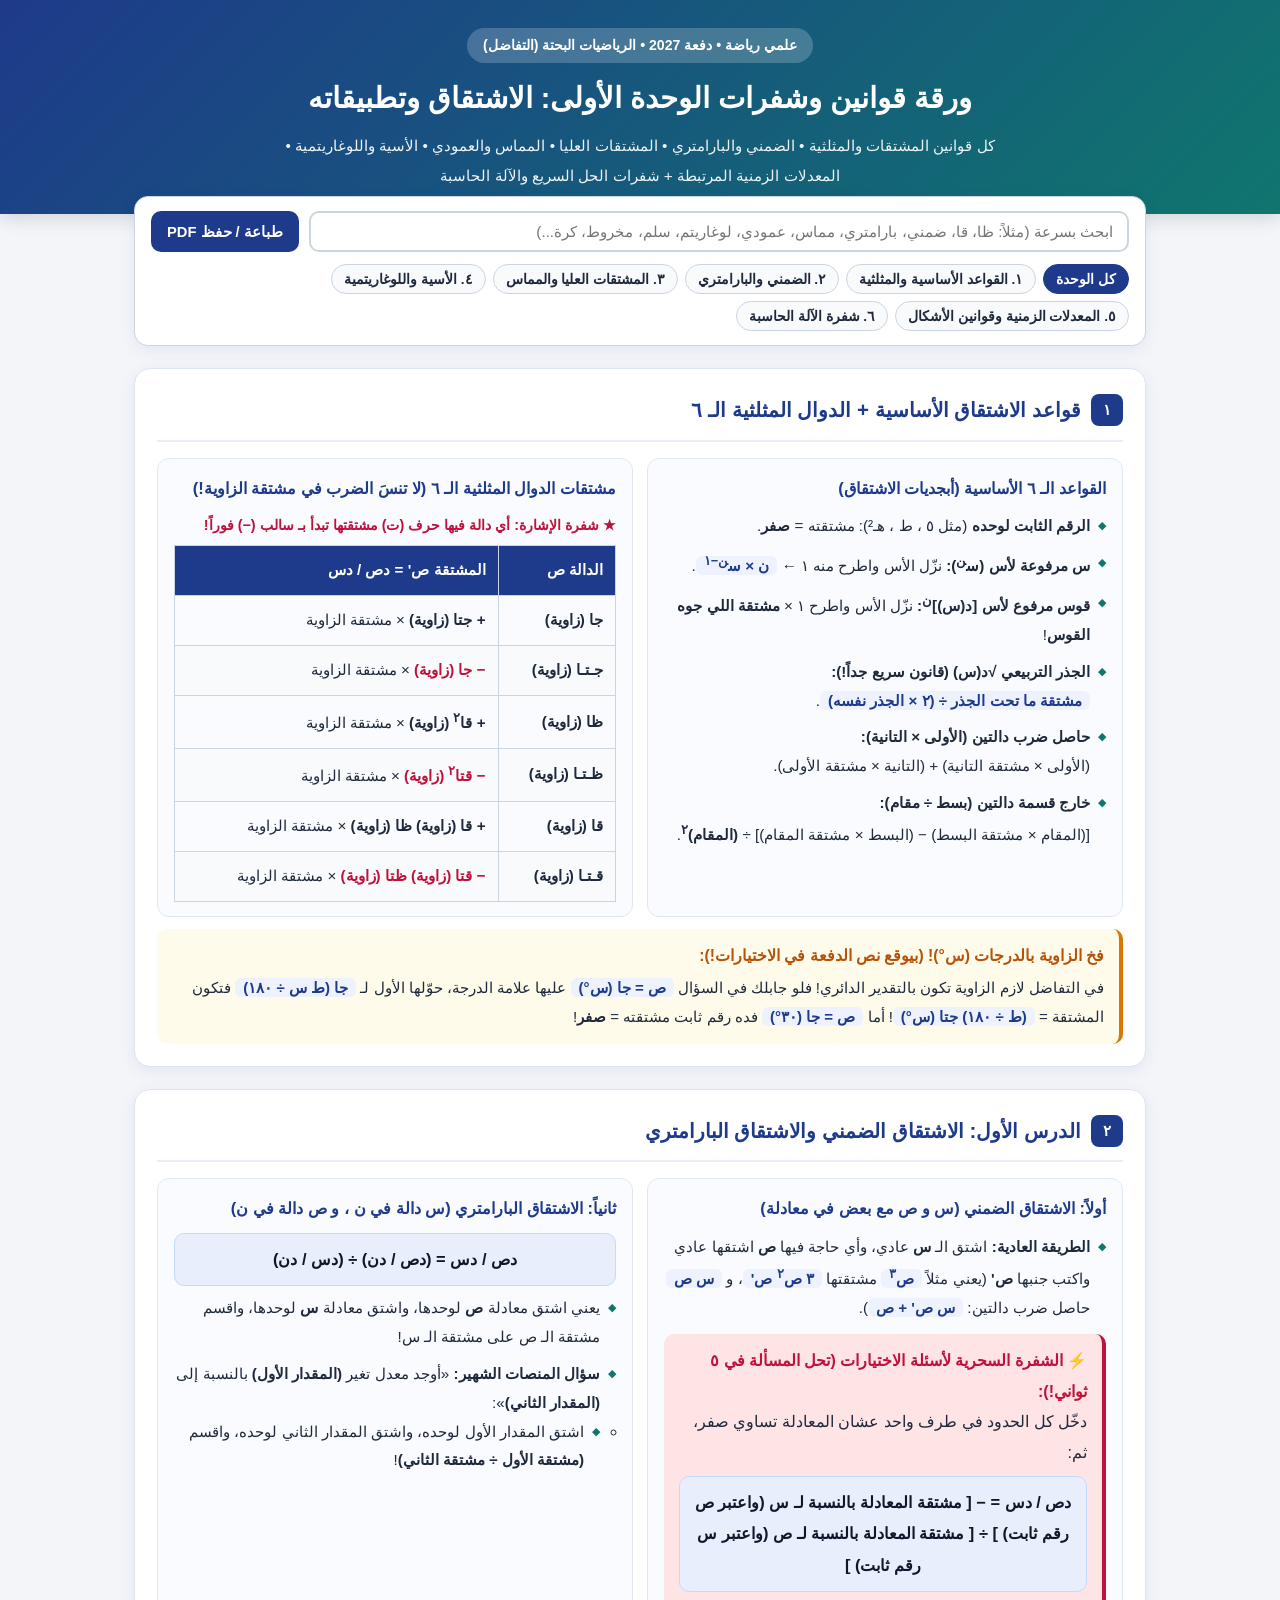
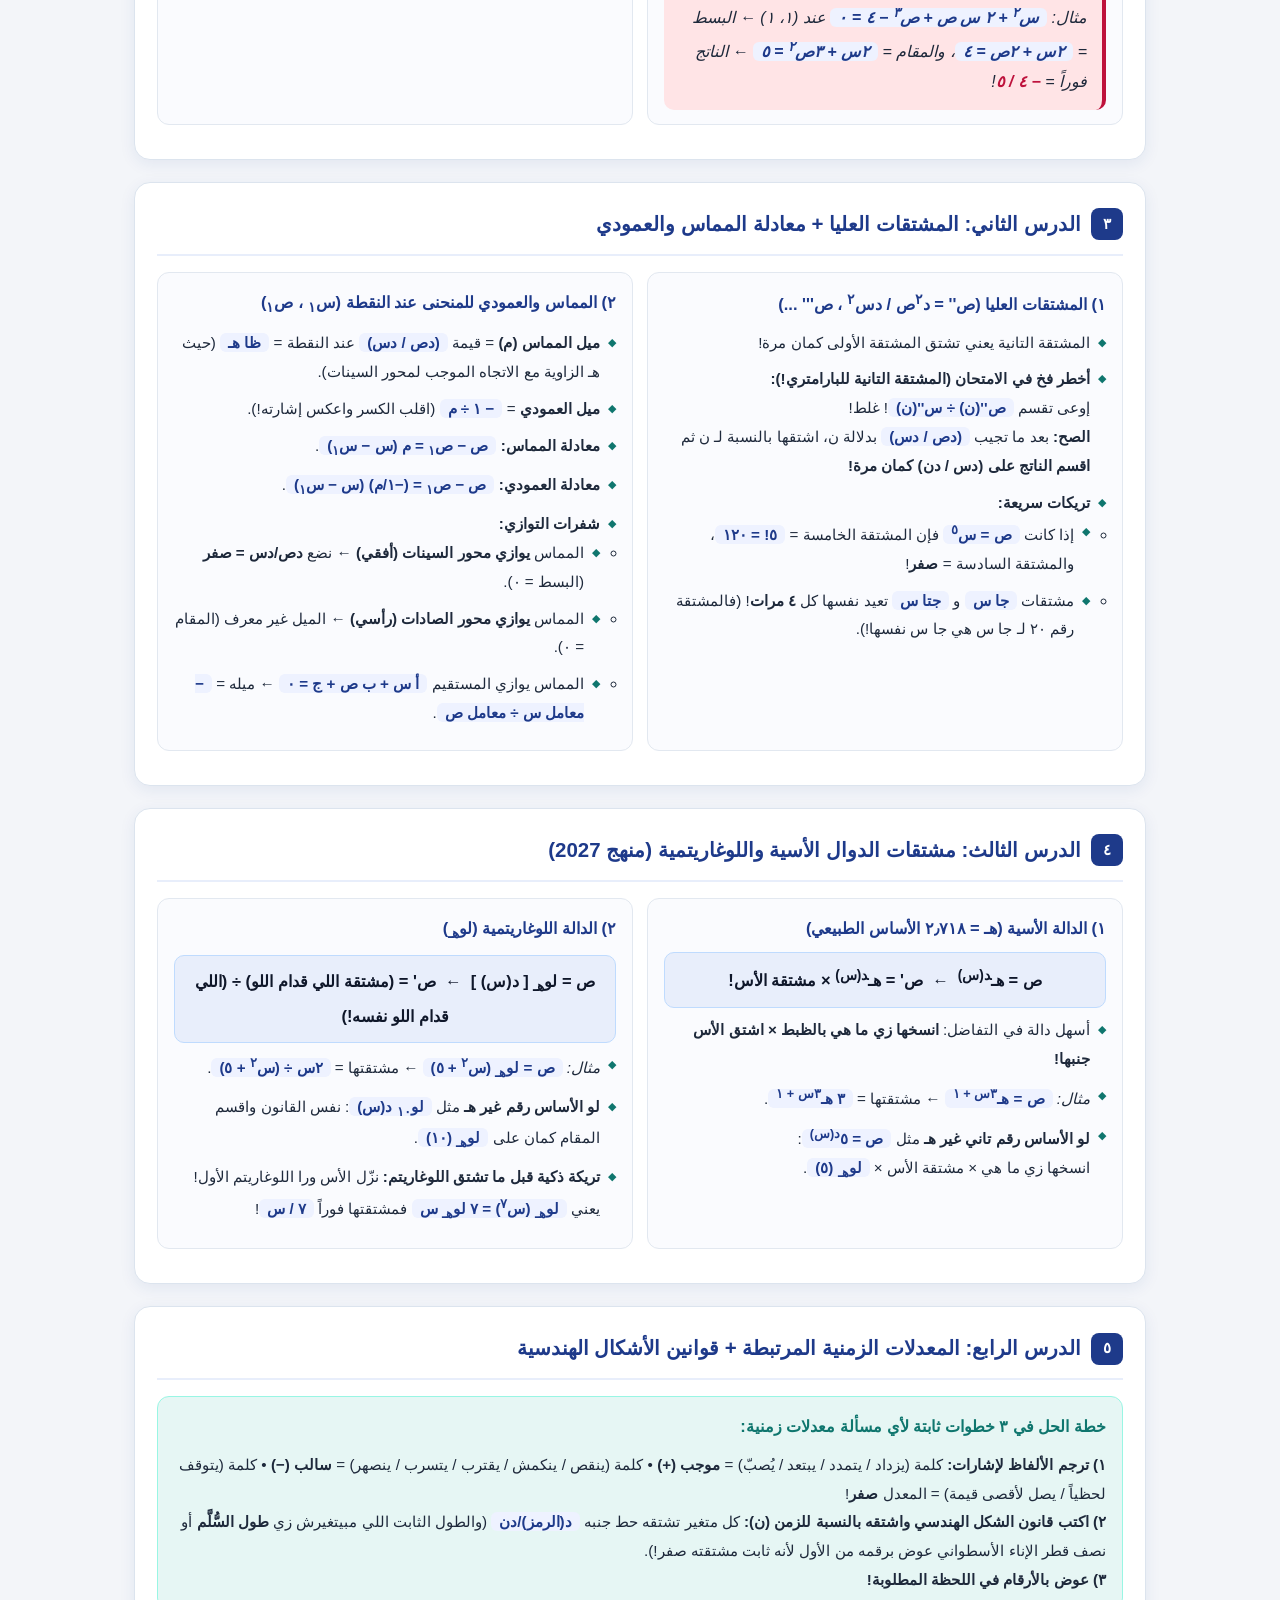
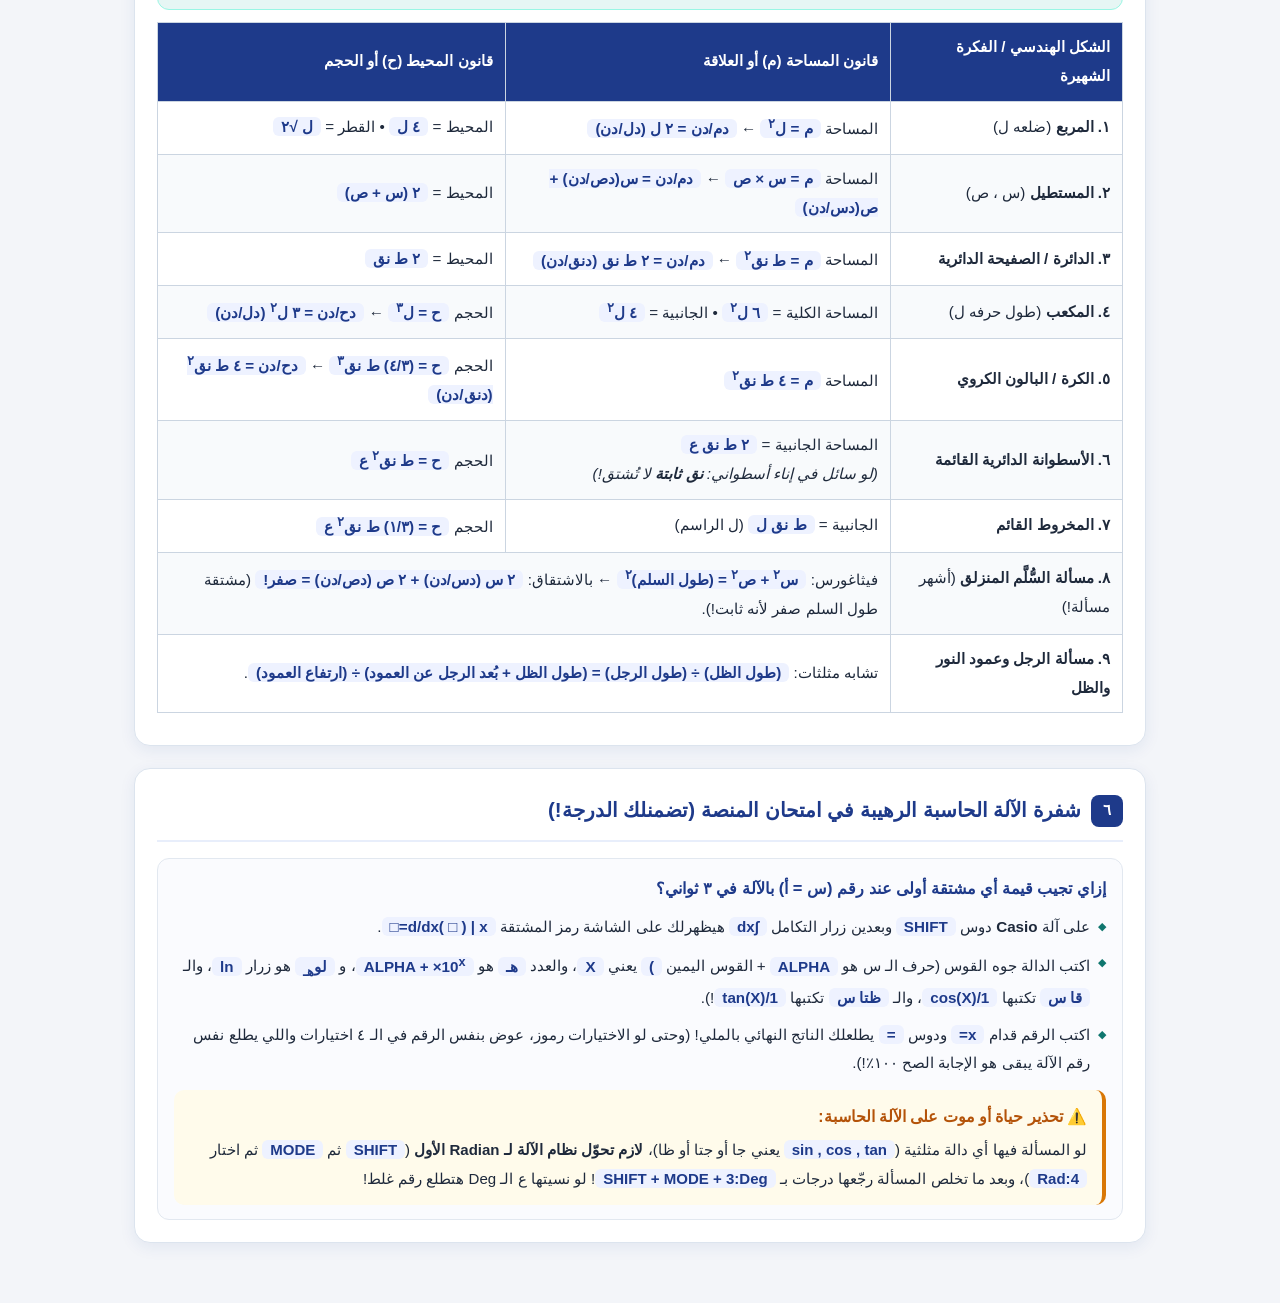
<file: +▌+è+¬+ê+å+¬-+º+ä+¬+ü+º+▌+ä-+º+ä+ê+¡+»+¬-+º+ä+ú+ê+ä+ë-2027.html>
<!DOCTYPE html>
<html lang="ar" dir="rtl">
<head>
<meta charset="UTF-8">
<meta name="viewport" content="width=device-width, initial-scale=1.0">
<title>زيتونة الوحدة الأولى تفاضل 2027 - الاشتقاق وتطبيقاته</title>
<style>
  :root {
    --bg: #f3f5f9;
    --card: #ffffff;
    --primary: #1e3a8a;
    --primary-light: #e8eefb;
    --teal: #0f766e;
    --teal-light: #e6f6f4;
    --amber: #b45309;
    --amber-light: #fef3c7;
    --crimson: #be123c;
    --crimson-light: #ffe4e6;
    --text: #1e293b;
    --muted: #64748b;
    --border: #cbd5e1;
    --shadow: 0 4px 16px rgba(30, 58, 138, 0.08);
  }

  * { box-sizing: border-box; margin: 0; padding: 0; }

  body {
    font-family: 'Segoe UI', Tahoma, 'Geeza Pro', Arial, sans-serif;
    background-color: var(--bg);
    color: var(--text);
    line-height: 1.9;
    padding-bottom: 60px;
  }

  .header {
    background: linear-gradient(135deg, #1e3a8a 0%, #0f766e 100%);
    color: #fff;
    padding: 28px 20px 24px;
    text-align: center;
    box-shadow: 0 4px 18px rgba(0,0,0,0.14);
  }

  .header-badge {
    display: inline-block;
    background: rgba(255,255,255,0.2);
    padding: 4px 16px;
    border-radius: 999px;
    font-size: 0.88rem;
    font-weight: 700;
    margin-bottom: 8px;
  }

  .header h1 { font-size: 1.8rem; margin-bottom: 6px; }
  .header p { font-size: 0.96rem; opacity: 0.93; max-width: 740px; margin: 0 auto; }

  .controls {
    max-width: 1040px;
    margin: -18px auto 22px;
    padding: 0 14px;
  }

  .controls-box {
    background: var(--card);
    border-radius: 14px;
    padding: 14px 16px;
    box-shadow: var(--shadow);
    border: 1px solid var(--border);
  }

  .search-row {
    display: flex;
    gap: 10px;
    margin-bottom: 12px;
    flex-wrap: wrap;
  }

  .search-input {
    flex: 1;
    min-width: 230px;
    padding: 10px 14px;
    border: 2px solid var(--border);
    border-radius: 10px;
    font-family: inherit;
    font-size: 0.95rem;
    outline: none;
  }

  .search-input:focus { border-color: var(--primary); }

  .print-btn {
    background: var(--primary);
    color: #fff;
    border: none;
    border-radius: 10px;
    padding: 10px 16px;
    font-family: inherit;
    font-size: 0.92rem;
    font-weight: 700;
    cursor: pointer;
  }

  .tabs { display: flex; gap: 7px; flex-wrap: wrap; }

  .tab-btn {
    background: #f8fafc;
    color: var(--text);
    border: 1px solid var(--border);
    padding: 6px 12px;
    border-radius: 999px;
    font-family: inherit;
    font-size: 0.85rem;
    font-weight: 700;
    cursor: pointer;
    transition: all 0.16s;
  }

  .tab-btn:hover { background: var(--primary-light); border-color: var(--primary); }
  .tab-btn.active { background: var(--primary); color: #fff; border-color: var(--primary); }

  .container {
    max-width: 1040px;
    margin: 0 auto;
    padding: 0 14px;
    display: flex;
    flex-direction: column;
    gap: 22px;
  }

  .section-card {
    background: var(--card);
    border-radius: 16px;
    padding: 22px;
    box-shadow: var(--shadow);
    border: 1px solid #dce4ee;
  }

  .section-title {
    display: flex;
    align-items: center;
    gap: 10px;
    font-size: 1.28rem;
    color: var(--primary);
    border-bottom: 2px solid var(--primary-light);
    padding-bottom: 10px;
    margin-bottom: 16px;
  }

  .sec-num {
    background: var(--primary);
    color: #fff;
    width: 32px;
    height: 32px;
    border-radius: 8px;
    display: inline-flex;
    align-items: center;
    justify-content: center;
    font-size: 0.95rem;
    font-weight: 700;
    flex-shrink: 0;
  }

  .grid-2 {
    display: grid;
    grid-template-columns: repeat(auto-fit, minmax(300px, 1fr));
    gap: 14px;
    margin-bottom: 12px;
  }

  .grid-3 {
    display: grid;
    grid-template-columns: repeat(auto-fit, minmax(230px, 1fr));
    gap: 12px;
    margin-bottom: 12px;
  }

  .box {
    background: #fafbfe;
    border: 1px solid #e2e8f0;
    border-radius: 12px;
    padding: 14px 16px;
  }

  .box h3 {
    font-size: 1.03rem;
    color: var(--primary);
    margin-bottom: 8px;
  }

  ul.list { list-style: none; padding-right: 0; }
  ul.list li {
    position: relative;
    padding-right: 16px;
    margin-bottom: 8px;
    font-size: 0.95rem;
  }
  ul.list li::before {
    content: "◆";
    position: absolute;
    right: 0;
    top: 3px;
    font-size: 0.7rem;
    color: var(--teal);
  }

  .math-box {
    background: var(--primary-light);
    border: 1px solid #bfdbfe;
    border-radius: 10px;
    padding: 10px 14px;
    margin: 8px 0;
    font-weight: 700;
    color: #0f172a;
    text-align: center;
    font-size: 1.03rem;
  }

  .m-inline {
    background: #eef2ff;
    color: #1e3a8a;
    padding: 1px 8px;
    border-radius: 6px;
    font-weight: 700;
  }

  table.m-table {
    width: 100%;
    border-collapse: collapse;
    margin: 10px 0;
    font-size: 0.95rem;
  }

  table.m-table th, table.m-table td {
    border: 1px solid #cbd5e1;
    padding: 10px 12px;
    text-align: right;
  }

  table.m-table th {
    background: var(--primary);
    color: #fff;
    font-weight: 700;
  }

  table.m-table tr:nth-child(even) { background: #f8fafc; }

  .trap {
    background: #fffbeb;
    border-right: 4px solid #d97706;
    border-radius: 10px;
    padding: 12px 15px;
    margin-top: 12px;
    font-size: 0.94rem;
  }

  .trap strong.t-head {
    color: #b45309;
    display: block;
    margin-bottom: 4px;
    font-size: 0.98rem;
  }

  .shortcut {
    background: var(--crimson-light);
    border-right: 4px solid var(--crimson);
    border-radius: 10px;
    padding: 12px 15px;
    margin-top: 12px;
  }

  .shortcut strong { color: var(--crimson); }

  .hidden { display: none !important; }
  .empty-msg {
    text-align: center;
    padding: 30px;
    background: #fff;
    border-radius: 14px;
    color: var(--muted);
    display: none;
  }

  @media print {
    body { background: #fff; padding: 0; }
    .controls { display: none; }
    .header { -webkit-print-color-adjust: exact; print-color-adjust: exact; padding: 16px; }
    .section-card { box-shadow: none; break-inside: avoid; margin-bottom: 14px; border: 1px solid #94a3b8; }
    table.m-table th, .math-box { -webkit-print-color-adjust: exact; print-color-adjust: exact; }
  }
</style>
</head>
<body>

<div class="header">
  <div class="header-badge">علمي رياضة • دفعة 2027 • الرياضيات البحتة (التفاضل)</div>
  <h1>ورقة قوانين وشفرات الوحدة الأولى: الاشتقاق وتطبيقاته</h1>
  <p>كل قوانين المشتقات والمثلثية • الضمني والبارامتري • المشتقات العليا • المماس والعمودي • الأسية واللوغاريتمية • المعدلات الزمنية المرتبطة + شفرات الحل السريع والآلة الحاسبة</p>
</div>

<div class="controls">
  <div class="controls-box">
    <div class="search-row">
      <input type="text" id="searchInput" class="search-input" placeholder="ابحث بسرعة (مثلاً: ظا، قا، ضمني، بارامتري، مماس، عمودي، لوغاريتم، سلم، مخروط، كرة...)">
      <button class="print-btn" onclick="window.print()">طباعة / حفظ PDF</button>
    </div>
    <div class="tabs">
      <button class="tab-btn active" data-cat="all">كل الوحدة</button>
      <button class="tab-btn" data-cat="basic">١. القواعد الأساسية والمثلثية</button>
      <button class="tab-btn" data-cat="imp">٢. الضمني والبارامتري</button>
      <button class="tab-btn" data-cat="high">٣. المشتقات العليا والمماس</button>
      <button class="tab-btn" data-cat="exp">٤. الأسية واللوغاريتمية</button>
      <button class="tab-btn" data-cat="rates">٥. المعدلات الزمنية وقوانين الأشكال</button>
      <button class="tab-btn" data-cat="calc">٦. شفرة الآلة الحاسبة</button>
    </div>
  </div>
</div>

<div class="container" id="cardsContainer">

  <!-- ١. قواعد الاشتقاق الأساسية والدوال المثلثية -->
  <div class="section-card" data-cat="basic">
    <h2 class="section-title"><span class="sec-num">١</span> قواعد الاشتقاق الأساسية + الدوال المثلثية الـ ٦</h2>

    <div class="grid-2">
      <div class="box">
        <h3>القواعد الـ ٦ الأساسية (أبجديات الاشتقاق)</h3>
        <ul class="list">
          <li><strong>الرقم الثابت لوحده</strong> (مثل ٥ ، ط ، هـ²): مشتقته = <strong>صفر</strong>.</li>
          <li><strong>س مرفوعة لأس (س<sup>ن</sup>):</strong> نزّل الأس واطرح منه ١ ← <span class="m-inline">ن × س<sup>ن−١</sup></span>.</li>
          <li><strong>قوس مرفوع لأس [د(س)]<sup>ن</sup>:</strong> نزّل الأس واطرح ١ × <strong>مشتقة اللي جوه القوس</strong>!</li>
          <li><strong>الجذر التربيعي √د(س) (قانون سريع جداً!):</strong><br>
            <span class="m-inline">مشتقة ما تحت الجذر ÷ (٢ × الجذر نفسه)</span>.</li>
          <li><strong>حاصل ضرب دالتين (الأولى × التانية):</strong><br>
            (الأولى × مشتقة التانية) + (التانية × مشتقة الأولى).</li>
          <li><strong>خارج قسمة دالتين (بسط ÷ مقام):</strong><br>
            [(المقام × مشتقة البسط) − (البسط × مشتقة المقام)] ÷ <strong>(المقام)<sup>٢</sup></strong>.</li>
        </ul>
      </div>

      <div class="box">
        <h3>مشتقات الدوال المثلثية الـ ٦ (لا تنسَ الضرب في مشتقة الزاوية!)</h3>
        <p style="font-size:0.9rem; color:var(--crimson); font-weight:700; margin-bottom:6px;">
          ★ شفرة الإشارة: أي دالة فيها حرف <strong>(ت)</strong> مشتقتها تبدأ بـ <strong>سالب (−)</strong> فوراً!
        </p>
        <table class="m-table" style="margin:0;">
          <thead>
            <tr>
              <th>الدالة ص</th>
              <th>المشتقة ص' = دص / دس</th>
            </tr>
          </thead>
          <tbody>
            <tr><td><strong>جا (زاوية)</strong></td><td><strong>+ جتا (زاوية)</strong> × مشتقة الزاوية</td></tr>
            <tr><td><strong>جـتـا (زاوية)</strong></td><td><strong style="color:var(--crimson);">− جا (زاوية)</strong> × مشتقة الزاوية</td></tr>
            <tr><td><strong>ظا (زاوية)</strong></td><td><strong>+ قا<sup>٢</sup> (زاوية)</strong> × مشتقة الزاوية</td></tr>
            <tr><td><strong>ظـتـا (زاوية)</strong></td><td><strong style="color:var(--crimson);">− قتا<sup>٢</sup> (زاوية)</strong> × مشتقة الزاوية</td></tr>
            <tr><td><strong>قا (زاوية)</strong></td><td><strong>+ قا (زاوية) ظا (زاوية)</strong> × مشتقة الزاوية</td></tr>
            <tr><td><strong>قـتـا (زاوية)</strong></td><td><strong style="color:var(--crimson);">− قتا (زاوية) ظتا (زاوية)</strong> × مشتقة الزاوية</td></tr>
          </tbody>
        </table>
      </div>
    </div>

    <div class="trap">
      <strong class="t-head">فخ الزاوية بالدرجات (س°)! (بيوقع نص الدفعة في الاختيارات!):</strong>
      في التفاضل لازم الزاوية تكون بالتقدير الدائري! فلو جابلك في السؤال <span class="m-inline">ص = جا (س°)</span> عليها علامة الدرجة، حوّلها الأول لـ <span class="m-inline">جا (ط س ÷ ١٨٠)</span> فتكون المشتقة = <span class="m-inline">(ط ÷ ١٨٠) جتا (س°)</span>! أما <span class="m-inline">ص = جا (٣٠°)</span> فده رقم ثابت مشتقته = <strong>صفر</strong>!
    </div>
  </div>

  <!-- ٢. الاشتقاق الضمني والبارامتري -->
  <div class="section-card" data-cat="imp">
    <h2 class="section-title"><span class="sec-num">٢</span> الدرس الأول: الاشتقاق الضمني والاشتقاق البارامتري</h2>

    <div class="grid-2">
      <div class="box">
        <h3>أولاً: الاشتقاق الضمني (س و ص مع بعض في معادلة)</h3>
        <ul class="list">
          <li><strong>الطريقة العادية:</strong> اشتق الـ <strong>س</strong> عادي، وأي حاجة فيها <strong>ص</strong> اشتقها عادي واكتب جنبها <strong>ص'</strong> (يعني مثلاً <span class="m-inline">ص<sup>٣</sup></span> مشتقتها <span class="m-inline">٣ ص<sup>٢</sup> ص'</span>، و <span class="m-inline">س ص</span> حاصل ضرب دالتين: <span class="m-inline">س ص' + ص</span>).</li>
        </ul>
        <div class="shortcut">
          <strong>⚡ الشفرة السحرية لأسئلة الاختيارات (تحل المسألة في ٥ ثواني!):</strong><br>
          دخّل كل الحدود في طرف واحد عشان المعادلة تساوي صفر، ثم:<br>
          <div class="math-box">دص / دس = − [ مشتقة المعادلة بالنسبة لـ س (واعتبر ص رقم ثابت) ] ÷ [ مشتقة المعادلة بالنسبة لـ ص (واعتبر س رقم ثابت) ]</div>
          <em>مثال: <span class="m-inline">س<sup>٢</sup> + ٢ س ص + ص<sup>٣</sup> − ٤ = ٠</span> عند (١، ١) ← البسط = <span class="m-inline">٢س + ٢ص = ٤</span>، والمقام = <span class="m-inline">٢س + ٣ص<sup>٢</sup> = ٥</span> ← الناتج فوراً = <strong>− ٤ / ٥</strong>!</em>
        </div>
      </div>

      <div class="box">
        <h3>ثانياً: الاشتقاق البارامتري (س دالة في ن ، و ص دالة في ن)</h3>
        <div class="math-box">دص / دس = (دص / دن) ÷ (دس / دن)</div>
        <ul class="list">
          <li>يعني اشتق معادلة <strong>ص</strong> لوحدها، واشتق معادلة <strong>س</strong> لوحدها، واقسم مشتقة الـ ص على مشتقة الـ س!</li>
          <li><strong>سؤال المنصات الشهير:</strong> «أوجد معدل تغير <strong>(المقدار الأول)</strong> بالنسبة إلى <strong>(المقدار الثاني)</strong>»:
            <ul>
              <li>اشتق المقدار الأول لوحده، واشتق المقدار الثاني لوحده، واقسم <strong>(مشتقة الأول ÷ مشتقة الثاني)</strong>!</li>
            </ul>
          </li>
        </ul>
      </div>
    </div>
  </div>

  <!-- ٣. المشتقات العليا + معادلتا المماس والعمودي -->
  <div class="section-card" data-cat="high">
    <h2 class="section-title"><span class="sec-num">٣</span> الدرس الثاني: المشتقات العليا + معادلة المماس والعمودي</h2>

    <div class="grid-2">
      <div class="box">
        <h3>١) المشتقات العليا (ص'' = د<sup>٢</sup>ص / دس<sup>٢</sup> ، ص''' ...)</h3>
        <ul class="list">
          <li>المشتقة التانية يعني تشتق المشتقة الأولى كمان مرة!</li>
          <li><strong>أخطر فخ في الامتحان (المشتقة التانية للبارامتري!):</strong><br>
            إوعى تقسم <span class="m-inline">ص''(ن) ÷ س''(ن)</span>! غلط!<br>
            <strong>الصح:</strong> بعد ما تجيب <span class="m-inline">(دص / دس)</span> بدلالة ن، اشتقها بالنسبة لـ ن ثم <strong>اقسم الناتج على (دس / دن) كمان مرة!</strong></li>
          <li><strong>تريكات سريعة:</strong>
            <ul>
              <li>إذا كانت <span class="m-inline">ص = س<sup>٥</sup></span> فإن المشتقة الخامسة = <span class="m-inline">٥! = ١٢٠</span>، والمشتقة السادسة = <strong>صفر</strong>!</li>
              <li>مشتقات <span class="m-inline">جا س</span> و <span class="m-inline">جتا س</span> تعيد نفسها كل <strong>٤ مرات</strong>! (فالمشتقة رقم ٢٠ لـ جا س هي جا س نفسها!).</li>
            </ul>
          </li>
        </ul>
      </div>

      <div class="box">
        <h3>٢) المماس والعمودي للمنحنى عند النقطة (س<sub>١</sub> ، ص<sub>١</sub>)</h3>
        <ul class="list">
          <li><strong>ميل المماس (م)</strong> = قيمة <span class="m-inline">(دص / دس)</span> عند النقطة = <span class="m-inline">ظا هـ</span> (حيث هـ الزاوية مع الاتجاه الموجب لمحور السينات).</li>
          <li><strong>ميل العمودي</strong> = <span class="m-inline">− ١ ÷ م</span> (اقلب الكسر واعكس إشارته!).</li>
          <li><strong>معادلة المماس:</strong> <span class="m-inline">ص − ص<sub>١</sub> = م (س − س<sub>١</sub>)</span>.</li>
          <li><strong>معادلة العمودي:</strong> <span class="m-inline">ص − ص<sub>١</sub> = (−١/م) (س − س<sub>١</sub>)</span>.</li>
          <li><strong>شفرات التوازي:</strong>
            <ul>
              <li>المماس <strong>يوازي محور السينات (أفقي)</strong> ← نضع <strong>دص/دس = صفر</strong> (البسط = ٠).</li>
              <li>المماس <strong>يوازي محور الصادات (رأسي)</strong> ← الميل غير معرف (المقام = ٠).</li>
              <li>المماس يوازي المستقيم <span class="m-inline">أ س + ب ص + ج = ٠</span> ← ميله = <span class="m-inline">− معامل س ÷ معامل ص</span>.</li>
            </ul>
          </li>
        </ul>
      </div>
    </div>
  </div>

  <!-- ٤. الدوال الأسية واللوغاريتمية -->
  <div class="section-card" data-cat="exp">
    <h2 class="section-title"><span class="sec-num">٤</span> الدرس الثالث: مشتقات الدوال الأسية واللوغاريتمية (منهج 2027)</h2>

    <div class="grid-2">
      <div class="box">
        <h3>١) الدالة الأسية (هـ = ٢٫٧١٨ الأساس الطبيعي)</h3>
        <div class="math-box">ص = هـ<sup>د(س)</sup> &nbsp;←&nbsp; ص' = هـ<sup>د(س)</sup> × مشتقة الأس!</div>
        <ul class="list">
          <li>أسهل دالة في التفاضل: <strong>انسخها زي ما هي بالظبط × اشتق الأس جنبها!</strong></li>
          <li><em>مثال:</em> <span class="m-inline">ص = هـ<sup>٣س + ١</sup></span> ← مشتقتها = <span class="m-inline">٣ هـ<sup>٣س + ١</sup></span>.</li>
          <li><strong>لو الأساس رقم تاني غير هـ</strong> مثل <span class="m-inline">ص = ٥<sup>د(س)</sup></span>:<br>
            انسخها زي ما هي × مشتقة الأس × <span class="m-inline">لو<sub>هـ</sub> (٥)</span>.</li>
        </ul>
      </div>

      <div class="box">
        <h3>٢) الدالة اللوغاريتمية (لو<sub>هـ</sub>)</h3>
        <div class="math-box">ص = لو<sub>هـ</sub> [ د(س) ] &nbsp;←&nbsp; ص' = (مشتقة اللي قدام اللو) ÷ (اللي قدام اللو نفسه!)</div>
        <ul class="list">
          <li><em>مثال:</em> <span class="m-inline">ص = لو<sub>هـ</sub> (س<sup>٢</sup> + ٥)</span> ← مشتقتها = <span class="m-inline">٢س ÷ (س<sup>٢</sup> + ٥)</span>.</li>
          <li><strong>لو الأساس رقم غير هـ</strong> مثل <span class="m-inline">لو<sub>١٠</sub> د(س)</span>: نفس القانون واقسم المقام كمان على <span class="m-inline">لو<sub>هـ</sub> (١٠)</span>.</li>
          <li><strong>تريكة ذكية قبل ما تشتق اللوغاريتم:</strong> نزّل الأس ورا اللوغاريتم الأول! يعني <span class="m-inline">لو<sub>هـ</sub> (س<sup>٧</sup>) = ٧ لو<sub>هـ</sub> س</span> فمشتقتها فوراً <span class="m-inline">٧ / س</span>!</li>
        </ul>
      </div>
    </div>
  </div>

  <!-- ٥. المعدلات الزمنية المرتبطة -->
  <div class="section-card" data-cat="rates">
    <h2 class="section-title"><span class="sec-num">٥</span> الدرس الرابع: المعدلات الزمنية المرتبطة + قوانين الأشكال الهندسية</h2>

    <div class="box" style="margin-bottom:12px; background:var(--teal-light); border-color:#99f6e4;">
      <h3 style="color:var(--teal);">خطة الحل في ٣ خطوات ثابتة لأي مسألة معدلات زمنية:</h3>
      <p style="font-size:0.95rem;">
        <strong>١) ترجم الألفاظ لإشارات:</strong> كلمة (يزداد / يتمدد / يبتعد / يُصبّ) = <strong>موجب (+)</strong> • كلمة (ينقص / ينكمش / يقترب / يتسرب / ينصهر) = <strong>سالب (−)</strong> • كلمة (يتوقف لحظياً / يصل لأقصى قيمة) = المعدل <strong>صفر</strong>!<br>
        <strong>٢) اكتب قانون الشكل الهندسي واشتقه بالنسبة للزمن (ن):</strong> كل متغير تشتقه حط جنبه <span class="m-inline">د(الرمز)/دن</span> (والطول الثابت اللي مبيتغيرش زي <strong>طول السُّلَّم</strong> أو نصف قطر الإناء الأسطواني عوض برقمه من الأول لأنه ثابت مشتقته صفر!).<br>
        <strong>٣) عوض بالأرقام في اللحظة المطلوبة!</strong>
      </p>
    </div>

    <table class="m-table">
      <thead>
        <tr>
          <th>الشكل الهندسي / الفكرة الشهيرة</th>
          <th>قانون المساحة (م) أو العلاقة</th>
          <th>قانون المحيط (ح) أو الحجم</th>
        </tr>
      </thead>
      <tbody>
        <tr>
          <td><strong>١. المربع</strong> (ضلعه ل)</td>
          <td>المساحة <span class="m-inline">م = ل<sup>٢</sup></span> ← <span class="m-inline">دم/دن = ٢ ل (دل/دن)</span></td>
          <td>المحيط = <span class="m-inline">٤ ل</span> • القطر = <span class="m-inline">ل √٢</span></td>
        </tr>
        <tr>
          <td><strong>٢. المستطيل</strong> (س ، ص)</td>
          <td>المساحة <span class="m-inline">م = س × ص</span> ← <span class="m-inline">دم/دن = س(دص/دن) + ص(دس/دن)</span></td>
          <td>المحيط = <span class="m-inline">٢ (س + ص)</span></td>
        </tr>
        <tr>
          <td><strong>٣. الدائرة / الصفيحة الدائرية</strong></td>
          <td>المساحة <span class="m-inline">م = ط نق<sup>٢</sup></span> ← <span class="m-inline">دم/دن = ٢ ط نق (دنق/دن)</span></td>
          <td>المحيط = <span class="m-inline">٢ ط نق</span></td>
        </tr>
        <tr>
          <td><strong>٤. المكعب</strong> (طول حرفه ل)</td>
          <td>المساحة الكلية = <span class="m-inline">٦ ل<sup>٢</sup></span> • الجانبية = <span class="m-inline">٤ ل<sup>٢</sup></span></td>
          <td>الحجم <span class="m-inline">ح = ل<sup>٣</sup></span> ← <span class="m-inline">دح/دن = ٣ ل<sup>٢</sup> (دل/دن)</span></td>
        </tr>
        <tr>
          <td><strong>٥. الكرة / البالون الكروي</strong></td>
          <td>المساحة <span class="m-inline">م = ٤ ط نق<sup>٢</sup></span></td>
          <td>الحجم <span class="m-inline">ح = (٤/٣) ط نق<sup>٣</sup></span> ← <span class="m-inline">دح/دن = ٤ ط نق<sup>٢</sup> (دنق/دن)</span></td>
        </tr>
        <tr>
          <td><strong>٦. الأسطوانة الدائرية القائمة</strong></td>
          <td>المساحة الجانبية = <span class="m-inline">٢ ط نق ع</span><br><em>(لو سائل في إناء أسطواني: <strong>نق ثابتة</strong> لا تُشتق!)</em></td>
          <td>الحجم <span class="m-inline">ح = ط نق<sup>٢</sup> ع</span></td>
        </tr>
        <tr>
          <td><strong>٧. المخروط القائم</strong></td>
          <td>الجانبية = <span class="m-inline">ط نق ل</span> (ل الراسم)</td>
          <td>الحجم <span class="m-inline">ح = (١/٣) ط نق<sup>٢</sup> ع</span></td>
        </tr>
        <tr>
          <td><strong>٨. مسألة السُّلَّم المنزلق</strong> (أشهر مسألة!)</td>
          <td colspan="2">فيثاغورس: <span class="m-inline">س<sup>٢</sup> + ص<sup>٢</sup> = (طول السلم)<sup>٢</sup></span> ← بالاشتقاق: <span class="m-inline">٢ س (دس/دن) + ٢ ص (دص/دن) = صفر!</span> (مشتقة طول السلم صفر لأنه ثابت!).</td>
        </tr>
        <tr>
          <td><strong>٩. مسألة الرجل وعمود النور والظل</strong></td>
          <td colspan="2">تشابه مثلثات: <span class="m-inline">(طول الظل) ÷ (طول الرجل) = (طول الظل + بُعد الرجل عن العمود) ÷ (ارتفاع العمود)</span>.</td>
        </tr>
      </tbody>
    </table>
  </div>

  <!-- ٦. شفرة الآلة الحاسبة -->
  <div class="section-card" data-cat="calc">
    <h2 class="section-title"><span class="sec-num">٦</span> شفرة الآلة الحاسبة الرهيبة في امتحان المنصة (تضمنلك الدرجة!)</h2>

    <div class="box">
      <h3>إزاي تجيب قيمة أي مشتقة أولى عند رقم (س = أ) بالآلة في ٣ ثواني؟</h3>
      <ul class="list">
        <li>على آلة <strong>Casio</strong> دوس <span class="m-inline">SHIFT</span> وبعدين زرار التكامل <span class="m-inline">∫dx</span> هيظهرلك على الشاشة رمز المشتقة <span class="m-inline">d/dx( □ ) | x=□</span>.</li>
        <li>اكتب الدالة جوه القوس (حرف الـ س هو <span class="m-inline">ALPHA</span> + القوس اليمين <span class="m-inline">)</span> يعني <span class="m-inline">X</span>، والعدد <span class="m-inline">هـ</span> هو <span class="m-inline">ALPHA + ×10<sup>x</sup></span>، و <span class="m-inline">لو<sub>هـ</sub></span> هو زرار <span class="m-inline">ln</span>، والـ <span class="m-inline">قا س</span> تكتبها <span class="m-inline">1/cos(X)</span>، والـ <span class="m-inline">ظتا س</span> تكتبها <span class="m-inline">1/tan(X)</span>!).</li>
        <li>اكتب الرقم قدام <span class="m-inline">x=</span> ودوس <span class="m-inline">=</span> يطلعلك الناتج النهائي بالملي! (وحتى لو الاختيارات رموز، عوض بنفس الرقم في الـ ٤ اختيارات واللي يطلع نفس رقم الآلة يبقى هو الإجابة الصح ١٠٠٪!).</li>
      </ul>
      <div class="trap">
        <strong class="t-head">⚠️ تحذير حياة أو موت على الآلة الحاسبة:</strong>
        لو المسألة فيها أي دالة مثلثية (<span class="m-inline">sin , cos , tan</span> يعني جا أو جتا أو ظا)، <strong>لازم تحوّل نظام الآلة لـ Radian الأول</strong> (<span class="m-inline">SHIFT</span> ثم <span class="m-inline">MODE</span> ثم اختار <span class="m-inline">4:Rad</span>)، وبعد ما تخلص المسألة رجّعها درجات بـ <span class="m-inline">SHIFT + MODE + 3:Deg</span>! لو نسيتها ع الـ Deg هتطلع رقم غلط!
      </div>
    </div>
  </div>

</div>

<div class="empty-msg" id="emptyMsg">مفيش نتيجة مطابقة.. جرب كلمة أبسط زي: ظا، ضمني، مماس، لوغاريتم، سلم، كرة، آلة!</div>

<script>
  const searchInput = document.getElementById('searchInput');
  const tabs = document.querySelectorAll('.tab-btn');
  const cards = document.querySelectorAll('.section-card');
  const emptyMsg = document.getElementById('emptyMsg');

  let activeCat = 'all';

  function normalizeText(str) {
    return str
      .replace(/[\u064B-\u065F\u0670]/g, '')
      .replace(/[أإآ]/g, 'ا')
      .replace(/ة/g, 'ه')
      .replace(/ى/g, 'ي')
      .toLowerCase();
  }

  function filterCards() {
    const query = normalizeText(searchInput.value.trim());
    let visibleCount = 0;

    cards.forEach(card => {
      const catMatch = (activeCat === 'all' || card.dataset.cat === activeCat);
      const textMatch = !query || normalizeText(card.innerText).includes(query);

      if (catMatch && textMatch) {
        card.classList.remove('hidden');
        visibleCount++;
      } else {
        card.classList.add('hidden');
      }
    });

    emptyMsg.style.display = visibleCount === 0 ? 'block' : 'none';
  }

  tabs.forEach(btn => {
    btn.addEventListener('click', () => {
      tabs.forEach(b => b.classList.remove('active'));
      btn.classList.add('active');
      activeCat = btn.dataset.cat;
      filterCards();
    });
  });

  searchInput.addEventListener('input', filterCards);
</script>

</body>
</html>
</file>
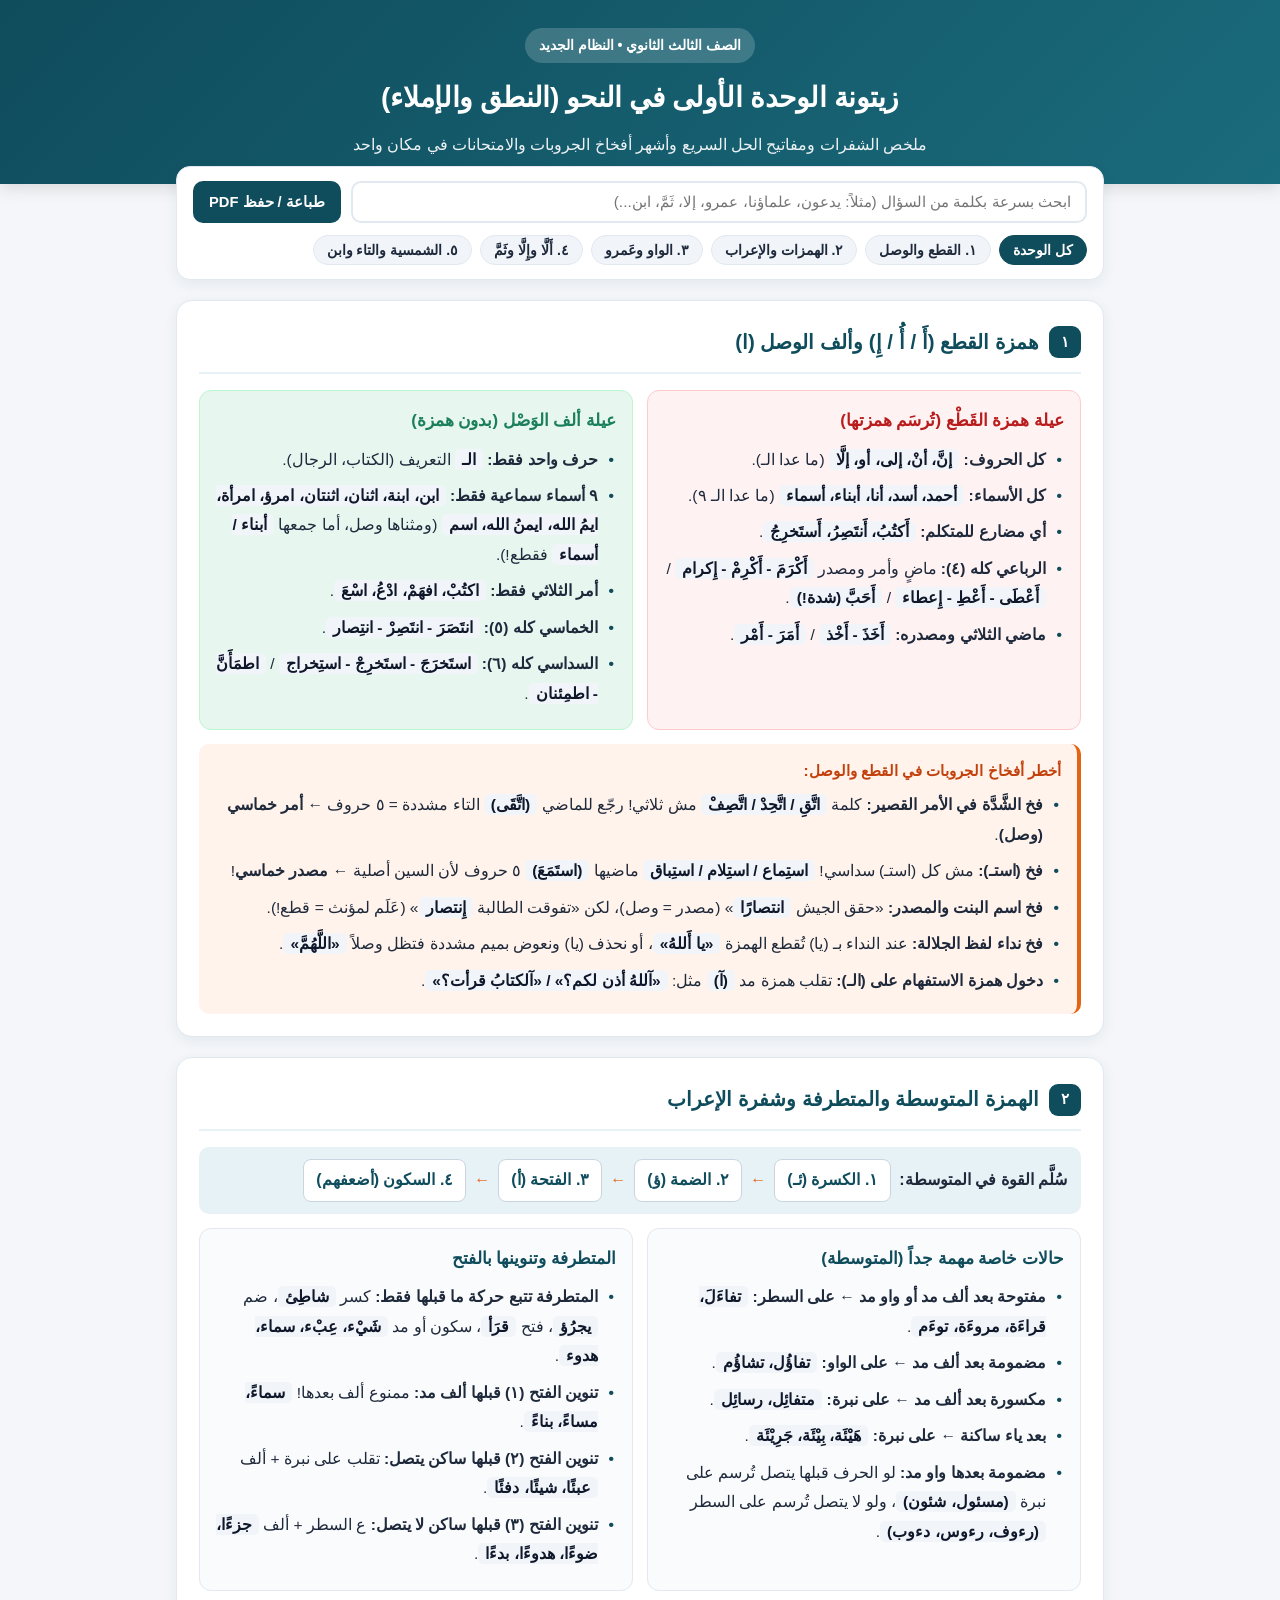
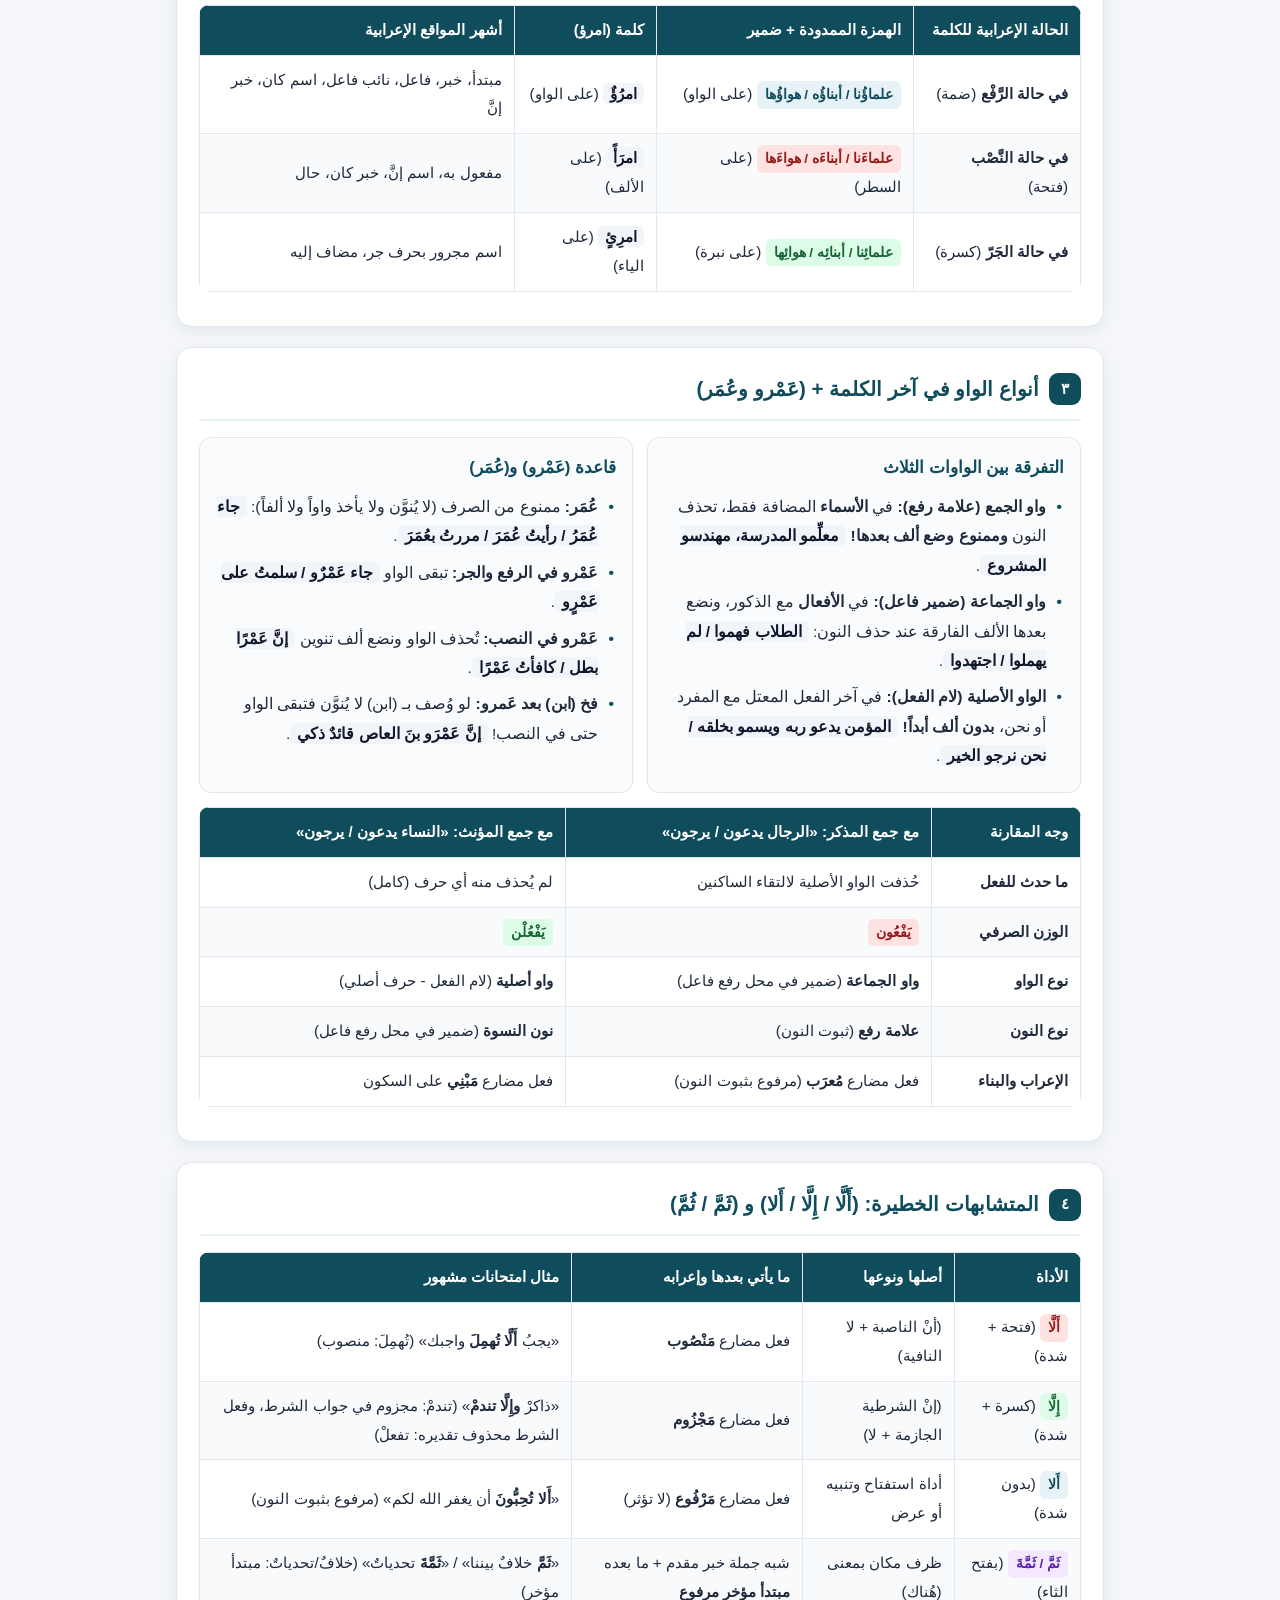
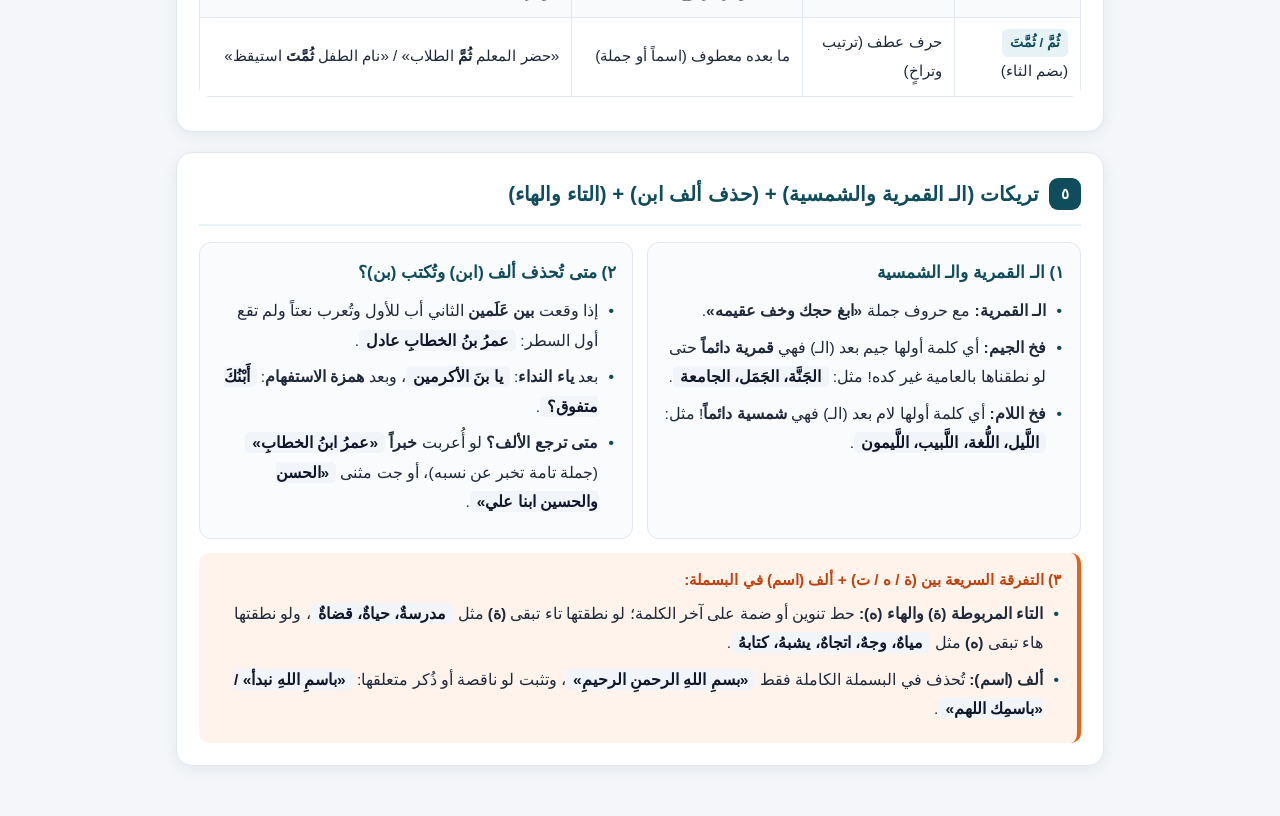
<file: +▌+è+¬+ê+å+¬-+º+ä+ê+¡+»+¬-+º+ä+ú+ê+ä+ë-+å+¡+ê.html>
<!DOCTYPE html>
<html lang="ar" dir="rtl">
<head>
<meta charset="UTF-8">
<meta name="viewport" content="width=device-width, initial-scale=1.0">
<title>زيتونة الوحدة الأولى نحو - الصف الثالث الثانوي</title>
<style>
  :root {
    --bg: #f4f6f9;
    --card: #ffffff;
    --primary: #0f4c5c;
    --primary-light: #e6f2f5;
    --accent: #e36414;
    --accent-light: #fff3eb;
    --success: #1b7f5a;
    --success-light: #e8f6f0;
    --danger: #b91c1c;
    --danger-light: #fef2f2;
    --purple: #5b21b6;
    --purple-light: #f3e8ff;
    --text: #1e293b;
    --muted: #64748b;
    --border: #e2e8f0;
    --shadow: 0 4px 14px rgba(15, 76, 92, 0.07);
  }

  * {
    box-sizing: border-box;
    margin: 0;
    padding: 0;
  }

  body {
    font-family: 'Segoe UI', Tahoma, 'Geeza Pro', 'Traditional Arabic', Arial, sans-serif;
    background-color: var(--bg);
    color: var(--text);
    line-height: 1.9;
    padding-bottom: 50px;
  }

  .header {
    background: linear-gradient(135deg, #0f4c5c 0%, #1a6b7c 100%);
    color: #fff;
    padding: 28px 20px 24px;
    text-align: center;
    box-shadow: 0 4px 16px rgba(0, 0, 0, 0.12);
  }

  .header-badge {
    display: inline-block;
    background: rgba(255, 255, 255, 0.18);
    padding: 4px 14px;
    border-radius: 999px;
    font-size: 0.88rem;
    margin-bottom: 8px;
    font-weight: 600;
  }

  .header h1 {
    font-size: 1.75rem;
    margin-bottom: 6px;
    letter-spacing: -0.3px;
  }

  .header p {
    font-size: 0.98rem;
    opacity: 0.92;
    max-width: 650px;
    margin: 0 auto;
  }

  .controls {
    max-width: 960px;
    margin: -18px auto 20px;
    padding: 0 16px;
  }

  .controls-box {
    background: var(--card);
    border-radius: 14px;
    padding: 14px 16px;
    box-shadow: var(--shadow);
    border: 1px solid var(--border);
  }

  .search-row {
    display: flex;
    gap: 10px;
    margin-bottom: 12px;
    flex-wrap: wrap;
  }

  .search-input {
    flex: 1;
    min-width: 220px;
    padding: 10px 14px;
    border: 2px solid var(--border);
    border-radius: 10px;
    font-family: inherit;
    font-size: 0.96rem;
    outline: none;
    transition: border-color 0.2s;
  }

  .search-input:focus {
    border-color: var(--primary);
  }

  .print-btn {
    background: var(--primary);
    color: #fff;
    border: none;
    border-radius: 10px;
    padding: 10px 16px;
    font-family: inherit;
    font-size: 0.92rem;
    font-weight: 600;
    cursor: pointer;
    transition: opacity 0.2s;
  }

  .print-btn:hover {
    opacity: 0.9;
  }

  .tabs {
    display: flex;
    gap: 8px;
    flex-wrap: wrap;
  }

  .tab-btn {
    background: #f1f5f9;
    color: var(--text);
    border: 1px solid var(--border);
    padding: 6px 13px;
    border-radius: 999px;
    font-family: inherit;
    font-size: 0.88rem;
    font-weight: 600;
    cursor: pointer;
    transition: all 0.18s;
  }

  .tab-btn:hover {
    background: var(--primary-light);
    border-color: var(--primary);
  }

  .tab-btn.active {
    background: var(--primary);
    color: #fff;
    border-color: var(--primary);
  }

  .container {
    max-width: 960px;
    margin: 0 auto;
    padding: 0 16px;
    display: flex;
    flex-direction: column;
    gap: 20px;
  }

  .section-card {
    background: var(--card);
    border-radius: 16px;
    padding: 22px;
    box-shadow: var(--shadow);
    border: 1px solid var(--border);
  }

  .section-title {
    display: flex;
    align-items: center;
    gap: 10px;
    font-size: 1.28rem;
    color: var(--primary);
    border-bottom: 2px solid var(--primary-light);
    padding-bottom: 10px;
    margin-bottom: 16px;
  }

  .section-num {
    background: var(--primary);
    color: #fff;
    width: 32px;
    height: 32px;
    border-radius: 9px;
    display: inline-flex;
    align-items: center;
    justify-content: center;
    font-size: 0.95rem;
    font-weight: 700;
    flex-shrink: 0;
  }

  .grid-2 {
    display: grid;
    grid-template-columns: repeat(auto-fit, minmax(280px, 1fr));
    gap: 14px;
    margin-bottom: 14px;
  }

  .sub-box {
    border-radius: 12px;
    padding: 14px 16px;
    border: 1px solid var(--border);
    background: #fafbfc;
  }

  .sub-box.qat3 {
    background: var(--danger-light);
    border-color: #fecaca;
  }

  .sub-box.wasl {
    background: var(--success-light);
    border-color: #bbf7d0;
  }

  .sub-box h3 {
    font-size: 1.05rem;
    margin-bottom: 8px;
    display: flex;
    align-items: center;
    gap: 6px;
  }

  .sub-box.qat3 h3 { color: var(--danger); }
  .sub-box.wasl h3 { color: var(--success); }

  ul.clean-list {
    list-style: none;
    padding-right: 0;
  }

  ul.clean-list li {
    position: relative;
    padding-right: 18px;
    margin-bottom: 7px;
    font-size: 0.97rem;
  }

  ul.clean-list li::before {
    content: "•";
    position: absolute;
    right: 2px;
    color: var(--primary);
    font-weight: bold;
  }

  .badge {
    display: inline-block;
    padding: 1px 8px;
    border-radius: 6px;
    font-size: 0.85rem;
    font-weight: 700;
  }

  .b-qat3 { background: #fee2e2; color: #991b1b; }
  .b-wasl { background: #dcfce7; color: #166534; }
  .b-info { background: var(--primary-light); color: var(--primary); }
  .b-purple { background: var(--purple-light); color: var(--purple); }

  .trap-box {
    background: var(--accent-light);
    border-right: 4px solid var(--accent);
    border-radius: 10px;
    padding: 12px 16px;
    margin-top: 12px;
  }

  .trap-title {
    color: #c2410c;
    font-weight: 700;
    font-size: 0.96rem;
    margin-bottom: 5px;
    display: block;
  }

  .example {
    background: #f1f5f9;
    padding: 2px 7px;
    border-radius: 5px;
    font-weight: 700;
    color: #0f172a;
  }

  table.comp-table {
    width: 100%;
    border-collapse: collapse;
    margin: 12px 0;
    font-size: 0.95rem;
    border-radius: 10px;
    overflow: hidden;
  }

  table.comp-table th,
  table.comp-table td {
    border: 1px solid var(--border);
    padding: 10px 12px;
    text-align: right;
  }

  table.comp-table th {
    background: var(--primary);
    color: #fff;
    font-weight: 700;
  }

  table.comp-table tr:nth-child(even) {
    background: #f8fafc;
  }

  .ladder {
    display: flex;
    gap: 8px;
    flex-wrap: wrap;
    align-items: center;
    background: var(--primary-light);
    padding: 12px 14px;
    border-radius: 10px;
    margin-bottom: 14px;
    font-weight: 700;
  }

  .ladder-step {
    background: #fff;
    border: 1px solid #cbd5e1;
    padding: 5px 12px;
    border-radius: 8px;
    color: var(--primary);
  }

  .arrow {
    color: var(--accent);
    font-weight: 900;
  }

  .hidden {
    display: none !important;
  }

  .empty-msg {
    text-align: center;
    padding: 30px;
    color: var(--muted);
    background: #fff;
    border-radius: 14px;
    display: none;
  }

  @media print {
    body { background: #fff; padding: 0; }
    .controls { display: none; }
    .header { background: #0f4c5c !important; -webkit-print-color-adjust: exact; print-color-adjust: exact; padding: 16px; }
    .section-card { box-shadow: none; break-inside: avoid; margin-bottom: 14px; border: 1px solid #cbd5e1; }
  }
</style>
</head>
<body>

<div class="header">
  <div class="header-badge">الصف الثالث الثانوي • النظام الجديد</div>
  <h1>زيتونة الوحدة الأولى في النحو (النطق والإملاء)</h1>
  <p>ملخص الشفرات ومفاتيح الحل السريع وأشهر أفخاخ الجروبات والامتحانات في مكان واحد</p>
</div>

<div class="controls">
  <div class="controls-box">
    <div class="search-row">
      <input type="text" id="searchInput" class="search-input" placeholder="ابحث بسرعة بكلمة من السؤال (مثلاً: يدعون، علماؤنا، عمرو، إلا، ثَمَّ، ابن...)">
      <button class="print-btn" onclick="window.print()">طباعة / حفظ PDF</button>
    </div>
    <div class="tabs" id="tabsContainer">
      <button class="tab-btn active" data-cat="all">كل الوحدة</button>
      <button class="tab-btn" data-cat="wasl">١. القطع والوصل</button>
      <button class="tab-btn" data-cat="hamza">٢. الهمزات والإعراب</button>
      <button class="tab-btn" data-cat="waw">٣. الواو وعَمرو</button>
      <button class="tab-btn" data-cat="similar">٤. أَلَّا وإِلَّا وثَمَّ</button>
      <button class="tab-btn" data-cat="extras">٥. الشمسية والتاء وابن</button>
    </div>
  </div>
</div>

<div class="container" id="cardsContainer">

  <!-- ١. همزة القطع وألف الوصل -->
  <div class="section-card" data-cat="wasl">
    <h2 class="section-title"><span class="section-num">١</span> همزة القطع (أَ / أُ / إِ) وألف الوصل (ا)</h2>

    <div class="grid-2">
      <div class="sub-box qat3">
        <h3>عيلة همزة القَطْع (تُرسَم همزتها)</h3>
        <ul class="clean-list">
          <li><strong>كل الحروف:</strong> <span class="example">إنَّ، أنْ، إلى، أو، إلَّا</span> (ما عدا الـ).</li>
          <li><strong>كل الأسماء:</strong> <span class="example">أحمد، أسد، أنا، أبناء، أسماء</span> (ما عدا الـ ٩).</li>
          <li><strong>أي مضارع للمتكلم:</strong> <span class="example">أَكتُبُ، أَنتَصِرُ، أَستَخرِجُ</span>.</li>
          <li><strong>الرباعي كله (٤):</strong> ماضٍ وأمر ومصدر <span class="example">أَكْرَمَ - أَكْرِمْ - إِكرام</span> / <span class="example">أَعْطَى - أَعْطِ - إِعطاء</span> / <span class="example">أَحَبَّ (شدة!)</span>.</li>
          <li><strong>ماضي الثلاثي ومصدره:</strong> <span class="example">أَخَذَ - أَخْذ</span> / <span class="example">أَمَرَ - أَمْر</span>.</li>
        </ul>
      </div>

      <div class="sub-box wasl">
        <h3>عيلة ألف الوَصْل (بدون همزة)</h3>
        <ul class="clean-list">
          <li><strong>حرف واحد فقط:</strong> <span class="example">الـ</span> التعريف (الكتاب، الرجال).</li>
          <li><strong>٩ أسماء سماعية فقط:</strong> <span class="example">ابن، ابنة، اثنان، اثنتان، امرؤ، امرأة، ايمُ الله، ايمنُ الله، اسم</span> (ومثناها وصل، أما جمعها <span class="example">أبناء / أسماء</span> فقطع!).</li>
          <li><strong>أمر الثلاثي فقط:</strong> <span class="example">اكتُبْ، افهَمْ، ادْعُ، اسْعَ</span>.</li>
          <li><strong>الخماسي كله (٥):</strong> <span class="example">انتَصَرَ - انتَصِرْ - انتِصار</span>.</li>
          <li><strong>السداسي كله (٦):</strong> <span class="example">استَخرَجَ - استَخرِجْ - استِخراج</span> / <span class="example">اطمَأَنَّ - اطمِئنان</span>.</li>
        </ul>
      </div>
    </div>

    <div class="trap-box">
      <span class="trap-title">أخطر أفخاخ الجروبات في القطع والوصل:</span>
      <ul class="clean-list">
        <li><strong>فخ الشَّدَّة في الأمر القصير:</strong> كلمة <span class="example">اتَّقِ / اتَّحِدْ / اتَّصِفْ</span> مش ثلاثي! رجّع للماضي <span class="example">(اتَّقَى)</span> التاء مشددة = ٥ حروف ← <strong>أمر خماسي (وصل)</strong>.</li>
        <li><strong>فخ (استـ):</strong> مش كل (استـ) سداسي! <span class="example">استِماع / استِلام / استِباق</span> ماضيها <span class="example">(استَمَعَ)</span> ٥ حروف لأن السين أصلية ← <strong>مصدر خماسي</strong>!</li>
        <li><strong>فخ اسم البنت والمصدر:</strong> «حقق الجيش <span class="example">انتصارًا</span>» (مصدر = وصل)، لكن «تفوقت الطالبة <span class="example">إِنتصار</span>» (عَلَم لمؤنث = قطع!).</li>
        <li><strong>فخ نداء لفظ الجلالة:</strong> عند النداء بـ (يا) تُقطع الهمزة <span class="example">«يا أَللهُ»</span>، أو نحذف (يا) ونعوض بميم مشددة فتظل وصلاً <span class="example">«اللَّهُمَّ»</span>.</li>
        <li><strong>دخول همزة الاستفهام على (الـ):</strong> تقلب همزة مد <span class="example">(آ)</span> مثل: <span class="example">«آللهُ أذن لكم؟» / «آلكتابُ قرأت؟»</span>.</li>
      </ul>
    </div>
  </div>

  <!-- ٢. الهمزة المتوسطة والمتطرفة -->
  <div class="section-card" data-cat="hamza">
    <h2 class="section-title"><span class="section-num">٢</span> الهمزة المتوسطة والمتطرفة وشفرة الإعراب</h2>

    <div class="ladder">
      <span>سُلَّم القوة في المتوسطة:</span>
      <span class="ladder-step">١. الكسرة (ئـ)</span>
      <span class="arrow">←</span>
      <span class="ladder-step">٢. الضمة (ؤ)</span>
      <span class="arrow">←</span>
      <span class="ladder-step">٣. الفتحة (أ)</span>
      <span class="arrow">←</span>
      <span class="ladder-step">٤. السكون (أضعفهم)</span>
    </div>

    <div class="grid-2">
      <div class="sub-box">
        <h3 style="color:var(--primary)">حالات خاصة مهمة جداً (المتوسطة)</h3>
        <ul class="clean-list">
          <li><strong>مفتوحة بعد ألف مد أو واو مد ← على السطر:</strong> <span class="example">تفاءَلَ، قراءَة، مروءَة، توءَم</span>.</li>
          <li><strong>مضمومة بعد ألف مد ← على الواو:</strong> <span class="example">تفاؤُل، تشاؤُم</span>.</li>
          <li><strong>مكسورة بعد ألف مد ← على نبرة:</strong> <span class="example">متفائِل، رسائِل</span>.</li>
          <li><strong>بعد ياء ساكنة ← على نبرة:</strong> <span class="example">هَيْئَة، بِيْئَة، جَرِيْئَة</span>.</li>
          <li><strong>مضمومة بعدها واو مد:</strong> لو الحرف قبلها يتصل تُرسم على نبرة <span class="example">(مسئول، شئون)</span>، ولو لا يتصل تُرسم على السطر <span class="example">(رءوف، رءوس، دءوب)</span>.</li>
        </ul>
      </div>

      <div class="sub-box">
        <h3 style="color:var(--primary)">المتطرفة وتنوينها بالفتح</h3>
        <ul class="clean-list">
          <li><strong>المتطرفة تتبع حركة ما قبلها فقط:</strong> كسر <span class="example">شاطِئ</span>، ضم <span class="example">يجرُؤ</span>، فتح <span class="example">قرَأ</span>، سكون أو مد <span class="example">شَيْء، عِبْء، سماء، هدوء</span>.</li>
          <li><strong>تنوين الفتح (١) قبلها ألف مد:</strong> ممنوع ألف بعدها! <span class="example">سماءً، مساءً، بناءً</span>.</li>
          <li><strong>تنوين الفتح (٢) قبلها ساكن يتصل:</strong> تقلب على نبرة + ألف <span class="example">عبئًا، شيئًا، دفئًا</span>.</li>
          <li><strong>تنوين الفتح (٣) قبلها ساكن لا يتصل:</strong> ع السطر + ألف <span class="example">جزءًا، ضوءًا، هدوءًا، بدءًا</span>.</li>
        </ul>
      </div>
    </div>

    <table class="comp-table">
      <thead>
        <tr>
          <th>الحالة الإعرابية للكلمة</th>
          <th>الهمزة الممدودة + ضمير</th>
          <th>كلمة (امرؤ)</th>
          <th>أشهر المواقع الإعرابية</th>
        </tr>
      </thead>
      <tbody>
        <tr>
          <td><strong>في حالة الرَّفْع</strong> (ضمة)</td>
          <td><span class="badge b-info">علماؤُنا / أبناؤُه / هواؤُها</span> (على الواو)</td>
          <td><span class="example">امرُؤٌ</span> (على الواو)</td>
          <td>مبتدأ، خبر، فاعل، نائب فاعل، اسم كان، خبر إنَّ</td>
        </tr>
        <tr>
          <td><strong>في حالة النَّصْب</strong> (فتحة)</td>
          <td><span class="badge b-qat3">علماءَنا / أبناءَه / هواءَها</span> (على السطر)</td>
          <td><span class="example">امرَأً</span> (على الألف)</td>
          <td>مفعول به، اسم إنَّ، خبر كان، حال</td>
        </tr>
        <tr>
          <td><strong>في حالة الجَرّ</strong> (كسرة)</td>
          <td><span class="badge b-wasl">علمائِنا / أبنائِه / هوائِها</span> (على نبرة)</td>
          <td><span class="example">امرِئٍ</span> (على الياء)</td>
          <td>اسم مجرور بحرف جر، مضاف إليه</td>
        </tr>
      </tbody>
    </table>
  </div>

  <!-- ٣. أنواع الواو وعمرو وعمر -->
  <div class="section-card" data-cat="waw">
    <h2 class="section-title"><span class="section-num">٣</span> أنواع الواو في آخر الكلمة + (عَمْرو وعُمَر)</h2>

    <div class="grid-2">
      <div class="sub-box">
        <h3 style="color:var(--primary)">التفرقة بين الواوات الثلاث</h3>
        <ul class="clean-list">
          <li><strong>واو الجمع (علامة رفع):</strong> في <strong>الأسماء</strong> المضافة فقط، تحذف النون <strong>وممنوع وضع ألف بعدها!</strong> <span class="example">معلِّمو المدرسة، مهندسو المشروع</span>.</li>
          <li><strong>واو الجماعة (ضمير فاعل):</strong> في <strong>الأفعال</strong> مع الذكور، ونضع بعدها الألف الفارقة عند حذف النون: <span class="example">الطلاب فهموا / لم يهملوا / اجتهدوا</span>.</li>
          <li><strong>الواو الأصلية (لام الفعل):</strong> في آخر الفعل المعتل مع المفرد أو نحن، <strong>بدون ألف أبداً!</strong> <span class="example">المؤمن يدعو ربه ويسمو بخلقه / نحن نرجو الخير</span>.</li>
        </ul>
      </div>

      <div class="sub-box">
        <h3 style="color:var(--primary)">قاعدة (عَمْرو) و(عُمَر)</h3>
        <ul class="clean-list">
          <li><strong>عُمَر:</strong> ممنوع من الصرف (لا يُنوَّن ولا يأخذ واواً ولا ألفاً): <span class="example">جاء عُمَرُ / رأيتُ عُمَرَ / مررتُ بعُمَرَ</span>.</li>
          <li><strong>عَمْرو في الرفع والجر:</strong> تبقى الواو <span class="example">جاء عَمْرٌو / سلمتُ على عَمْرٍو</span>.</li>
          <li><strong>عَمْرو في النصب:</strong> تُحذف الواو ونضع ألف تنوين <span class="example">إنَّ عَمْرًا بطل / كافأتُ عَمْرًا</span>.</li>
          <li><strong>فخ (ابن) بعد عَمرو:</strong> لو وُصف بـ (ابن) لا يُنوَّن فتبقى الواو حتى في النصب! <span class="example">إنَّ عَمْرَو بنَ العاص قائدٌ ذكي</span>.</li>
        </ul>
      </div>
    </div>

    <table class="comp-table">
      <thead>
        <tr>
          <th>وجه المقارنة</th>
          <th>مع جمع المذكر: «الرجال يدعون / يرجون»</th>
          <th>مع جمع المؤنث: «النساء يدعون / يرجون»</th>
        </tr>
      </thead>
      <tbody>
        <tr>
          <td><strong>ما حدث للفعل</strong></td>
          <td>حُذفت الواو الأصلية لالتقاء الساكنين</td>
          <td>لم يُحذف منه أي حرف (كامل)</td>
        </tr>
        <tr>
          <td><strong>الوزن الصرفي</strong></td>
          <td><span class="badge b-qat3">يَفْعُون</span></td>
          <td><span class="badge b-wasl">يَفْعُلْن</span></td>
        </tr>
        <tr>
          <td><strong>نوع الواو</strong></td>
          <td><strong>واو الجماعة</strong> (ضمير في محل رفع فاعل)</td>
          <td><strong>واو أصلية</strong> (لام الفعل - حرف أصلي)</td>
        </tr>
        <tr>
          <td><strong>نوع النون</strong></td>
          <td><strong>علامة رفع</strong> (ثبوت النون)</td>
          <td><strong>نون النسوة</strong> (ضمير في محل رفع فاعل)</td>
        </tr>
        <tr>
          <td><strong>الإعراب والبناء</strong></td>
          <td>فعل مضارع <strong>مُعرَب</strong> (مرفوع بثبوت النون)</td>
          <td>فعل مضارع <strong>مَبْنِي</strong> على السكون</td>
        </tr>
      </tbody>
    </table>
  </div>

  <!-- ٤. المتشابهات: ألا وإلا وثم -->
  <div class="section-card" data-cat="similar">
    <h2 class="section-title"><span class="section-num">٤</span> المتشابهات الخطيرة: (أَلَّا / إِلَّا / أَلا) و (ثَمَّ / ثُمَّ)</h2>

    <table class="comp-table">
      <thead>
        <tr>
          <th>الأداة</th>
          <th>أصلها ونوعها</th>
          <th>ما يأتي بعدها وإعرابه</th>
          <th>مثال امتحانات مشهور</th>
        </tr>
      </thead>
      <tbody>
        <tr>
          <td><span class="badge b-qat3">أَلَّا</span> (فتحة + شدة)</td>
          <td>(أنْ الناصبة + لا النافية)</td>
          <td>فعل مضارع <strong>مَنْصُوب</strong></td>
          <td>«يجبُ <strong>أَلَّا تُهمِلَ</strong> واجبك» (تُهمِلَ: منصوب)</td>
        </tr>
        <tr>
          <td><span class="badge b-wasl">إِلَّا</span> (كسرة + شدة)</td>
          <td>(إنْ الشرطية الجازمة + لا)</td>
          <td>فعل مضارع <strong>مَجْزُوم</strong></td>
          <td>«ذاكرْ <strong>وإِلَّا تندمْ</strong>» (تندمْ: مجزوم في جواب الشرط، وفعل الشرط محذوف تقديره: تفعلْ)</td>
        </tr>
        <tr>
          <td><span class="badge b-info">أَلا</span> (بدون شدة)</td>
          <td>أداة استفتاح وتنبيه أو عرض</td>
          <td>فعل مضارع <strong>مَرْفُوع</strong> (لا تؤثر)</td>
          <td>«<strong>أَلا تُحِبُّونَ</strong> أن يغفر الله لكم» (مرفوع بثبوت النون)</td>
        </tr>
        <tr>
          <td><span class="badge b-purple">ثَمَّ / ثَمَّةَ</span> (بفتح الثاء)</td>
          <td>ظرف مكان بمعنى (هُناك)</td>
          <td>شبه جملة خبر مقدم + ما بعده <strong>مبتدأ مؤخر مرفوع</strong></td>
          <td>«<strong>ثَمَّ</strong> خلافٌ بيننا» / «<strong>ثَمَّةَ</strong> تحدياتٌ» (خلافٌ/تحدياتٌ: مبتدأ مؤخر)</td>
        </tr>
        <tr>
          <td><span class="badge b-info">ثُمَّ / ثُمَّتَ</span> (بضم الثاء)</td>
          <td>حرف عطف (ترتيب وتراخٍ)</td>
          <td>ما بعده معطوف (اسماً أو جملة)</td>
          <td>«حضر المعلم <strong>ثُمَّ</strong> الطلاب» / «نام الطفل <strong>ثُمَّتَ</strong> استيقظ»</td>
        </tr>
      </tbody>
    </table>
  </div>

  <!-- ٥. ال الشمسية والقمرية + ابن + التاء والهاء -->
  <div class="section-card" data-cat="extras">
    <h2 class="section-title"><span class="section-num">٥</span> تريكات (الـ القمرية والشمسية) + (حذف ألف ابن) + (التاء والهاء)</h2>

    <div class="grid-2">
      <div class="sub-box">
        <h3 style="color:var(--primary)">١) الـ القمرية والـ الشمسية</h3>
        <ul class="clean-list">
          <li><strong>الـ القمرية:</strong> مع حروف جملة <strong>«ابغ حجك وخف عقيمه»</strong>.</li>
          <li><strong>فخ الجيم:</strong> أي كلمة أولها جيم بعد (الـ) فهي <strong>قمرية دائماً</strong> حتى لو نطقناها بالعامية غير كده! مثل: <span class="example">الجَنَّة، الجَمَل، الجامعة</span>.</li>
          <li><strong>فخ اللام:</strong> أي كلمة أولها لام بعد (الـ) فهي <strong>شمسية دائماً</strong>! مثل: <span class="example">اللَّيل، اللُّغة، اللَّبيب، اللَّيمون</span>.</li>
        </ul>
      </div>

      <div class="sub-box">
        <h3 style="color:var(--primary)">٢) متى تُحذف ألف (ابن) وتُكتب (بن)؟</h3>
        <ul class="clean-list">
          <li>إذا وقعت <strong>بين عَلَمين</strong> الثاني أب للأول وتُعرب نعتاً ولم تقع أول السطر: <span class="example">عمرُ بنُ الخطابِ عادل</span>.</li>
          <li>بعد <strong>ياء النداء</strong>: <span class="example">يا بنَ الأكرمين</span>، وبعد <strong>همزة الاستفهام</strong>: <span class="example">أَبْنُكَ متفوق؟</span>.</li>
          <li><strong>متى ترجع الألف؟</strong> لو أُعربت <strong>خبراً</strong> <span class="example">«عمرُ ابنُ الخطابِ»</span> (جملة تامة تخبر عن نسبه)، أو جت مثنى <span class="example">«الحسن والحسين ابنا علي»</span>.</li>
        </ul>
      </div>
    </div>

    <div class="trap-box">
      <span class="trap-title">٣) التفرقة السريعة بين (ة / ه / ت) + ألف (اسم) في البسملة:</span>
      <ul class="clean-list">
        <li><strong>التاء المربوطة (ة) والهاء (ه):</strong> حط تنوين أو ضمة على آخر الكلمة؛ لو نطقتها تاء تبقى <strong>(ة)</strong> مثل <span class="example">مدرسةٌ، حياةٌ، قضاةٌ</span>، ولو نطقتها هاء تبقى <strong>(ه)</strong> مثل <span class="example">مياهٌ، وجهٌ، اتجاهٌ، يشبهُ، كتابهُ</span>.</li>
        <li><strong>ألف (اسم):</strong> تُحذف في البسملة الكاملة فقط <span class="example">«بسمِ اللهِ الرحمنِ الرحيمِ»</span>، وتثبت لو ناقصة أو ذُكر متعلقها: <span class="example">«باسمِ اللهِ نبدأ» / «باسمِك اللهم»</span>.</li>
      </ul>
    </div>
  </div>

</div>

<div class="empty-msg" id="emptyMsg">مفيش نتيجة مطابقة للكلمة دي.. جرب تكتبها من غير تشكيل (مثلاً: علماؤنا، يدعون، عمرو، الا).</div>

<script>
  const searchInput = document.getElementById('searchInput');
  const tabs = document.querySelectorAll('.tab-btn');
  const cards = document.querySelectorAll('.section-card');
  const emptyMsg = document.getElementById('emptyMsg');

  let activeCat = 'all';

  function stripTashkeel(str) {
    return str
      .replace(/[\u064B-\u065F\u0670]/g, '')
      .replace(/[أإآ]/g, 'ا')
      .replace(/ة/g, 'ه')
      .replace(/ى/g, 'ي')
      .toLowerCase();
  }

  function filterCards() {
    const query = stripTashkeel(searchInput.value.trim());
    let visibleCount = 0;

    cards.forEach(card => {
      const catMatch = (activeCat === 'all' || card.dataset.cat === activeCat);
      const textMatch = !query || stripTashkeel(card.innerText).includes(query);

      if (catMatch && textMatch) {
        card.classList.remove('hidden');
        visibleCount++;
      } else {
        card.classList.add('hidden');
      }
    });

    emptyMsg.style.display = visibleCount === 0 ? 'block' : 'none';
  }

  tabs.forEach(btn => {
    btn.addEventListener('click', () => {
      tabs.forEach(b => b.classList.remove('active'));
      btn.classList.add('active');
      activeCat = btn.dataset.cat;
      filterCards();
    });
  });

  searchInput.addEventListener('input', filterCards);
</script>

</body>
</html>
</file>
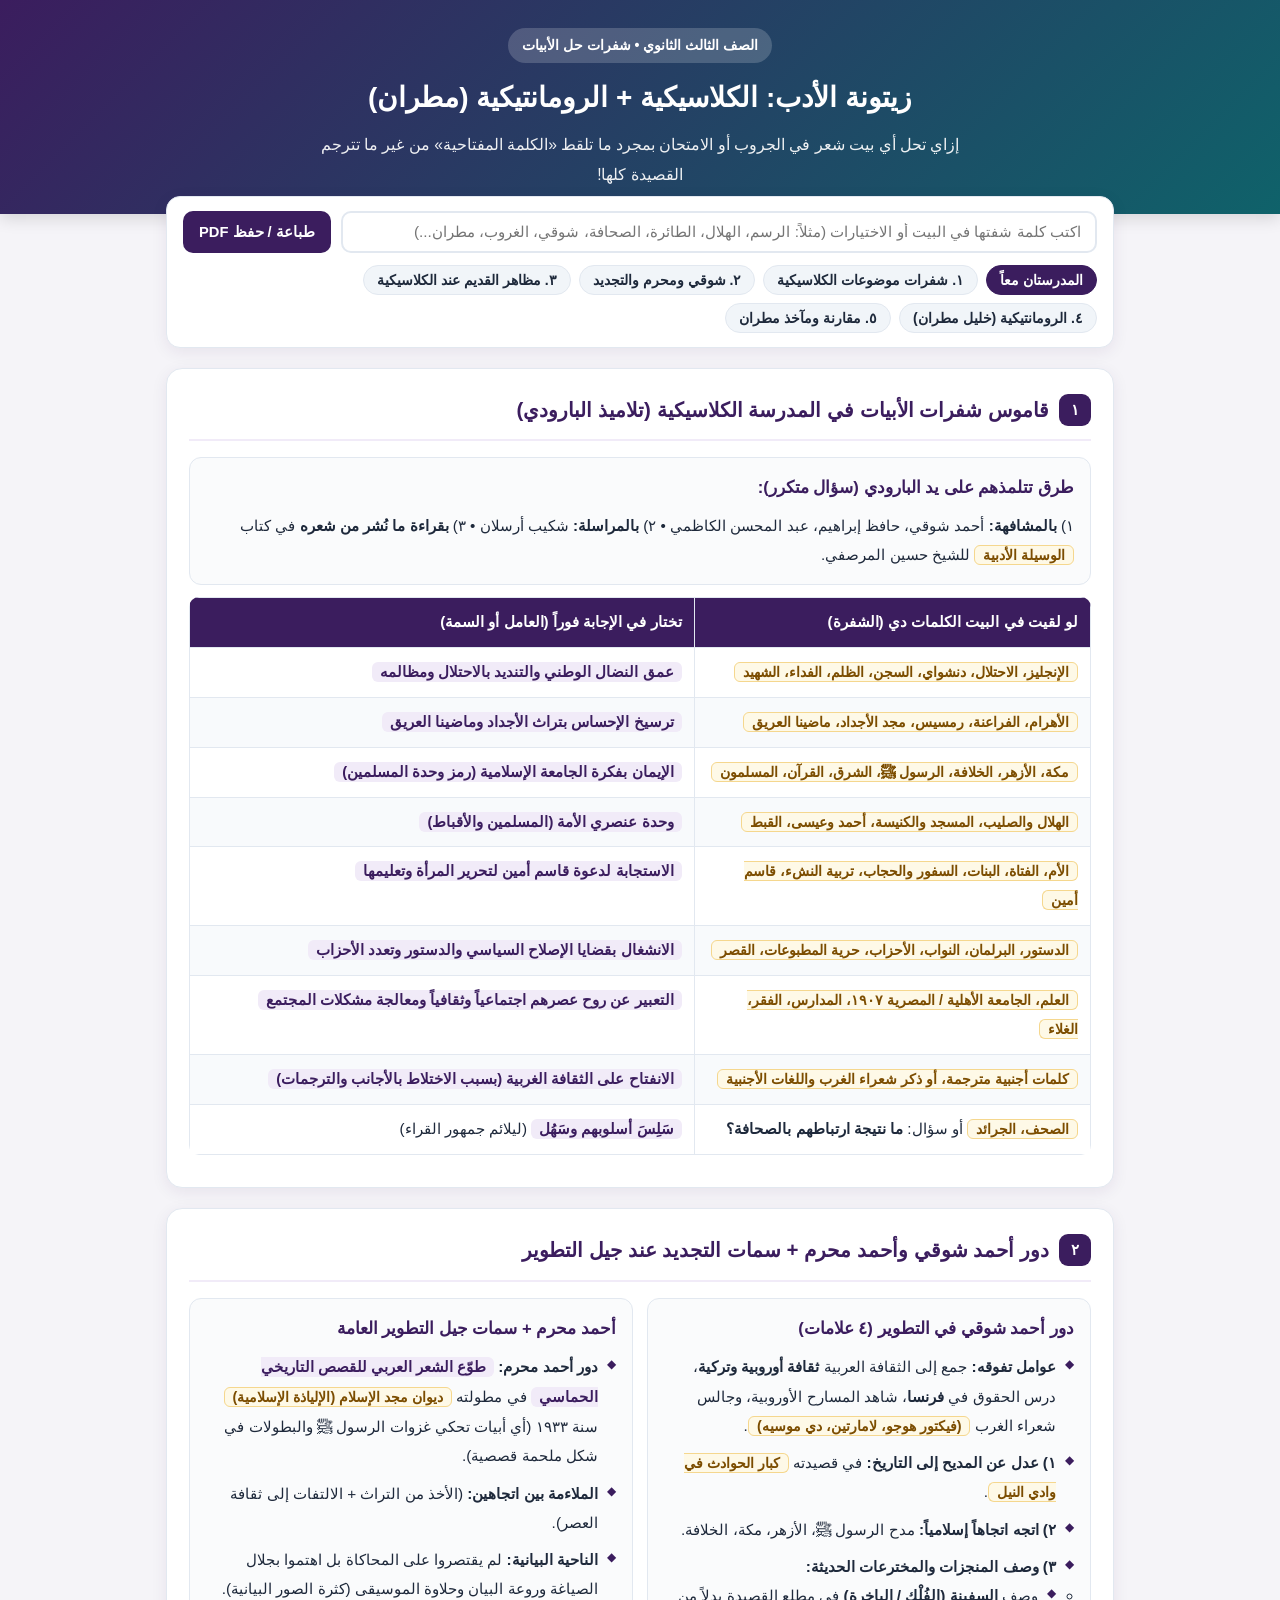
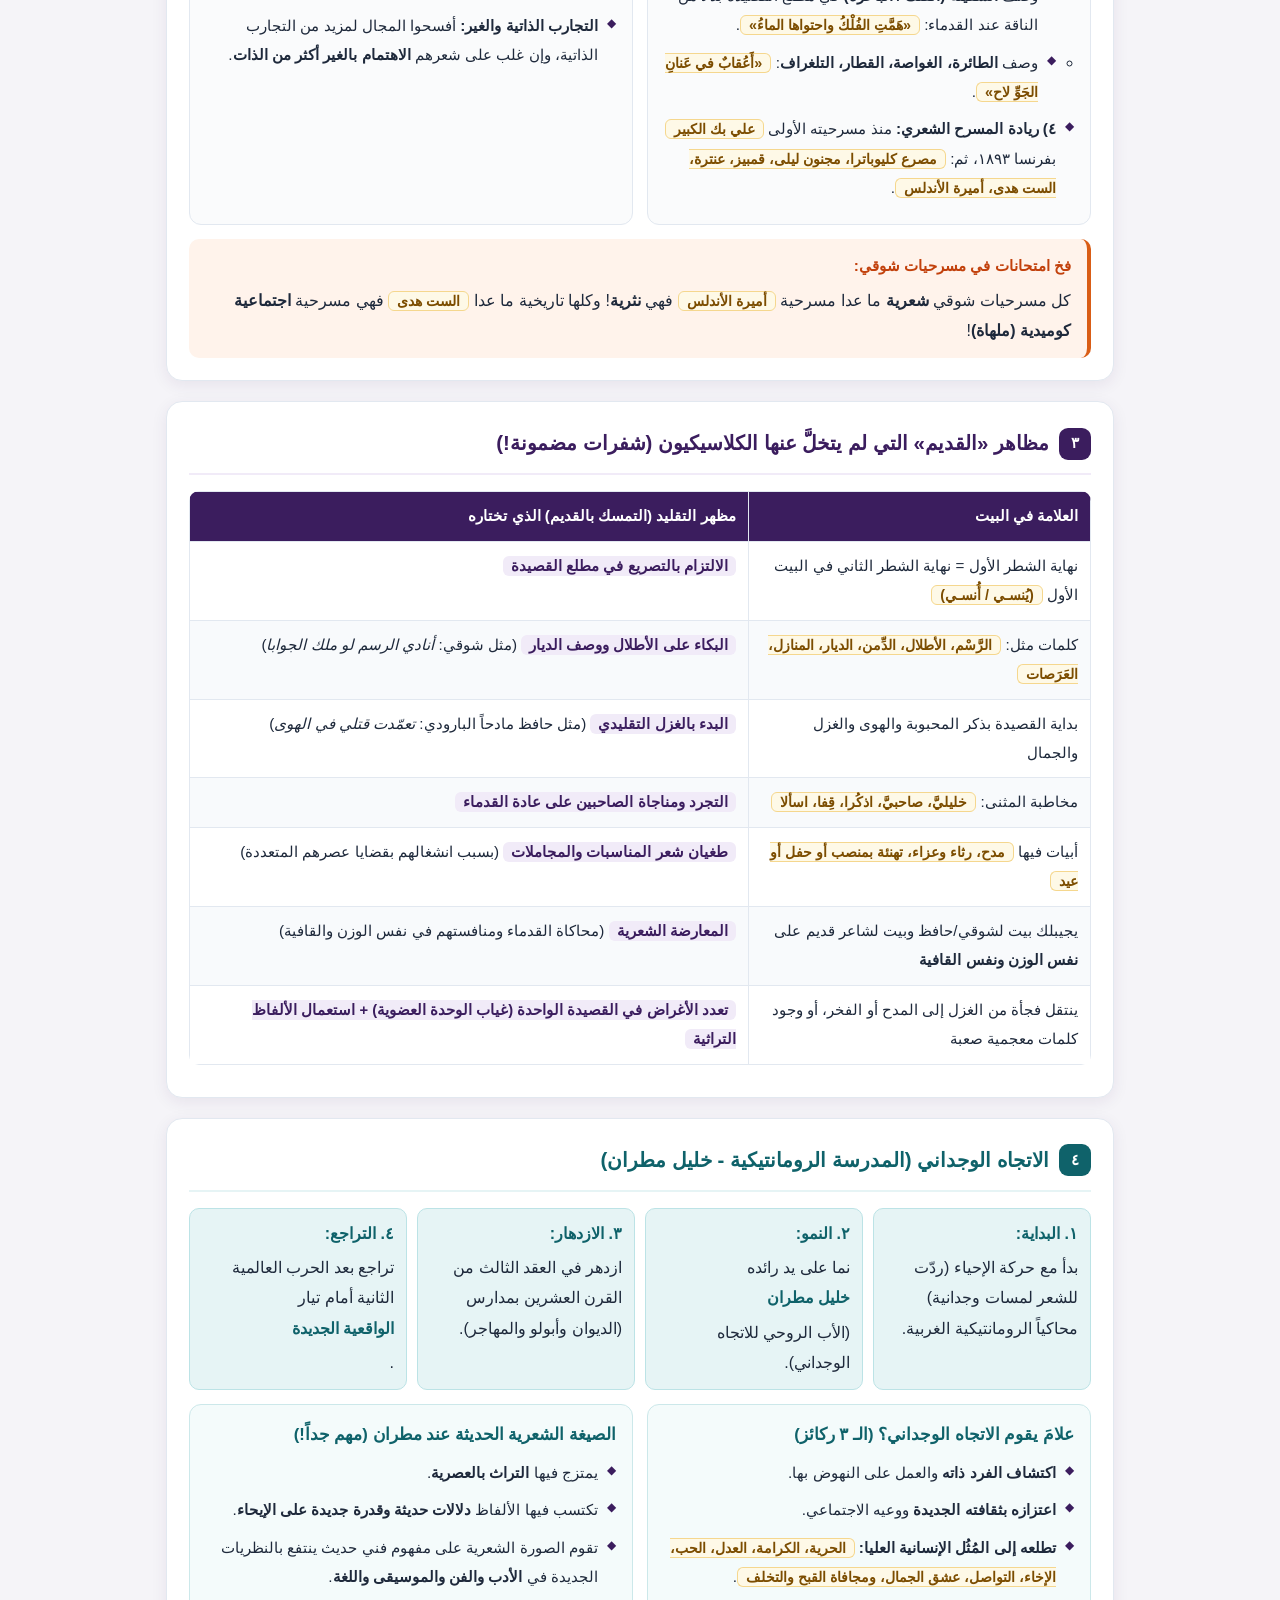
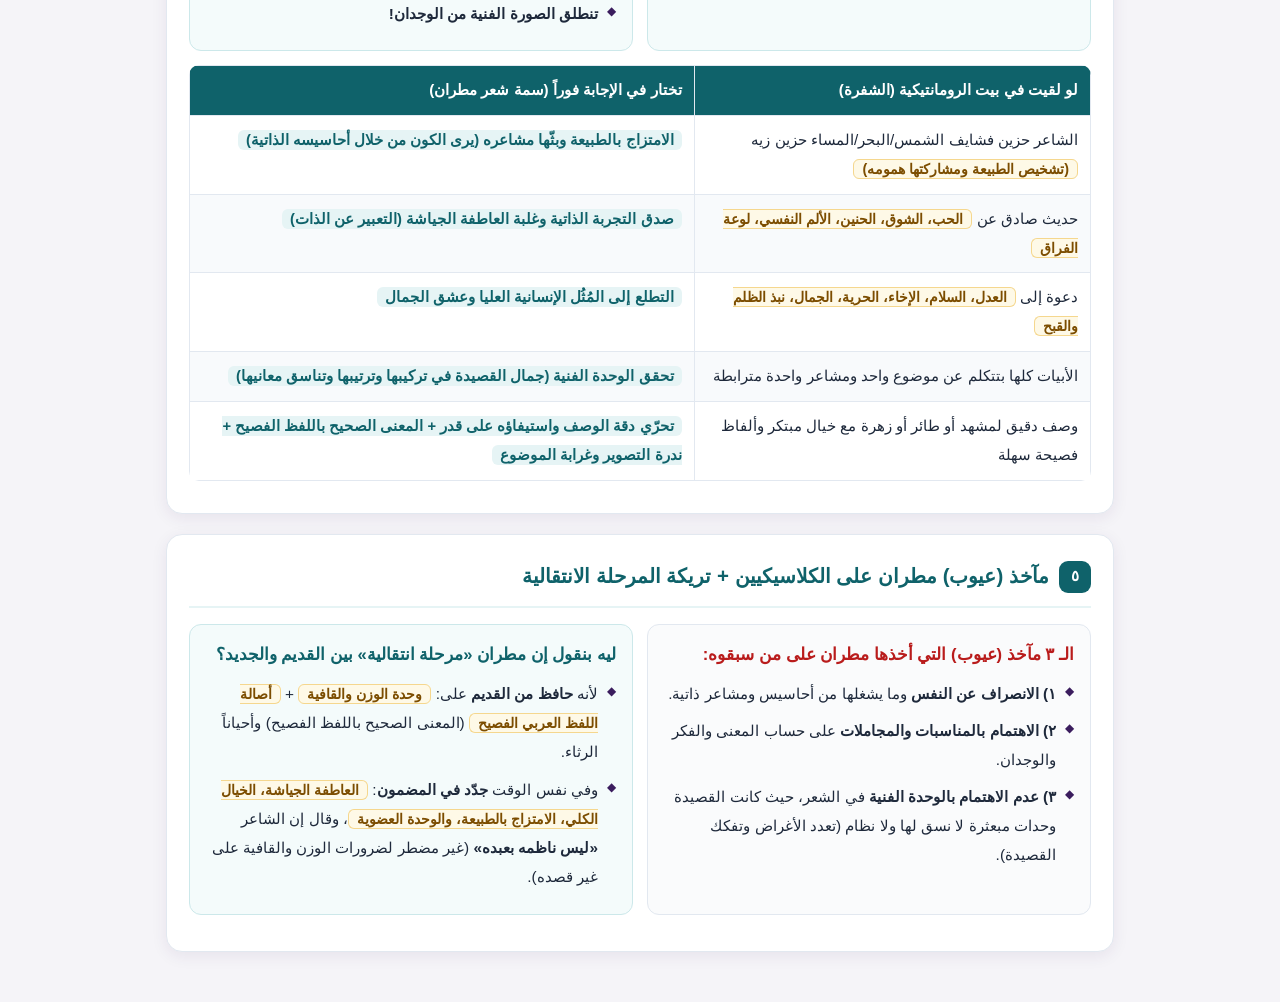
<file: +▌+è+¬+ê+å+¬-+º+ä+ú+»+¿-+º+ä+â+ä+º+▌+è+â+è+¬-+ê+º+ä+▌+ê+à+º+å+¬+è+â+è+¬.html>
<!DOCTYPE html>
<html lang="ar" dir="rtl">
<head>
<meta charset="UTF-8">
<meta name="viewport" content="width=device-width, initial-scale=1.0">
<title>زيتونة الأدب: الكلاسيكية والرومانتيكية - الصف الثالث الثانوي</title>
<style>
  :root {
    --bg: #f5f4f8;
    --card: #ffffff;
    --primary: #3b1d5e;
    --primary-light: #f1ebf8;
    --teal: #0f626a;
    --teal-light: #e6f4f5;
    --accent: #d95d16;
    --accent-light: #fff3eb;
    --gold: #9a6700;
    --gold-light: #fef9e7;
    --text: #1e293b;
    --muted: #64748b;
    --border: #e2e8f0;
    --shadow: 0 4px 16px rgba(59, 29, 94, 0.08);
  }

  * {
    box-sizing: border-box;
    margin: 0;
    padding: 0;
  }

  body {
    font-family: 'Segoe UI', Tahoma, 'Geeza Pro', 'Traditional Arabic', Arial, sans-serif;
    background-color: var(--bg);
    color: var(--text);
    line-height: 1.9;
    padding-bottom: 50px;
  }

  .header {
    background: linear-gradient(135deg, #3b1d5e 0%, #0f626a 100%);
    color: #fff;
    padding: 28px 20px 24px;
    text-align: center;
    box-shadow: 0 4px 16px rgba(0, 0, 0, 0.14);
  }

  .header-badge {
    display: inline-block;
    background: rgba(255, 255, 255, 0.18);
    padding: 4px 14px;
    border-radius: 999px;
    font-size: 0.88rem;
    margin-bottom: 8px;
    font-weight: 600;
  }

  .header h1 {
    font-size: 1.75rem;
    margin-bottom: 6px;
  }

  .header p {
    font-size: 0.98rem;
    opacity: 0.92;
    max-width: 680px;
    margin: 0 auto;
  }

  .controls {
    max-width: 980px;
    margin: -18px auto 20px;
    padding: 0 16px;
  }

  .controls-box {
    background: var(--card);
    border-radius: 14px;
    padding: 14px 16px;
    box-shadow: var(--shadow);
    border: 1px solid var(--border);
  }

  .search-row {
    display: flex;
    gap: 10px;
    margin-bottom: 12px;
    flex-wrap: wrap;
  }

  .search-input {
    flex: 1;
    min-width: 220px;
    padding: 10px 14px;
    border: 2px solid var(--border);
    border-radius: 10px;
    font-family: inherit;
    font-size: 0.96rem;
    outline: none;
    transition: border-color 0.2s;
  }

  .search-input:focus {
    border-color: var(--primary);
  }

  .print-btn {
    background: var(--primary);
    color: #fff;
    border: none;
    border-radius: 10px;
    padding: 10px 16px;
    font-family: inherit;
    font-size: 0.92rem;
    font-weight: 600;
    cursor: pointer;
  }

  .tabs {
    display: flex;
    gap: 8px;
    flex-wrap: wrap;
  }

  .tab-btn {
    background: #f1f5f9;
    color: var(--text);
    border: 1px solid var(--border);
    padding: 6px 13px;
    border-radius: 999px;
    font-family: inherit;
    font-size: 0.88rem;
    font-weight: 600;
    cursor: pointer;
    transition: all 0.18s;
  }

  .tab-btn:hover {
    background: var(--primary-light);
    border-color: var(--primary);
  }

  .tab-btn.active {
    background: var(--primary);
    color: #fff;
    border-color: var(--primary);
  }

  .container {
    max-width: 980px;
    margin: 0 auto;
    padding: 0 16px;
    display: flex;
    flex-direction: column;
    gap: 20px;
  }

  .section-card {
    background: var(--card);
    border-radius: 16px;
    padding: 22px;
    box-shadow: var(--shadow);
    border: 1px solid var(--border);
  }

  .section-title {
    display: flex;
    align-items: center;
    gap: 10px;
    font-size: 1.28rem;
    color: var(--primary);
    border-bottom: 2px solid var(--primary-light);
    padding-bottom: 10px;
    margin-bottom: 16px;
  }

  .section-title.rom {
    color: var(--teal);
    border-bottom-color: var(--teal-light);
  }

  .section-num {
    background: var(--primary);
    color: #fff;
    width: 32px;
    height: 32px;
    border-radius: 9px;
    display: inline-flex;
    align-items: center;
    justify-content: center;
    font-size: 0.95rem;
    font-weight: 700;
    flex-shrink: 0;
  }

  .section-num.rom {
    background: var(--teal);
  }

  .grid-2 {
    display: grid;
    grid-template-columns: repeat(auto-fit, minmax(290px, 1fr));
    gap: 14px;
    margin-bottom: 14px;
  }

  .sub-box {
    border-radius: 12px;
    padding: 14px 16px;
    border: 1px solid var(--border);
    background: #fafbfc;
  }

  .sub-box h3 {
    font-size: 1.04rem;
    margin-bottom: 8px;
    color: var(--primary);
  }

  .sub-box.rom-box {
    background: #f4fbfb;
    border-color: #cce8ea;
  }

  .sub-box.rom-box h3 {
    color: var(--teal);
  }

  ul.clean-list {
    list-style: none;
    padding-right: 0;
  }

  ul.clean-list li {
    position: relative;
    padding-right: 18px;
    margin-bottom: 8px;
    font-size: 0.96rem;
  }

  ul.clean-list li::before {
    content: "◆";
    position: absolute;
    right: 0;
    top: 2px;
    font-size: 0.72rem;
    color: var(--primary);
  }

  .kw {
    background: var(--gold-light);
    border: 1px solid #f5d78e;
    color: #7c4d00;
    padding: 1px 8px;
    border-radius: 6px;
    font-weight: 700;
    font-size: 0.9rem;
  }

  .ans {
    background: var(--primary-light);
    color: var(--primary);
    padding: 2px 8px;
    border-radius: 6px;
    font-weight: 700;
    font-size: 0.92rem;
  }

  .ans-rom {
    background: var(--teal-light);
    color: var(--teal);
    padding: 2px 8px;
    border-radius: 6px;
    font-weight: 700;
    font-size: 0.92rem;
  }

  table.code-table {
    width: 100%;
    border-collapse: collapse;
    margin: 10px 0;
    font-size: 0.95rem;
    border-radius: 10px;
    overflow: hidden;
  }

  table.code-table th,
  table.code-table td {
    border: 1px solid var(--border);
    padding: 10px 12px;
    text-align: right;
    vertical-align: top;
  }

  table.code-table th {
    background: var(--primary);
    color: #fff;
    font-weight: 700;
  }

  table.code-table.rom-table th {
    background: var(--teal);
  }

  table.code-table tr:nth-child(even) {
    background: #f8fafc;
  }

  .trap-box {
    background: var(--accent-light);
    border-right: 4px solid var(--accent);
    border-radius: 10px;
    padding: 12px 16px;
    margin-top: 12px;
  }

  .trap-title {
    color: #c2410c;
    font-weight: 700;
    font-size: 0.96rem;
    margin-bottom: 5px;
    display: block;
  }

  .timeline {
    display: grid;
    grid-template-columns: repeat(auto-fit, minmax(190px, 1fr));
    gap: 10px;
    margin: 12px 0;
  }

  .step-card {
    background: var(--teal-light);
    border: 1px solid #bce3e6;
    border-radius: 10px;
    padding: 10px 12px;
  }

  .step-card strong {
    color: var(--teal);
    display: block;
    margin-bottom: 4px;
  }

  .hidden {
    display: none !important;
  }

  .empty-msg {
    text-align: center;
    padding: 30px;
    color: var(--muted);
    background: #fff;
    border-radius: 14px;
    display: none;
  }

  @media print {
    body { background: #fff; padding: 0; }
    .controls { display: none; }
    .header { -webkit-print-color-adjust: exact; print-color-adjust: exact; padding: 16px; }
    .section-card { box-shadow: none; break-inside: avoid; margin-bottom: 14px; border: 1px solid #cbd5e1; }
  }
</style>
</head>
<body>

<div class="header">
  <div class="header-badge">الصف الثالث الثانوي • شفرات حل الأبيات</div>
  <h1>زيتونة الأدب: الكلاسيكية + الرومانتيكية (مطران)</h1>
  <p>إزاي تحل أي بيت شعر في الجروب أو الامتحان بمجرد ما تلقط «الكلمة المفتاحية» من غير ما تترجم القصيدة كلها!</p>
</div>

<div class="controls">
  <div class="controls-box">
    <div class="search-row">
      <input type="text" id="searchInput" class="search-input" placeholder="اكتب كلمة شفتها في البيت أو الاختيارات (مثلاً: الرسم، الهلال، الطائرة، الصحافة، شوقي، الغروب، مطران...)">
      <button class="print-btn" onclick="window.print()">طباعة / حفظ PDF</button>
    </div>
    <div class="tabs">
      <button class="tab-btn active" data-cat="all">المدرستان معاً</button>
      <button class="tab-btn" data-cat="c-keys">١. شفرات موضوعات الكلاسيكية</button>
      <button class="tab-btn" data-cat="c-pioneers">٢. شوقي ومحرم والتجديد</button>
      <button class="tab-btn" data-cat="c-old">٣. مظاهر القديم عند الكلاسيكية</button>
      <button class="tab-btn" data-cat="rom">٤. الرومانتيكية (خليل مطران)</button>
      <button class="tab-btn" data-cat="comp">٥. مقارنة ومآخذ مطران</button>
    </div>
  </div>
</div>

<div class="container" id="cardsContainer">

  <!-- ١. شفرات الكلاسيكية -->
  <div class="section-card" data-cat="c-keys">
    <h2 class="section-title"><span class="section-num">١</span> قاموس شفرات الأبيات في المدرسة الكلاسيكية (تلاميذ البارودي)</h2>

    <div class="sub-box" style="margin-bottom: 12px;">
      <h3>طرق تتلمذهم على يد البارودي (سؤال متكرر):</h3>
      <p style="font-size: 0.95rem;">
        ١) <strong>بالمشافهة:</strong> أحمد شوقي، حافظ إبراهيم، عبد المحسن الكاظمي •
        ٢) <strong>بالمراسلة:</strong> شكيب أرسلان •
        ٣) <strong>بقراءة ما نُشر من شعره</strong> في كتاب <span class="kw">الوسيلة الأدبية</span> للشيخ حسين المرصفي.
      </p>
    </div>

    <table class="code-table">
      <thead>
        <tr>
          <th style="width: 44%;">لو لقيت في البيت الكلمات دي (الشفرة)</th>
          <th>تختار في الإجابة فوراً (العامل أو السمة)</th>
        </tr>
      </thead>
      <tbody>
        <tr>
          <td><span class="kw">الإنجليز، الاحتلال، دنشواي، السجن، الظلم، الفداء، الشهيد</span></td>
          <td><span class="ans">عمق النضال الوطني والتنديد بالاحتلال ومظالمه</span></td>
        </tr>
        <tr>
          <td><span class="kw">الأهرام، الفراعنة، رمسيس، مجد الأجداد، ماضينا العريق</span></td>
          <td><span class="ans">ترسيخ الإحساس بتراث الأجداد وماضينا العريق</span></td>
        </tr>
        <tr>
          <td><span class="kw">مكة، الأزهر، الخلافة، الرسول ﷺ، الشرق، القرآن، المسلمون</span></td>
          <td><span class="ans">الإيمان بفكرة الجامعة الإسلامية (رمز وحدة المسلمين)</span></td>
        </tr>
        <tr>
          <td><span class="kw">الهلال والصليب، المسجد والكنيسة، أحمد وعيسى، القبط</span></td>
          <td><span class="ans">وحدة عنصري الأمة (المسلمين والأقباط)</span></td>
        </tr>
        <tr>
          <td><span class="kw">الأم، الفتاة، البنات، السفور والحجاب، تربية النشء، قاسم أمين</span></td>
          <td><span class="ans">الاستجابة لدعوة قاسم أمين لتحرير المرأة وتعليمها</span></td>
        </tr>
        <tr>
          <td><span class="kw">الدستور، البرلمان، النواب، الأحزاب، حرية المطبوعات، القصر</span></td>
          <td><span class="ans">الانشغال بقضايا الإصلاح السياسي والدستور وتعدد الأحزاب</span></td>
        </tr>
        <tr>
          <td><span class="kw">العلم، الجامعة الأهلية / المصرية ١٩٠٧، المدارس، الفقر، الغلاء</span></td>
          <td><span class="ans">التعبير عن روح عصرهم اجتماعياً وثقافياً ومعالجة مشكلات المجتمع</span></td>
        </tr>
        <tr>
          <td><span class="kw">كلمات أجنبية مترجمة، أو ذكر شعراء الغرب واللغات الأجنبية</span></td>
          <td><span class="ans">الانفتاح على الثقافة الغربية (بسبب الاختلاط بالأجانب والترجمات)</span></td>
        </tr>
        <tr>
          <td><span class="kw">الصحف، الجرائد</span> أو سؤال: <strong>ما نتيجة ارتباطهم بالصحافة؟</strong></td>
          <td><span class="ans">سَلِسَ أسلوبهم وسَهُل</span> (ليلائم جمهور القراء)</td>
        </tr>
      </tbody>
    </table>
  </div>

  <!-- ٢. شوقي ومحرم وسمات التجديد -->
  <div class="section-card" data-cat="c-pioneers">
    <h2 class="section-title"><span class="section-num">٢</span> دور أحمد شوقي وأحمد محرم + سمات التجديد عند جيل التطوير</h2>

    <div class="grid-2">
      <div class="sub-box">
        <h3>دور أحمد شوقي في التطوير (٤ علامات)</h3>
        <ul class="clean-list">
          <li><strong>عوامل تفوقه:</strong> جمع إلى الثقافة العربية <strong>ثقافة أوروبية وتركية</strong>، درس الحقوق في <strong>فرنسا</strong>، شاهد المسارح الأوروبية، وجالس شعراء الغرب <span class="kw">(فيكتور هوجو، لامارتين، دي موسيه)</span>.</li>
          <li><strong>١) عدل عن المديح إلى التاريخ:</strong> في قصيدته <span class="kw">كبار الحوادث في وادي النيل</span>.</li>
          <li><strong>٢) اتجه اتجاهاً إسلامياً:</strong> مدح الرسول ﷺ، الأزهر، مكة، الخلافة.</li>
          <li><strong>٣) وصف المنجزات والمخترعات الحديثة:</strong>
            <ul>
              <li>وصف <strong>السفينة (الفُلْك / الباخرة)</strong> في مطلع القصيدة بدلاً من الناقة عند القدماء: <span class="kw">«هَمَّتِ الفُلْكُ واحتواها الماءُ»</span>.</li>
              <li>وصف <strong>الطائرة، الغواصة، القطار، التلغراف</strong>: <span class="kw">«أَعُقابٌ في عَنانِ الجَوِّ لاح»</span>.</li>
            </ul>
          </li>
          <li><strong>٤) ريادة المسرح الشعري:</strong> منذ مسرحيته الأولى <span class="kw">علي بك الكبير</span> بفرنسا ١٨٩٣، ثم: <span class="kw">مصرع كليوباترا، مجنون ليلى، قمبيز، عنترة، الست هدى، أميرة الأندلس</span>.</li>
        </ul>
      </div>

      <div class="sub-box">
        <h3>أحمد محرم + سمات جيل التطوير العامة</h3>
        <ul class="clean-list">
          <li><strong>دور أحمد محرم:</strong> <span class="ans">طوّع الشعر العربي للقصص التاريخي الحماسي</span> في مطولته <span class="kw">ديوان مجد الإسلام (الإلياذة الإسلامية)</span> سنة ١٩٣٣ (أي أبيات تحكي غزوات الرسول ﷺ والبطولات في شكل ملحمة قصصية).</li>
          <li><strong>الملاءمة بين اتجاهين:</strong> (الأخذ من التراث + الالتفات إلى ثقافة العصر).</li>
          <li><strong>الناحية البيانية:</strong> لم يقتصروا على المحاكاة بل اهتموا بجلال الصياغة وروعة البيان وحلاوة الموسيقى (كثرة الصور البيانية).</li>
          <li><strong>التجارب الذاتية والغير:</strong> أفسحوا المجال لمزيد من التجارب الذاتية، وإن غلب على شعرهم <strong>الاهتمام بالغير أكثر من الذات</strong>.</li>
        </ul>
      </div>
    </div>

    <div class="trap-box">
      <span class="trap-title">فخ امتحانات في مسرحيات شوقي:</span>
      كل مسرحيات شوقي <strong>شعرية</strong> ما عدا مسرحية <span class="kw">أميرة الأندلس</span> فهي <strong>نثرية</strong>! وكلها تاريخية ما عدا <span class="kw">الست هدى</span> فهي مسرحية <strong>اجتماعية كوميدية (ملهاة)</strong>!
    </div>
  </div>

  <!-- ٣. مظاهر القديم عند الكلاسيكية -->
  <div class="section-card" data-cat="c-old">
    <h2 class="section-title"><span class="section-num">٣</span> مظاهر «القديم» التي لم يتخلَّ عنها الكلاسيكيون (شفرات مضمونة!)</h2>

    <table class="code-table">
      <thead>
        <tr>
          <th style="width: 38%;">العلامة في البيت</th>
          <th>مظهر التقليد (التمسك بالقديم) الذي تختاره</th>
        </tr>
      </thead>
      <tbody>
        <tr>
          <td>نهاية الشطر الأول = نهاية الشطر الثاني في البيت الأول <span class="kw">(يُنسـي / أُنسـي)</span></td>
          <td><span class="ans">الالتزام بالتصريع في مطلع القصيدة</span></td>
        </tr>
        <tr>
          <td>كلمات مثل: <span class="kw">الرَّسْم، الأطلال، الدِّمن، الديار، المنازل، العَرَصات</span></td>
          <td><span class="ans">البكاء على الأطلال ووصف الديار</span> (مثل شوقي: <em>أنادي الرسم لو ملك الجوابا</em>)</td>
        </tr>
        <tr>
          <td>بداية القصيدة بذكر المحبوبة والهوى والغزل والجمال</td>
          <td><span class="ans">البدء بالغزل التقليدي</span> (مثل حافظ مادحاً البارودي: <em>تعمّدت قتلي في الهوى</em>)</td>
        </tr>
        <tr>
          <td>مخاطبة المثنى: <span class="kw">خليليَّ، صاحبيَّ، اذكُرا، قِفا، اسألا</span></td>
          <td><span class="ans">التجرد ومناجاة الصاحبين على عادة القدماء</span></td>
        </tr>
        <tr>
          <td>أبيات فيها <span class="kw">مدح، رثاء وعزاء، تهنئة بمنصب أو حفل أو عيد</span></td>
          <td><span class="ans">طغيان شعر المناسبات والمجاملات</span> (بسبب انشغالهم بقضايا عصرهم المتعددة)</td>
        </tr>
        <tr>
          <td>يجيبلك بيت لشوقي/حافظ وبيت لشاعر قديم على <strong>نفس الوزن ونفس القافية</strong></td>
          <td><span class="ans">المعارضة الشعرية</span> (محاكاة القدماء ومنافستهم في نفس الوزن والقافية)</td>
        </tr>
        <tr>
          <td>ينتقل فجأة من الغزل إلى المدح أو الفخر، أو وجود كلمات معجمية صعبة</td>
          <td><span class="ans">تعدد الأغراض في القصيدة الواحدة (غياب الوحدة العضوية) + استعمال الألفاظ التراثية</span></td>
        </tr>
      </tbody>
    </table>
  </div>

  <!-- ٤. المدرسة الرومانتيكية - خليل مطران -->
  <div class="section-card" data-cat="rom">
    <h2 class="section-title rom"><span class="section-num rom">٤</span> الاتجاه الوجداني (المدرسة الرومانتيكية - خليل مطران)</h2>

    <div class="timeline">
      <div class="step-card"><strong>١. البداية:</strong> بدأ مع حركة الإحياء (ردّت للشعر لمسات وجدانية) محاكياً الرومانتيكية الغربية.</div>
      <div class="step-card"><strong>٢. النمو:</strong> نما على يد رائده <strong>خليل مطران</strong> (الأب الروحي للاتجاه الوجداني).</div>
      <div class="step-card"><strong>٣. الازدهار:</strong> ازدهر في العقد الثالث من القرن العشرين بمدارس (الديوان وأبولو والمهاجر).</div>
      <div class="step-card"><strong>٤. التراجع:</strong> تراجع بعد الحرب العالمية الثانية أمام تيار <strong>الواقعية الجديدة</strong>.</div>
    </div>

    <div class="grid-2" style="margin-top: 14px;">
      <div class="sub-box rom-box">
        <h3>علامَ يقوم الاتجاه الوجداني؟ (الـ ٣ ركائز)</h3>
        <ul class="clean-list">
          <li><strong>اكتشاف الفرد ذاته</strong> والعمل على النهوض بها.</li>
          <li><strong>اعتزازه بثقافته الجديدة</strong> ووعيه الاجتماعي.</li>
          <li><strong>تطلعه إلى المُثُل الإنسانية العليا:</strong> <span class="kw">الحرية، الكرامة، العدل، الحب، الإخاء، التواصل، عشق الجمال، ومجافاة القبح والتخلف</span>.</li>
        </ul>
      </div>

      <div class="sub-box rom-box">
        <h3>الصيغة الشعرية الحديثة عند مطران (مهم جداً!)</h3>
        <ul class="clean-list">
          <li>يمتزج فيها <strong>التراث بالعصرية</strong>.</li>
          <li>تكتسب فيها الألفاظ <strong>دلالات حديثة وقدرة جديدة على الإيحاء</strong>.</li>
          <li>تقوم الصورة الشعرية على مفهوم فني حديث ينتفع بالنظريات الجديدة في <strong>الأدب والفن والموسيقى واللغة</strong>.</li>
          <li><strong>تنطلق الصورة الفنية من الوجدان!</strong></li>
        </ul>
      </div>
    </div>

    <table class="code-table rom-table">
      <thead>
        <tr>
          <th style="width: 44%;">لو لقيت في بيت الرومانتيكية (الشفرة)</th>
          <th>تختار في الإجابة فوراً (سمة شعر مطران)</th>
        </tr>
      </thead>
      <tbody>
        <tr>
          <td>الشاعر حزين فشايف الشمس/البحر/المساء حزين زيه <span class="kw">(تشخيص الطبيعة ومشاركتها همومه)</span></td>
          <td><span class="ans-rom">الامتزاج بالطبيعة وبثّها مشاعره (يرى الكون من خلال أحاسيسه الذاتية)</span></td>
        </tr>
        <tr>
          <td>حديث صادق عن <span class="kw">الحب، الشوق، الحنين، الألم النفسي، لوعة الفراق</span></td>
          <td><span class="ans-rom">صدق التجربة الذاتية وغلبة العاطفة الجياشة (التعبير عن الذات)</span></td>
        </tr>
        <tr>
          <td>دعوة إلى <span class="kw">العدل، السلام، الإخاء، الحرية، الجمال، نبذ الظلم والقبح</span></td>
          <td><span class="ans-rom">التطلع إلى المُثُل الإنسانية العليا وعشق الجمال</span></td>
        </tr>
        <tr>
          <td>الأبيات كلها بتتكلم عن موضوع واحد ومشاعر واحدة مترابطة</td>
          <td><span class="ans-rom">تحقق الوحدة الفنية (جمال القصيدة في تركيبها وترتيبها وتناسق معانيها)</span></td>
        </tr>
        <tr>
          <td>وصف دقيق لمشهد أو طائر أو زهرة مع خيال مبتكر وألفاظ فصيحة سهلة</td>
          <td><span class="ans-rom">تحرّي دقة الوصف واستيفاؤه على قدر + المعنى الصحيح باللفظ الفصيح + ندرة التصوير وغرابة الموضوع</span></td>
        </tr>
      </tbody>
    </table>
  </div>

  <!-- ٥. مآخذ مطران ومقارنة سريعة -->
  <div class="section-card" data-cat="comp">
    <h2 class="section-title rom"><span class="section-num rom">٥</span> مآخذ (عيوب) مطران على الكلاسيكيين + تريكة المرحلة الانتقالية</h2>

    <div class="grid-2">
      <div class="sub-box">
        <h3 style="color:#b91c1c;">الـ ٣ مآخذ (عيوب) التي أخذها مطران على من سبقوه:</h3>
        <ul class="clean-list">
          <li><strong>١) الانصراف عن النفس</strong> وما يشغلها من أحاسيس ومشاعر ذاتية.</li>
          <li><strong>٢) الاهتمام بالمناسبات والمجاملات</strong> على حساب المعنى والفكر والوجدان.</li>
          <li><strong>٣) عدم الاهتمام بالوحدة الفنية</strong> في الشعر، حيث كانت القصيدة وحدات مبعثرة لا نسق لها ولا نظام (تعدد الأغراض وتفكك القصيدة).</li>
        </ul>
      </div>

      <div class="sub-box rom-box">
        <h3>ليه بنقول إن مطران «مرحلة انتقالية» بين القديم والجديد؟</h3>
        <ul class="clean-list">
          <li>لأنه <strong>حافظ من القديم</strong> على: <span class="kw">وحدة الوزن والقافية</span> + <span class="kw">أصالة اللفظ العربي الفصيح</span> (المعنى الصحيح باللفظ الفصيح) وأحياناً الرثاء.</li>
          <li>وفي نفس الوقت <strong>جدّد في المضمون</strong>: <span class="kw">العاطفة الجياشة، الخيال الكلي، الامتزاج بالطبيعة، والوحدة العضوية</span>، وقال إن الشاعر <strong>«ليس ناظمه بعبده»</strong> (غير مضطر لضرورات الوزن والقافية على غير قصده).</li>
        </ul>
      </div>
    </div>
  </div>

</div>

<div class="empty-msg" id="emptyMsg">مفيش نتيجة مطابقة للكلمة دي.. جرب كلمة تانية أبسط!</div>

<script>
  const searchInput = document.getElementById('searchInput');
  const tabs = document.querySelectorAll('.tab-btn');
  const cards = document.querySelectorAll('.section-card');
  const emptyMsg = document.getElementById('emptyMsg');

  let activeCat = 'all';

  function stripTashkeel(str) {
    return str
      .replace(/[\u064B-\u065F\u0670]/g, '')
      .replace(/[أإآ]/g, 'ا')
      .replace(/ة/g, 'ه')
      .replace(/ى/g, 'ي')
      .toLowerCase();
  }

  function filterCards() {
    const query = stripTashkeel(searchInput.value.trim());
    let visibleCount = 0;

    cards.forEach(card => {
      const catMatch = (activeCat === 'all' || card.dataset.cat === activeCat);
      const textMatch = !query || stripTashkeel(card.innerText).includes(query);

      if (catMatch && textMatch) {
        card.classList.remove('hidden');
        visibleCount++;
      } else {
        card.classList.add('hidden');
      }
    });

    emptyMsg.style.display = visibleCount === 0 ? 'block' : 'none';
  }

  tabs.forEach(btn => {
    btn.addEventListener('click', () => {
      tabs.forEach(b => b.classList.remove('active'));
      btn.classList.add('active');
      activeCat = btn.dataset.cat;
      filterCards();
    });
  });

  searchInput.addEventListener('input', filterCards);
</script>

</body>
</html>
</file>
<file: styles.css>
@import url('https://fonts.googleapis.com/css2?family=Tajawal:wght@400;500;700;800;900&display=swap');

:root {
  --bg-main: #090d16;
  --bg-card: #111827;
  --bg-card-hover: #172033;
  --bg-elevated: #1e293b;
  --border: #26334d;
  --text-main: #f8fafc;
  --text-muted: #94a3b8;
  --gold: #fbbf24;
  --gold-dark: #d97706;
  --emerald: #10b981;
  --emerald-bg: rgba(16, 185, 129, 0.14);
  --blue: #3b82f6;
  --danger: #ef4444;
  --danger-bg: rgba(239, 68, 68, 0.14);
}

* {
  box-sizing: border-box;
  margin: 0;
  padding: 0;
}

body {
  font-family: 'Tajawal', system-ui, -apple-system, Tahoma, sans-serif;
  background: var(--bg-main);
  color: var(--text-main);
  direction: rtl;
  line-height: 1.65;
  min-height: 100vh;
}

button, input, select, textarea {
  font-family: inherit;
}

/* Navbar */
.navbar {
  position: sticky;
  top: 0;
  z-index: 50;
  background: rgba(9, 13, 22, 0.9);
  backdrop-filter: blur(12px);
  border-bottom: 1px solid var(--border);
  padding: 12px 24px;
}

.nav-inner {
  max-width: 1200px;
  margin: 0 auto;
  display: flex;
  align-items: center;
  justify-content: space-between;
  gap: 16px;
  flex-wrap: wrap;
}

.brand {
  display: flex;
  align-items: center;
  gap: 12px;
  cursor: pointer;
}

.brand-logo {
  width: 42px;
  height: 42px;
  border-radius: 12px;
  background: linear-gradient(135deg, #fbbf24, #f59e0b);
  color: #090d16;
  font-weight: 900;
  font-size: 20px;
  display: flex;
  align-items: center;
  justify-content: center;
  box-shadow: 0 4px 16px rgba(251, 191, 36, 0.3);
}

.brand-title {
  font-size: 20px;
  font-weight: 900;
  color: #fff;
  letter-spacing: -0.3px;
}

.brand-sub {
  font-size: 12px;
  color: var(--gold);
  font-weight: 700;
}

.nav-tabs {
  display: flex;
  gap: 8px;
  flex-wrap: wrap;
}

.nav-btn {
  background: transparent;
  color: var(--text-muted);
  border: 1px solid transparent;
  padding: 8px 16px;
  border-radius: 10px;
  font-size: 14.5px;
  font-weight: 700;
  cursor: pointer;
  transition: all 0.2s;
}

.nav-btn:hover {
  color: #fff;
  background: var(--bg-card);
}

.nav-btn.active {
  background: rgba(251, 191, 36, 0.14);
  color: var(--gold);
  border-color: rgba(251, 191, 36, 0.35);
}

/* Main Container */
.main-wrap {
  max-width: 1200px;
  margin: 0 auto;
  padding: 28px 20px 60px;
}

/* Hero */
.hero {
  background: radial-gradient(circle at top left, rgba(59, 130, 246, 0.18), transparent 55%),
              radial-gradient(circle at bottom right, rgba(251, 191, 36, 0.14), transparent 55%),
              var(--bg-card);
  border: 1px solid var(--border);
  border-radius: 20px;
  padding: 32px 28px;
  margin-bottom: 28px;
  display: flex;
  justify-content: space-between;
  align-items: center;
  gap: 24px;
  flex-wrap: wrap;
}

.hero-badge {
  display: inline-block;
  background: rgba(16, 185, 129, 0.15);
  color: #34d399;
  border: 1px solid rgba(16, 185, 129, 0.35);
  font-size: 13px;
  font-weight: 800;
  padding: 4px 14px;
  border-radius: 999px;
  margin-bottom: 12px;
}

.hero h1 {
  font-size: clamp(24px, 3.5vw, 34px);
  font-weight: 900;
  margin-bottom: 10px;
  line-height: 1.3;
}

.hero h1 span {
  color: var(--gold);
}

.hero p {
  color: var(--text-muted);
  font-size: 16px;
  max-width: 640px;
  margin-bottom: 18px;
}

.hero-actions {
  display: flex;
  gap: 12px;
  flex-wrap: wrap;
}

.btn-primary {
  background: linear-gradient(135deg, #fbbf24, #f59e0b);
  color: #090d16;
  border: none;
  padding: 11px 22px;
  border-radius: 12px;
  font-weight: 800;
  font-size: 15px;
  cursor: pointer;
  transition: transform 0.15s, box-shadow 0.15s;
}

.btn-primary:hover {
  transform: translateY(-2px);
  box-shadow: 0 8px 20px rgba(251, 191, 36, 0.3);
}

.btn-secondary {
  background: var(--bg-elevated);
  color: #fff;
  border: 1px solid var(--border);
  padding: 11px 20px;
  border-radius: 12px;
  font-weight: 700;
  font-size: 15px;
  cursor: pointer;
  text-decoration: none;
  display: inline-flex;
  align-items: center;
  gap: 6px;
}

.btn-secondary:hover {
  border-color: var(--gold);
}

.hero-stats {
  display: grid;
  grid-template-columns: repeat(2, minmax(120px, 1fr));
  gap: 12px;
}

.stat-card {
  background: rgba(15, 23, 42, 0.85);
  border: 1px solid var(--border);
  border-radius: 14px;
  padding: 14px 18px;
  text-align: center;
}

.stat-num {
  font-size: 26px;
  font-weight: 900;
  color: var(--gold);
}

.stat-label {
  font-size: 12.5px;
  color: var(--text-muted);
  font-weight: 700;
}

/* Track Filter */
.filter-bar {
  display: flex;
  align-items: center;
  justify-content: space-between;
  gap: 12px;
  margin-bottom: 20px;
  flex-wrap: wrap;
}

.section-title {
  font-size: 21px;
  font-weight: 900;
  display: flex;
  align-items: center;
  gap: 8px;
}

.track-pills {
  display: flex;
  gap: 8px;
  flex-wrap: wrap;
}

.pill {
  background: var(--bg-card);
  color: var(--text-muted);
  border: 1px solid var(--border);
  padding: 7px 15px;
  border-radius: 999px;
  font-size: 13.5px;
  font-weight: 700;
  cursor: pointer;
}

.pill.active {
  background: var(--blue);
  color: #fff;
  border-color: var(--blue);
}

/* Cards Grid */
.cards-grid {
  display: grid;
  grid-template-columns: repeat(auto-fill, minmax(320px, 1fr));
  gap: 18px;
  margin-bottom: 34px;
}

.item-card {
  background: var(--bg-card);
  border: 1px solid var(--border);
  border-radius: 16px;
  padding: 20px;
  display: flex;
  flex-direction: column;
  justify-content: space-between;
  transition: transform 0.18s, border-color 0.18s;
}

.item-card:hover {
  transform: translateY(-3px);
  border-color: #3b82f6;
  background: var(--bg-card-hover);
}

.card-top {
  display: flex;
  justify-content: space-between;
  align-items: center;
  margin-bottom: 10px;
  gap: 8px;
}

.tag {
  font-size: 12px;
  font-weight: 800;
  padding: 3px 10px;
  border-radius: 999px;
  background: rgba(59, 130, 246, 0.15);
  color: #60a5fa;
}

.card-meta {
  font-size: 12px;
  color: var(--text-muted);
}

.item-card h3 {
  font-size: 17.5px;
  font-weight: 800;
  margin-bottom: 8px;
  color: #fff;
}

.item-card p {
  font-size: 14px;
  color: var(--text-muted);
  margin-bottom: 16px;
}

.card-actions {
  display: flex;
  gap: 8px;
  flex-wrap: wrap;
}

.btn-sm {
  flex: 1;
  padding: 9px 12px;
  border-radius: 10px;
  font-size: 13.5px;
  font-weight: 800;
  cursor: pointer;
  border: none;
  text-align: center;
  text-decoration: none;
}

.btn-open {
  background: #2563eb;
  color: #fff;
}

.btn-open:hover {
  background: #1d4ed8;
}

.btn-exam {
  background: var(--emerald-bg);
  color: #34d399;
  border: 1px solid rgba(16, 185, 129, 0.35);
}

.btn-exam:hover {
  background: rgba(16, 185, 129, 0.25);
}

.btn-pdf {
  background: rgba(251, 191, 36, 0.14);
  color: var(--gold);
  border: 1px solid rgba(251, 191, 36, 0.35);
}

/* Exam Runner */
.exam-shell {
  background: var(--bg-card);
  border: 1px solid var(--border);
  border-radius: 18px;
  padding: 24px;
}

.exam-topbar {
  display: flex;
  justify-content: space-between;
  align-items: center;
  flex-wrap: wrap;
  gap: 12px;
  padding-bottom: 16px;
  border-bottom: 1px solid var(--border);
  margin-bottom: 20px;
}

.timer-pill {
  background: rgba(239, 68, 68, 0.14);
  color: #f87171;
  border: 1px solid rgba(239, 68, 68, 0.35);
  padding: 6px 16px;
  border-radius: 999px;
  font-weight: 900;
  font-size: 16px;
  direction: ltr;
}

.q-palette {
  display: flex;
  gap: 6px;
  flex-wrap: wrap;
  margin-bottom: 20px;
}

.q-dot {
  width: 36px;
  height: 36px;
  border-radius: 9px;
  border: 1px solid var(--border);
  background: var(--bg-elevated);
  color: var(--text-muted);
  font-weight: 800;
  cursor: pointer;
}

.q-dot.current {
  border-color: var(--gold);
  color: var(--gold);
  box-shadow: 0 0 0 2px rgba(251, 191, 36, 0.25);
}

.q-dot.answered {
  background: var(--emerald);
  color: #090d16;
  border-color: var(--emerald);
}

.q-box {
  background: #0d1322;
  border: 1px solid var(--border);
  border-radius: 14px;
  padding: 22px;
  margin-bottom: 18px;
}

.q-text {
  font-size: 19px;
  font-weight: 800;
  margin-bottom: 18px;
  line-height: 1.7;
}

.options-list {
  display: flex;
  flex-direction: column;
  gap: 10px;
}

.opt-btn {
  background: var(--bg-card);
  border: 1.5px solid var(--border);
  color: var(--text-main);
  padding: 13px 16px;
  border-radius: 12px;
  text-align: right;
  font-size: 16px;
  font-weight: 700;
  cursor: pointer;
  display: flex;
  align-items: center;
  gap: 12px;
  transition: all 0.15s;
}

.opt-btn:hover {
  border-color: #60a5fa;
  background: var(--bg-card-hover);
}

.opt-btn.selected {
  border-color: var(--gold);
  background: rgba(251, 191, 36, 0.12);
}

.opt-letter {
  width: 30px;
  height: 30px;
  border-radius: 8px;
  background: var(--bg-elevated);
  color: var(--gold);
  display: inline-flex;
  align-items: center;
  justify-content: center;
  font-weight: 900;
  flex-shrink: 0;
}

.anti-rush-banner {
  background: rgba(251, 191, 36, 0.1);
  border: 1px dashed rgba(251, 191, 36, 0.45);
  color: #fde68a;
  padding: 10px 14px;
  border-radius: 10px;
  font-size: 13.5px;
  margin-bottom: 16px;
}

/* Result Card (Platform Style!) */
.result-card {
  background: #0f1623;
  border: 1px solid var(--border);
  border-radius: 18px;
  padding: 26px;
  margin-bottom: 24px;
}

.pass-badge {
  display: inline-flex;
  align-items: center;
  gap: 6px;
  background: rgba(16, 185, 129, 0.18);
  color: #34d399;
  border: 1px solid rgba(16, 185, 129, 0.4);
  padding: 5px 14px;
  border-radius: 8px;
  font-weight: 800;
  font-size: 14px;
}

.progress-track {
  width: 100%;
  height: 12px;
  background: #1e293b;
  border-radius: 999px;
  overflow: hidden;
  margin: 14px 0 20px;
}

.progress-fill {
  height: 100%;
  background: linear-gradient(90deg, #10b981, #34d399);
  border-radius: 999px;
  transition: width 0.6s ease;
}

.review-item {
  background: var(--bg-card);
  border: 1px solid var(--border);
  border-right: 4px solid var(--emerald);
  border-radius: 12px;
  padding: 16px;
  margin-bottom: 12px;
}

.review-item.wrong {
  border-right-color: var(--danger);
}

.explain-box {
  margin-top: 10px;
  background: rgba(59, 130, 246, 0.1);
  border: 1px solid rgba(59, 130, 246, 0.3);
  border-radius: 8px;
  padding: 10px 12px;
  font-size: 14px;
  color: #bfdbfe;
}

/* Modal Reader */
.modal-backdrop {
  position: fixed;
  inset: 0;
  background: rgba(0, 0, 0, 0.82);
  z-index: 100;
  display: none;
  flex-direction: column;
  padding: 16px;
}

.modal-backdrop.open {
  display: flex;
}

.modal-box {
  background: #f6f0e6;
  border: 1px solid #e7d9c4;
  border-radius: 18px;
  width: 100%;
  max-width: 920px;
  height: 94vh;
  margin: auto;
  display: flex;
  flex-direction: column;
  overflow: hidden;
}

.modal-header {
  padding: 12px 18px;
  background: #1e3a8a;
  border-bottom: none;
  display: flex;
  justify-content: space-between;
  align-items: center;
  color: #fff;
}

.modal-body {
  flex: 1;
  overflow: auto;
  background: #f6f0e6;
}

.modal-body iframe {
  width: 100%;
  height: 100%;
  border: none;
  background: #fff;
}

/* Forms & Admin */
.admin-grid {
  display: grid;
  grid-template-columns: repeat(auto-fit, minmax(320px, 1fr));
  gap: 20px;
}

.form-group {
  margin-bottom: 12px;
}

.form-group label {
  display: block;
  font-size: 13.5px;
  font-weight: 700;
  margin-bottom: 5px;
  color: var(--text-muted);
}

.form-control {
  width: 100%;
  background: #0d1322;
  border: 1px solid var(--border);
  color: #fff;
  padding: 10px 12px;
  border-radius: 10px;
  font-size: 14.5px;
}

.footer {
  border-top: 1px solid var(--border);
  text-align: center;
  padding: 22px;
  color: var(--text-muted);
  font-size: 13.5px;
}

.header-tools {
  display: flex;
  gap: 8px;
  align-items: center;
  flex-wrap: wrap;
}

.sub-chip {
  border: 1px solid var(--border);
  background: var(--bg-elevated);
  color: var(--text-muted);
  border-radius: 999px;
  padding: 6px 12px;
  font-weight: 800;
  font-size: 12.5px;
  cursor: pointer;
}
.sub-chip.on {
  background: rgba(16, 185, 129, 0.16);
  color: #34d399;
  border-color: rgba(16, 185, 129, 0.4);
}

.gate {
  position: fixed;
  inset: 0;
  z-index: 80;
  background: radial-gradient(circle at top, rgba(251, 191, 36, 0.12), transparent 40%), #090d16;
  display: flex;
  align-items: center;
  justify-content: center;
  padding: 24px;
}
.gate-box {
  width: min(720px, 100%);
  background: var(--bg-card);
  border: 1px solid var(--border);
  border-radius: 20px;
  padding: 28px;
  text-align: center;
}
.gate-box h1 {
  font-size: 26px;
  margin: 10px 0 6px;
}
.gate-sub {
  color: var(--text-muted);
  margin-bottom: 18px;
}
.gate-cards {
  display: grid;
  grid-template-columns: repeat(auto-fit, minmax(180px, 1fr));
  gap: 12px;
}
.gate-card {
  background: #0d1322;
  border: 1px solid var(--border);
  color: #fff;
  border-radius: 14px;
  padding: 18px 12px;
  cursor: pointer;
  font-family: inherit;
}
.gate-card strong {
  display: block;
  font-size: 18px;
  margin-bottom: 6px;
}
.gate-card span {
  display: block;
  color: var(--text-muted);
  font-size: 13px;
}
.gate-card:hover {
  border-color: var(--gold);
}

.crumb {
  margin-bottom: 14px;
  color: var(--text-muted);
  font-size: 14px;
}
.crumb-btn {
  background: none;
  border: none;
  color: #60a5fa;
  font-weight: 800;
  cursor: pointer;
  font-family: inherit;
}

.unit-card {
  background: var(--bg-card);
  border: 1px solid var(--border);
  border-radius: 16px;
  padding: 16px;
  margin-bottom: 16px;
}
.unit-head {
  display: flex;
  justify-content: space-between;
  gap: 10px;
  align-items: center;
  flex-wrap: wrap;
  margin-bottom: 12px;
}
.unit-head h3 {
  font-size: 18px;
}
.lesson-row {
  display: flex;
  justify-content: space-between;
  gap: 12px;
  flex-wrap: wrap;
  align-items: center;
  padding: 12px 0;
  border-top: 1px solid var(--border);
}

.plan-list {
  margin: 0 0 16px 18px;
  color: var(--text-muted);
  font-size: 14px;
}
.qemma-quote {
  color: #fde68a;
  font-weight: 800;
  font-size: 16px;
  line-height: 1.8;
  text-align: center;
  margin: 10px 0 14px;
}
.hero .qemma-quote {
  text-align: right;
  color: #fbbf24;
  margin: 8px 0 12px;
}
.pay-box {
  margin-top: 18px;
  background: var(--bg-card);
  border: 1px solid var(--border);
  border-radius: 16px;
  padding: 18px;
}
.pay-number-card {
  margin-top: 18px;
  background: linear-gradient(180deg, #1e293b 0%, #0f172a 100%);
  border: 1px solid #fbbf24;
  border-radius: 16px;
  padding: 20px 18px;
  text-align: center;
}
.pay-label {
  color: #fde68a;
  font-weight: 800;
  margin-bottom: 8px;
  font-size: 15px;
}
.pay-number {
  display: block;
  font-size: 32px;
  font-weight: 900;
  letter-spacing: 1px;
  color: #fff;
  direction: ltr;
  unicode-bidi: isolate;
  margin: 8px 0 14px;
  text-decoration: none;
}
.pay-actions {
  display: flex;
  gap: 10px;
  justify-content: center;
  flex-wrap: wrap;
}
.pay-hint {
  color: #cbd5e1;
  font-size: 14px;
  margin-top: 12px;
  line-height: 1.7;
}
.pay-copy-msg {
  margin-top: 8px;
  color: #34d399;
  font-weight: 800;
  min-height: 1.2em;
}
.zaitouna {
  font-family: Tajawal, "Segoe UI", Tahoma, sans-serif;
  direction: rtl;
  padding: 18px 16px 40px;
  max-width: 820px;
  margin: auto;
  color: #1e293b;
  line-height: 1.95;
  background: #f6f0e6;
}
.zaitouna h2 {
  color: #1e3a8a;
  font-size: 26px;
  margin: 10px 0 8px;
  line-height: 1.45;
}
.zaitouna p { margin: 0 0 10px; }
.z-ribbon {
  display: inline-block;
  background: #fef3c7;
  color: #92400e;
  font-weight: 800;
  font-size: 13px;
  padding: 6px 12px;
  border-radius: 999px;
  border: 1px solid #f59e0b;
}
.z-one { color: #64748b; font-size: 14px; }
.z-card {
  background: #fff;
  border: 1px solid #e8ddcc;
  border-radius: 16px;
  padding: 16px 16px 8px;
  margin: 14px 0;
  box-shadow: 0 8px 24px rgba(30, 58, 138, 0.06);
}
.z-kicker {
  font-size: 12px;
  font-weight: 900;
  letter-spacing: 0.02em;
  color: #1e3a8a;
  margin-bottom: 8px;
}
.z-story { border-right: 5px solid #f59e0b; }
.z-steps { list-style: none; margin: 0; padding: 0; }
.z-steps li {
  display: flex;
  gap: 10px;
  margin: 0 0 12px;
  align-items: flex-start;
}
.z-num {
  flex: 0 0 28px;
  height: 28px;
  border-radius: 8px;
  background: #1e3a8a;
  color: #fff;
  font-weight: 800;
  font-size: 13px;
  display: flex;
  align-items: center;
  justify-content: center;
}
.z-ex { border-right: 5px solid #0284c7; }
.z-ex-item { background: #f0f9ff; border-radius: 12px; padding: 10px 12px; margin-bottom: 10px; }
.z-ex-q { font-weight: 800; color: #0c4a6e; }
.z-ex-a { margin-top: 6px; }
.z-save { border-right: 5px solid #059669; }
.z-trap { border-right: 5px solid #dc2626; }
.z-list { margin: 0 0 10px 18px; }
.z-list li { margin-bottom: 6px; }
.z-foot { text-align: center; color: #64748b; font-weight: 700; margin-top: 8px; }
.z-block { padding: 10px 0 12px; border-bottom: 1px dashed #e8ddcc; }
.z-block:last-child { border-bottom: none; }
.z-block-h { display: flex; align-items: center; gap: 8px; font-weight: 900; color: #1e3a8a; margin-bottom: 6px; }
.visit-row { background: #0f172a; border: 1px solid var(--border); border-radius: 12px; padding: 10px 12px; margin-bottom: 8px; }
.visit-row strong { color: #fbbf24; }
.zaitouna table {
  width: 100%;
  border-collapse: collapse;
  margin: 10px 0;
  font-size: 14px;
}
.zaitouna th, .zaitouna td {
  border: 1px solid #e8ddcc;
  padding: 8px 10px;
  text-align: right;
}
.zaitouna th { background: #1e3a8a; color: #fff; }

.read-only-bar {
  background: rgba(251, 191, 36, 0.12);
  color: #fde68a;
  text-align: center;
  padding: 8px;
  font-size: 13px;
  font-weight: 800;
}

.z-box {
  background: #fff;
  border-right: 4px solid #1e3a8a;
  padding: 16px;
  border-radius: 10px;
  margin-bottom: 16px;
}
.z-box h3 {
  color: #1e3a8a;
  margin-bottom: 8px;
}

@media print {
  body.no-print * {
    display: none !important;
  }
  body.no-print::after {
    content: "الطباعة للمشتركين فقط — منصة القمّة";
    display: block;
    padding: 40px;
    font-size: 22px;
    text-align: center;
  }
}
</file>
